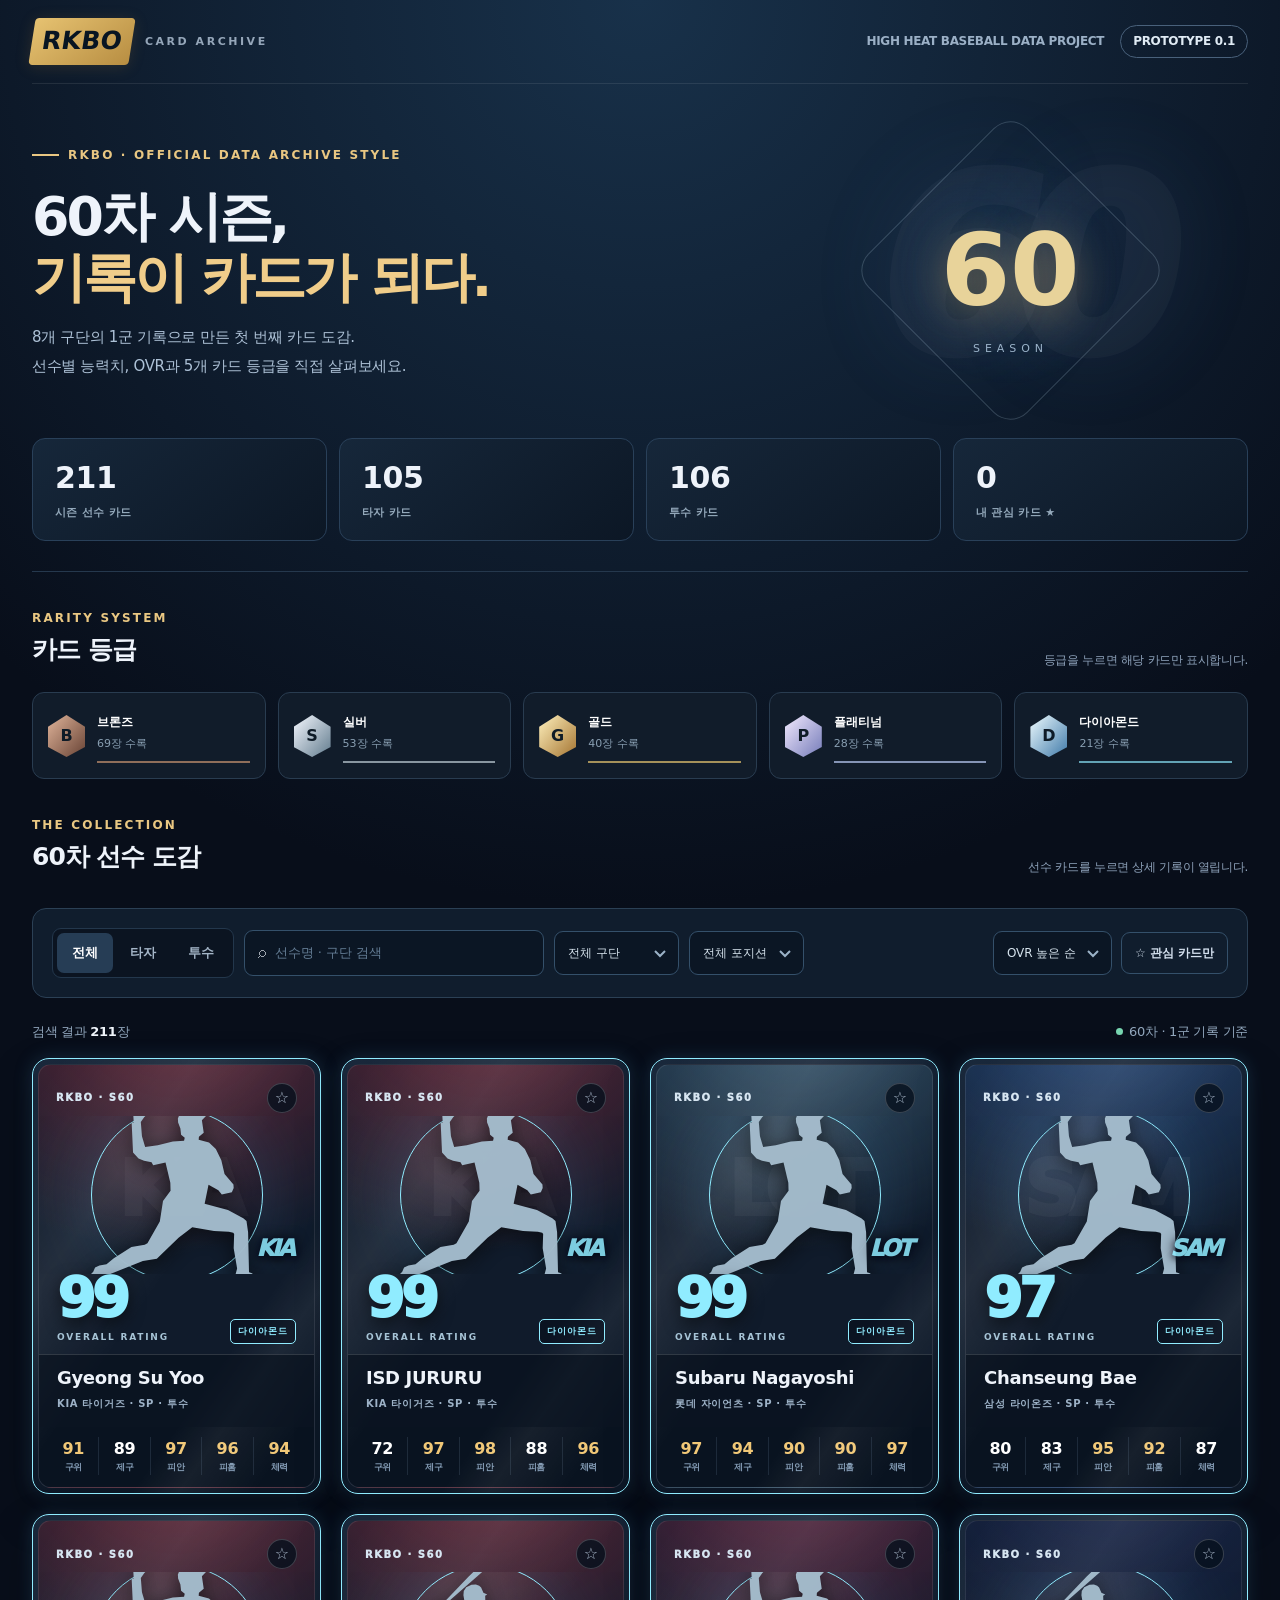
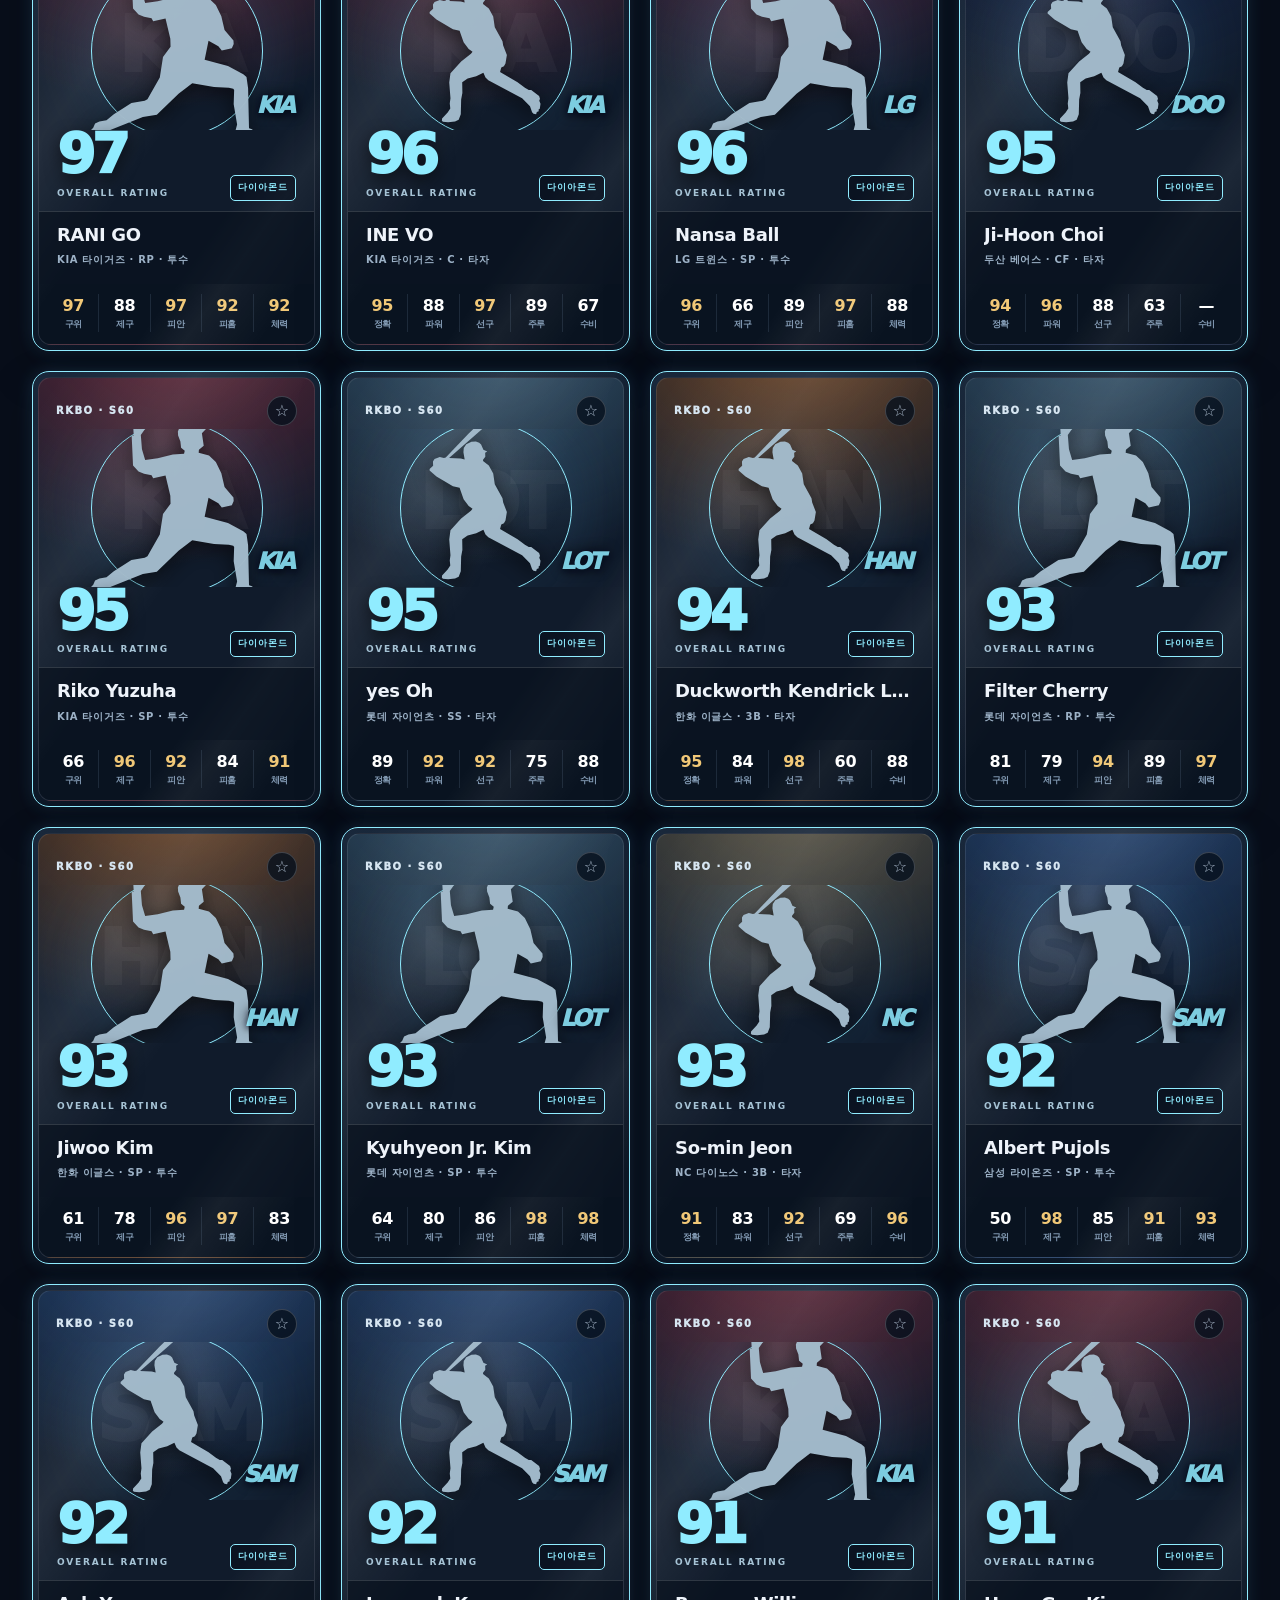
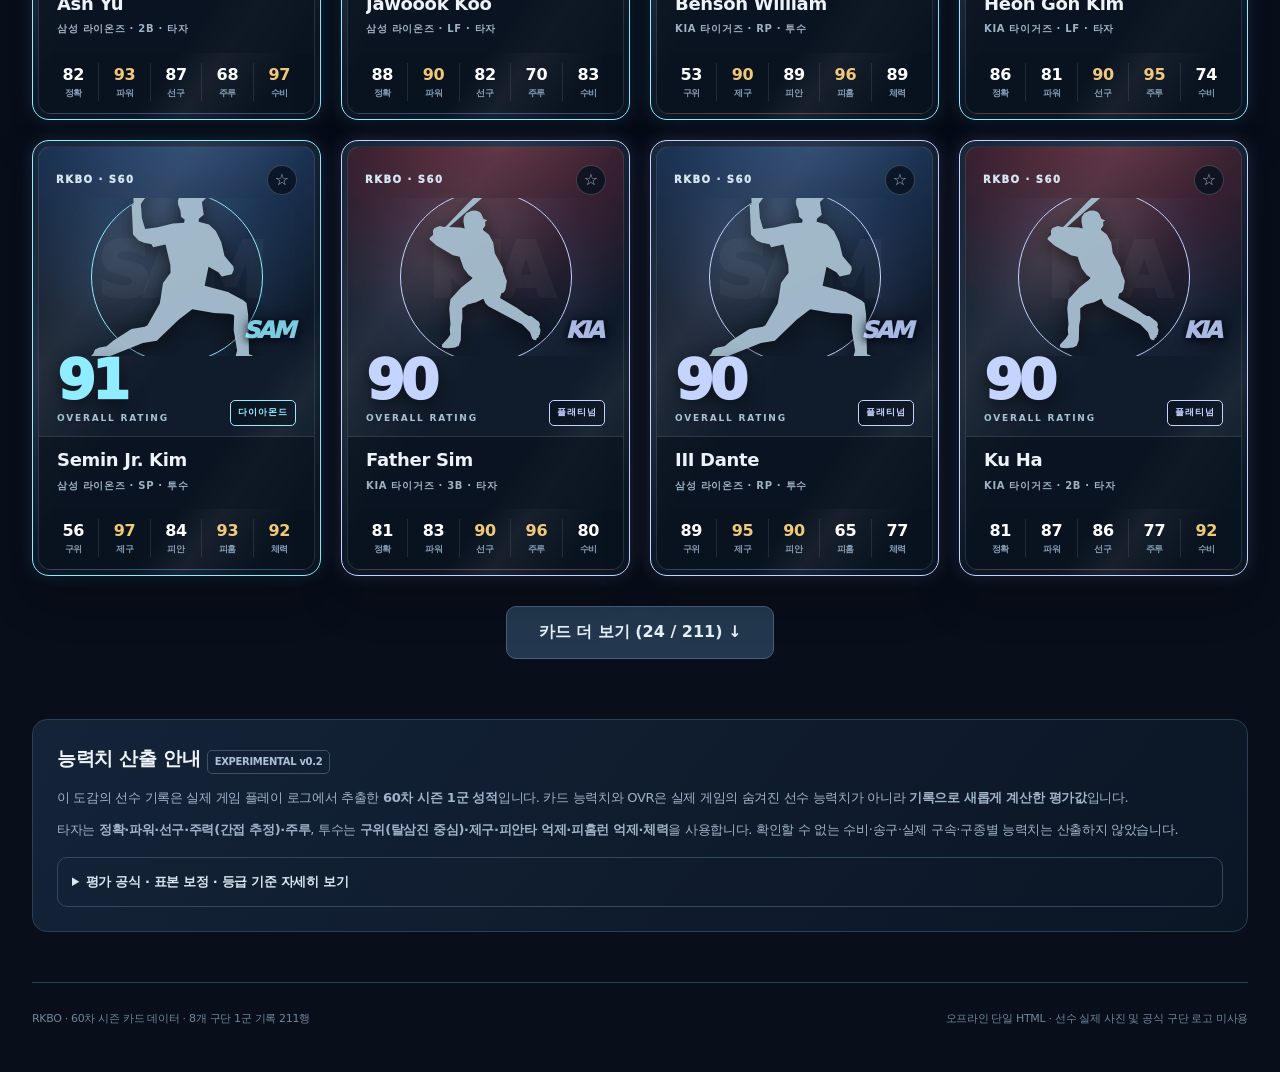
<file: index.html>
<!DOCTYPE html>
<html lang="ko">
<head>
<meta charset="utf-8" />
<meta name="viewport" content="width=device-width, initial-scale=1" />
<meta name="color-scheme" content="dark" />
<title>RKBO 60차 시즌 | 선수 카드 도감</title>
<style>
:root{--bg:#080e1a;--panel:#111c2b;--panel2:#142237;--border:#26384b;--text:#eef3fa;--muted:#8ea2ba;--gold:#f7cd72;--blue:#80bff3}
*{box-sizing:border-box}html{scroll-behavior:smooth}body{margin:0;background:radial-gradient(ellipse 85% 25% at 50% 0%,#18314a 0%,transparent 85%),var(--bg);color:var(--text);font-family:system-ui,-apple-system,"Pretendard","Malgun Gothic",sans-serif;letter-spacing:-.02em;line-height:1.55}button,input,select{font:inherit}button{cursor:pointer}a{color:inherit;text-decoration:none}button:focus-visible,input:focus-visible,select:focus-visible{outline:2px solid #91d2ff;outline-offset:2px}.site{max-width:1480px;margin:auto;padding:0 32px}.nav{display:flex;justify-content:space-between;align-items:center;height:84px;border-bottom:1px solid #ffffff16}.brand{display:flex;align-items:center;gap:13px;font-weight:900;font-size:25px;letter-spacing:.01em}.logo{background:linear-gradient(140deg,#e6c271,#b88e42);color:#081522;padding:4px 10px;transform:skew(-9deg);border-radius:4px;box-shadow:0 2px 15px #a77c342f}.brand-sub{font-size:11px;color:#95a6b9;font-weight:800;letter-spacing:.23em}.nav-right{display:flex;align-items:center;gap:16px;color:#9bb0c6;font-size:12px;font-weight:700}.vtag{border:1px solid #49617b;border-radius:22px;padding:6px 12px;color:#e0ebf4}
.hero{display:grid;grid-template-columns:1.2fr .8fr;gap:30px;align-items:center;padding:62px 0 43px;position:relative;min-height:350px}.eyebrow{display:flex;align-items:center;gap:9px;font-size:12px;letter-spacing:.18em;font-weight:800;color:#e9c782}.line{width:27px;height:2px;background:#e9c782}.hero h1{font-size:clamp(38px,4.2vw,68px);line-height:1.14;letter-spacing:-.055em;margin:21px 0 12px;font-weight:900}.hero h1 em{font-style:normal;color:#f0cd8a}.desc{font-size:15px;color:#adc1d6;line-height:1.9;max-width:600px}.hero-right{position:relative;display:flex;align-items:center;justify-content:center;min-height:230px}.giant60{font-size:clamp(140px,19vw,290px);line-height:1;font-weight:1000;color:#ffffff08;letter-spacing:-.14em;transform:skew(-8deg);user-select:none;text-shadow:0 0 80px #4b7ab821}.hero-emblem{position:absolute;width:225px;height:225px;border:1px solid #b7cfe438;transform:rotate(45deg);border-radius:24px;display:flex;align-items:center;justify-content:center;background:radial-gradient(circle,#244d7444,transparent 72%)}.hero-emblem::before{content:'60';font-size:100px;line-height:1;transform:rotate(-45deg);font-weight:900;color:#e8d39a;text-shadow:0 10px 40px #f0b55a65}.hero-emblem::after{content:'SEASON';position:absolute;transform:rotate(-45deg) translateY(78px);font-size:11px;letter-spacing:.45em;color:#9bb3c9}.stats-head{display:grid;grid-template-columns:repeat(4,minmax(0,1fr));gap:12px;margin:0 0 30px}.kpi{padding:19px 22px;border:1px solid #294059;background:linear-gradient(145deg,#16273a,#0c1725);border-radius:13px}.kpi .number{font-size:30px;font-weight:850;line-height:1.3;font-variant-numeric:tabular-nums}.kpi .label{font-size:11px;color:#94a9bb;font-weight:700;letter-spacing:.03em;margin-top:7px}.divider{border:0;border-top:1px solid #25384d;margin:0}.section-h{display:flex;align-items:end;justify-content:space-between;margin:37px 0 22px;gap:15px}.section-h h2{font-size:25px;letter-spacing:-.04em;margin:3px 0 0}.section-h p{color:var(--muted);font-size:12px;margin:0}.tiers{display:grid;grid-template-columns:repeat(5,minmax(0,1fr));gap:12px}.tier{background:#111c2a;border:1px solid #293c50;border-radius:12px;padding:16px 15px 15px;display:flex;align-items:center;gap:12px;text-align:left;min-width:0;transition:transform .2s,border .2s}.tier:hover{transform:translateY(-3px);border-color:#8299ae}.tier.active{border-color:var(--accent);box-shadow:0 0 0 1px var(--accent) inset}.tier-symbol{display:flex;align-items:center;justify-content:center;width:37px;height:42px;clip-path:polygon(50% 0,100% 28%,100% 76%,50% 100%,0 76%,0 28%);font-weight:900;background:linear-gradient(130deg,var(--t1),var(--t2));color:#0e1b27;flex-shrink:0}.tier-name{font-weight:850;font-size:12px;white-space:nowrap}.tier-count{font-size:11px;color:#899fb2;margin-top:2px}.tier-plug{height:2px;width:100%;background:var(--accent);margin-top:9px;opacity:.65}
.toolbar{margin-top:31px;padding:19px;background:#101d2d;border:1px solid #2b4055;border-radius:14px;display:flex;flex-wrap:wrap;gap:10px;align-items:center}.tabset{display:flex;align-items:center;gap:2px;background:#0b1421;border:1px solid #23374c;border-radius:9px;padding:4px}.tab{border:0;color:#a4b5c7;background:transparent;padding:10px 15px;border-radius:7px;font-size:13px;font-weight:800}.tab.active{background:#263d55;color:#fff}.textsearch{display:flex;align-items:center;gap:9px;flex:1;min-width:200px;max-width:300px;border:1px solid #34506a;background:#0b1624;border-radius:9px;padding:0 13px}.textsearch span{opacity:.65}.textsearch input{border:0;outline:none!important;background:transparent;color:#fff;padding:12px 0;width:100%;font-size:13px}.textsearch input::placeholder{color:#647d95}select{appearance:none;color:#d6e3ed;border:1px solid #34506a;background:#0b1624;border-radius:9px;padding:12px 34px 12px 13px;font-size:12px;min-width:115px;background-image:url("data:image/svg+xml,%3Csvg xmlns='http://www.w3.org/2000/svg' width='16' height='16' fill='none' stroke='%239bb2c7' stroke-width='2'%3E%3Cpath d='m3 6 5 5 5-5'/%3E%3C/svg%3E");background-repeat:no-repeat;background-position:right 10px center}.toolbar-end{display:flex;align-items:center;gap:9px;margin-left:auto}.fav-only{background:transparent;color:#d6e2f0;border:1px solid #34506a;border-radius:9px;padding:11px 13px;white-space:nowrap;font-weight:750;font-size:12px}.fav-only.active{border-color:#d8b771;color:#f2cc77}.cards-info{display:flex;align-items:center;justify-content:space-between;gap:10px;padding:24px 0 16px;color:#92a7bd;font-size:13px}.cards-info strong{color:#f0f5fb;font-weight:850}.legend{display:flex;align-items:center;gap:6px}.dot{width:7px;height:7px;background:#78d6b1;border-radius:50%;display:inline-block}.cards{display:grid;grid-template-columns:repeat(4,minmax(0,1fr));gap:20px}.player-card{position:relative;min-width:0;min-height:398px;background:linear-gradient(155deg,#19283b,#0c1726 80%);border:1px solid var(--rim);border-radius:17px;padding:5px;box-shadow:0 20px 45px #00000042,0 0 18px var(--glow);transition:transform .2s ease,box-shadow .2s ease;cursor:pointer;overflow:hidden}.player-card:hover{transform:translateY(-6px);box-shadow:0 25px 65px #000000a0,0 0 25px var(--glow)}.player-card::before{content:'';position:absolute;inset:0;background:linear-gradient(125deg,transparent 5%,#ffffff15 28%,transparent 48%,transparent 68%,#ffffff0e 76%,transparent 89%);pointer-events:none;mix-blend-mode:screen}.card-inner{height:100%;border:1px solid #ffffff18;border-radius:13px;overflow:hidden;display:flex;flex-direction:column;background:radial-gradient(ellipse 150% 75% at 50% -10%,var(--team-dim),transparent 72%),#101b2b}.card-top{display:flex;align-items:center;justify-content:space-between;padding:18px 17px 0;z-index:1}.card-edition{font-size:10px;font-weight:950;letter-spacing:.15em;color:#d6e5f1}.fav{height:30px;width:30px;border-radius:50%;background:#07111dcc;border:1px solid #ffffff32;color:#a6b5c7;font-size:16px;line-height:1;display:flex;align-items:center;justify-content:center}.fav.on{color:#ffcf77;border-color:#e1b56c}.headshot{min-height:158px;display:flex;align-items:center;justify-content:center;position:relative;overflow:hidden;margin:3px 0 0}.headshot::before{content:'';width:170px;height:170px;position:absolute;border-radius:50%;border:1px solid var(--rim);box-shadow:0 0 70px var(--glow);background:radial-gradient(circle at 40% 25%,#ffffff18,transparent 65%)}.abstract-player{position:absolute;bottom:-28px;width:140px;height:140px;background:linear-gradient(135deg,var(--jersey),#13213a);border-radius:45% 45% 0 0;clip-path:polygon(16% 24%,38% 16%,42% 4%,58% 4%,62% 16%,84% 24%,100% 90%,0 90%);opacity:.89;filter:drop-shadow(0 0 18px var(--glow))}.abstract-player::before{content:'';position:absolute;top:8px;left:56px;width:27px;height:35px;border-radius:50%;background:#9eb3c1;box-shadow:0 2px 10px #081526}.team-ghost{position:absolute;inset:auto 0 25px;text-align:center;font-size:clamp(57px,6vw,100px);letter-spacing:-.13em;font-weight:1000;color:#ffffff0a;user-select:none}.emblem{position:relative;z-index:1;font-weight:1000;font-size:43px;font-style:italic;letter-spacing:-.11em;color:var(--metal);text-shadow:0 4px 20px #000b,-1px -1px #ffffff4d;transform:translateY(-12px)}.card-mid{padding:0 18px 10px;display:flex;justify-content:space-between;align-items:end;gap:8px;z-index:1}.ovrnum{font-size:55px;line-height:.9;font-weight:1000;font-variant-numeric:tabular-nums;letter-spacing:-.07em;color:var(--metal);text-shadow:0 6px 16px #0008}.ovrlabel{font-size:9px;font-weight:850;color:#a6c3d5;letter-spacing:.2em;margin:7px 0 0}.metal-label{font-size:9px;letter-spacing:.12em;font-weight:950;color:var(--metal);padding:5px 7px;border:1px solid var(--rim);border-radius:5px;background:#03091466}.card-name{padding:12px 18px 9px;border-top:1px solid #ffffff25;z-index:1;min-height:73px;background:#08101b99}.card-name h3{font-size:18px;font-weight:850;margin:0;line-height:1.25;white-space:nowrap;text-overflow:ellipsis;overflow:hidden}.card-name p{font-size:10px;letter-spacing:.07em;margin:6px 0 0;color:#9db2c7;font-weight:750}.metric-grid{display:grid;grid-template-columns:repeat(5,minmax(0,1fr));gap:0;margin-top:auto;padding:10px 9px 12px;background:#091320}.m{text-align:center;border-right:1px solid #33435480;min-width:0}.m:last-child{border:0}.m b{font-size:16px;font-variant-numeric:tabular-nums;display:block;line-height:1.5;color:#fff}.m span{display:block;font-size:9px;font-weight:800;color:#829ab3;white-space:nowrap;letter-spacing:-.04em}.m b.elite{color:#f1c877}.empty{border:1px dashed #48617a;border-radius:14px;padding:65px;text-align:center;color:#adc0d4}.more-row{display:flex;justify-content:center;margin:30px auto 60px}.more{background:#23384e;color:#e7f1f9;border:1px solid #476079;padding:13px 32px;border-radius:10px;font-weight:850}.explain{margin:38px 0 50px;border:1px solid #2b4056;border-radius:15px;padding:24px;background:linear-gradient(130deg,#142338,#0b1625)}.explain h2{font-size:19px;margin:0 0 12px}.explain p{color:#9fb4c9;font-size:13px;line-height:1.9;margin:8px 0}.explain details{margin-top:14px;padding:14px;border:1px solid #31495f;border-radius:10px;color:#dbe7f1}.explain summary{cursor:pointer;font-weight:850;font-size:13px}.foot{border-top:1px solid #2c4052;color:#70879b;padding:27px 0 45px;font-size:11px;display:flex;justify-content:space-between;gap:20px}
/* modal */
.dialog-bg{position:fixed;inset:0;background:#03070cbd;backdrop-filter:blur(7px);display:flex;align-items:center;justify-content:center;padding:18px;z-index:999;overflow-y:auto}.dialog-bg[hidden]{display:none}.dialog{width:min(850px,100%);max-height:min(860px,95vh);overflow-y:auto;background:#111e2e;border:1px solid #536c83;border-radius:18px;box-shadow:0 25px 110px #000b}.dialog-hero{background:radial-gradient(ellipse at top left,var(--team-dim),transparent 65%),#142237;padding:28px 32px 24px;position:relative;border-bottom:1px solid #3e5269}.dialog-close{position:absolute;right:18px;top:16px;width:32px;height:32px;background:#0a1423;border:1px solid #40566b;border-radius:8px;color:#eee;font-size:20px}.dialog-topline{font-size:11px;letter-spacing:.12em;color:#d6ba78;font-weight:850}.dialog-title{font-size:clamp(24px,4vw,36px);line-height:1.2;font-weight:900;letter-spacing:-.04em;margin:8px 0 4px}.dialog-sub{color:#a1b6c9;font-size:13px}.dialog-ovr{position:absolute;right:32px;bottom:26px;font-size:48px;line-height:1;font-weight:1000;color:var(--metal);text-align:right}.dialog-ovr span{font-size:10px;display:block;letter-spacing:.2em;color:#a5b9cf}.dialog-content{padding:28px 32px 35px}.modal-cols{display:grid;grid-template-columns:1fr 1fr;gap:30px}.mini-title{font-size:12px;font-weight:850;letter-spacing:.06em;margin:0 0 16px;color:#d6e7f6}.metric-line{display:grid;grid-template-columns:80px 1fr 30px;align-items:center;gap:12px;font-size:12px;margin:12px 0;color:#bccedf}.bar-track{background:#26394c;height:7px;border-radius:8px;overflow:hidden}.bar-fill{height:100%;background:linear-gradient(90deg,var(--metal),#e8f3ff);border-radius:8px}.numeric-metric{color:#fff;text-align:right;font-weight:850;font-variant-numeric:tabular-nums}.stat-table{display:grid;grid-template-columns:repeat(3,minmax(0,1fr));gap:9px}.stat-cell{padding:10px;border:1px solid #31475d;background:#0b1726;border-radius:8px}.stat-cell span{font-size:10px;color:#8ea4bd;display:block}.stat-cell b{font-size:16px;font-variant-numeric:tabular-nums}.note{font-size:12px;line-height:1.85;color:#a8bdcf;margin-top:22px;background:#0b1928;padding:14px;border-left:3px solid #b6a06a;border-radius:6px}.section-row{margin-top:24px;padding-top:17px;border-top:1px solid #2b4257}.tiny{font-size:11px;color:#8fa5ba}.pill{display:inline-flex;border:1px solid #3c5267;border-radius:5px;padding:3px 7px;font-size:10px;color:#acc1d6;font-weight:800;margin-right:5px}
@media(max-width:1150px){.cards{grid-template-columns:repeat(3,minmax(0,1fr))}.tiers{gap:8px}.tier{padding:12px 10px;gap:8px}}
@media(max-width:800px){.site{padding:0 17px}.nav{height:65px}.hero{grid-template-columns:1fr;padding:39px 0 21px;min-height:unset}.hero-right{display:none}.stats-head{grid-template-columns:repeat(2,1fr);gap:9px}.kpi{padding:14px}.tiers{grid-template-columns:repeat(3,minmax(0,1fr))}.cards{grid-template-columns:repeat(2,minmax(0,1fr));gap:12px}.section-h{align-items:start}.toolbar{padding:12px}.toolbar-end{margin-left:0}.dialog-ovr{font-size:34px;right:20px}.dialog-hero{padding:22px 20px}.dialog-content{padding:20px}.modal-cols{grid-template-columns:1fr}.nav-right{gap:8px}.desc{font-size:13px}}
@media(max-width:500px){.hero h1{font-size:36px}.cards{grid-template-columns:1fr;max-width:340px;margin:auto}.player-card{min-height:405px}.tiers{grid-template-columns:repeat(2,minmax(0,1fr))}.tier-name{font-size:11px}.nav-right .right-hide{display:none}.textsearch{max-width:none;min-width:100%}.toolbar-end{width:100%;display:grid;grid-template-columns:1fr 1fr}.toolbar-end select{min-width:0}.foot{flex-direction:column}.dialog-ovr{position:static;text-align:left;margin-top:15px}.stat-table{grid-template-columns:repeat(2,1fr)}.section-h h2{font-size:21px}}
</style>
<link rel="stylesheet" href="./enhancements.css" />
</head>
<body>
<div class="site">
<header class="nav"><a href="#" class="brand"><span class="logo">RKBO</span><span class="brand-sub">CARD ARCHIVE</span></a><div class="nav-right"><span class="right-hide">HIGH HEAT BASEBALL DATA PROJECT</span><span class="vtag">PROTOTYPE 0.1</span></div></header>
<section class="hero"><div><div class="eyebrow"><span class="line"></span> RKBO · OFFICIAL DATA ARCHIVE STYLE</div><h1>60차 시즌,<br><em>기록이 카드가 되다.</em></h1><p class="desc">8개 구단의 1군 기록으로 만든 첫 번째 카드 도감.<br>선수별 능력치, OVR과 5개 카드 등급을 직접 살펴보세요.</p></div><div class="hero-right"><div class="giant60">60</div><div class="hero-emblem"></div></div></section>
<section class="stats-head" aria-label="시즌 개요"><div class="kpi"><div class="number" id="all-count">211</div><div class="label">시즌 선수 카드</div></div><div class="kpi"><div class="number" id="bat-count">105</div><div class="label">타자 카드</div></div><div class="kpi"><div class="number" id="pit-count">106</div><div class="label">투수 카드</div></div><div class="kpi"><div class="number" id="fav-count">0</div><div class="label">내 관심 카드 ★</div></div></section>
<hr class="divider">
<section aria-label="카드 등급"><div class="section-h"><div><div class="eyebrow">RARITY SYSTEM</div><h2>카드 등급</h2></div><p>등급을 누르면 해당 카드만 표시합니다.</p></div><div class="tiers" id="tiers"></div></section>
<section aria-label="선수 카드 도감"><div class="section-h"><div><div class="eyebrow">THE COLLECTION</div><h2>60차 선수 도감</h2></div><p>선수 카드를 누르면 상세 기록이 열립니다.</p></div>
<div class="toolbar"><div class="tabset" role="group" aria-label="선수 유형"><button class="tab active" data-tab="전체" type="button">전체</button><button class="tab" data-tab="타자" type="button">타자</button><button class="tab" data-tab="투수" type="button">투수</button></div><label class="textsearch"><span>⌕</span><input type="search" id="search" placeholder="선수명 · 구단 검색" aria-label="선수명 또는 구단 검색" /></label><select id="team" aria-label="구단 선택"><option value="전체">전체 구단</option></select><select id="position" aria-label="포지션 선택"><option value="전체">전체 포지션</option></select><div class="toolbar-end"><select id="sort" aria-label="정렬"><option value="ovr">OVR 높은 순</option><option value="low">OVR 낮은 순</option><option value="name">이름 순</option><option value="grade">등급 순</option></select><button class="fav-only" id="fav-only" type="button">☆ 관심 카드만</button></div></div>
<div class="cards-info"><span>검색 결과 <strong id="result-count">211</strong>장 <span id="filter-label"></span></span><span class="legend"><i class="dot"></i> 60차 · 1군 기록 기준</span></div><div class="cards" id="cards"></div><div class="more-row"><button type="button" class="more" id="show-more" hidden>카드 더 보기 ↓</button></div></section>
<section class="explain"><h2>능력치 산출 안내 <span class="pill">EXPERIMENTAL v0.2</span></h2><p>이 도감의 선수 기록은 실제 게임 플레이 로그에서 추출한 <b>60차 시즌 1군 성적</b>입니다. 카드 능력치와 OVR은 실제 게임의 숨겨진 선수 능력치가 아니라 <b>기록으로 새롭게 계산한 평가값</b>입니다.</p><p>타자는 <b>정확·파워·선구·주력(간접 추정)·주루</b>, 투수는 <b>구위(탈삼진 중심)·제구·피안타 억제·피홈런 억제·체력</b>을 사용합니다. 확인할 수 없는 수비·송구·실제 구속·구종별 능력치는 산출하지 않았습니다.</p><details><summary>평가 공식 · 표본 보정 · 등급 기준 자세히 보기</summary><p><b>기록 기반 지표:</b> 타율, ISO, 홈런/타수, BB/(AB+BB), K/(AB+BB), 도루시도/타수, 3루타/타수, 도루성공률, 투수 K/9·BB/9·H/9·HR/9, 이닝/선발경기 또는 이닝/경기.</p><p><b>평가 비교집단:</b> 타자는 300타수 이상 72명, 투수는 45이닝 이상 88명의 60차 1군 선수. 개별 지표를 비교집단 평균 쪽으로 축소 보정한 후 백분위 기반 50~98점으로 변환합니다. 기준 표본량(타자 180타수, 도루 관련 250타수 또는 8회, 투수 35이닝)을 사전값으로 사용합니다.</p><p><b>능력치 가중지수:</b> 타자는 정확 32%, 파워 32%, 선구 23%, 주력 7%, 주루 6%. 투수는 구위 28%, 제구 25%, 피안타 억제 24%, 피홈런 억제 15%, 체력 8%.</p><p><b>OVR:</b> round(능력치 가중지수 × 0.30 + (54 + 44 × 동일 유형 내 가중지수 백분위) × 0.70). 타자·투수는 서로 별도로 백분위를 계산합니다.</p><p><b>등급:</b> 브론즈 64 이하 / 실버 65~74 / 골드 75~83 / 플레티넘 84~90 / 다이아몬드 91 이상. 플레이 테스트 전의 임시 기준입니다.</p><p><b>한계:</b> 실제 타석 수(PA)와 수비 지표가 없으므로 일부 비율은 타수와 볼넷으로 근사합니다. 적은 출장 기록을 보정해도 완벽한 실력 추정은 아니며, 상대 전력·구장 환경 보정도 아직 적용하지 않았습니다. 구위는 구속이 아닌 탈삼진 성향에 대한 카드용 평가입니다.</p></details></section>
<footer class="foot"><span>RKBO · 60차 시즌 카드 데이터 · 8개 구단 1군 기록 211행</span><span>오프라인 단일 HTML · 선수 실제 사진 및 공식 구단 로고 미사용</span></footer>
</div>
<div class="dialog-bg" id="modal" role="presentation" hidden><div class="dialog" role="dialog" aria-modal="true" aria-label="선수 상세 기록" id="dialog"><div id="modal-body"></div></div></div>
<script src="./enhancements.js"></script>
<script id="data" type="application/json">[{"id":"60-DOO-타-001","season":60,"team":"DOO","teamLabel":"두산 베어스","name":"Ji-Hoon Choi","rawName":"Choi , Ji-Hoon","type":"타자","pos":"CF","stats":{"G":151,"Avg":0.353,"Obp":0.441,"Slg":0.647,"Ab":479,"H":169,"2B":31,"3B":1,"Hr":36,"R":93,"Rbi":119,"BB":71,"K":53,"Sb":1,"Cs":1},"sample":479,"indicators":{"AVG":0.353,"ISO":0.294,"HR_AB":0.07515657620041753,"BB_ABBB":0.1290909090909091,"K_ABBB":0.09636363636363636,"ATT_AB":0.0041753653444676405,"TRI_AB":0.0020876826722338203,"SB_PCT":0.5,"SB_ATT":2},"ratings":{"정확":94,"파워":96,"선구":88,"주루":63,"수비":null},"unavailable":["수비 기록 없음","실제 달리기 속도"],"derived":{"OPS":1.088,"ISO":0.294,"HR/AB":0.0752,"BB/(AB+BB)":0.1291,"K/(AB+BB)":0.0964,"도루성공률":0.5},"skillIndex":89.44,"ovr":95,"grade":"다이아몬드","rank":2,"fieldPositions":[],"fieldSource":"HHRecord: Season Fielding Records","fieldPrimary":null,"fieldScoreSource":"미산정","fieldRating":null,"sampleRatio":1,"potentialOVR":94.6,"ovrNoCap":95,"gradeCap":99,"ovrLogic":{"표본비율":1,"등급상한OVR":99,"상한전OVR":95,"기량지표":94.6}},{"id":"60-DOO-타-002","season":60,"team":"DOO","teamLabel":"두산 베어스","name":"Sik Chun","rawName":"Chun , Sik","type":"타자","pos":"2B","stats":{"G":55,"Avg":0.266,"Obp":0.317,"Slg":0.341,"Ab":214,"H":57,"2B":10,"3B":0,"Hr":2,"R":22,"Rbi":30,"BB":14,"K":36,"Sb":0,"Cs":0},"sample":214,"indicators":{"AVG":0.266,"ISO":0.075,"HR_AB":0.009345794392523364,"BB_ABBB":0.06140350877192982,"K_ABBB":0.15789473684210525,"ATT_AB":0.0,"TRI_AB":0.0,"SB_PCT":0.0,"SB_ATT":0},"ratings":{"정확":69,"파워":70,"선구":58,"주루":69,"수비":80},"unavailable":["수비 정확도·수비 범위 직접 측정 불가","실제 달리기 속도"],"derived":{"OPS":0.658,"ISO":0.075,"HR/AB":0.0093,"BB/(AB+BB)":0.0614,"K/(AB+BB)":0.1579,"도루성공률":null},"skillIndex":67.44,"ovr":60,"grade":"브론즈","rank":76,"fieldPositions":[{"A":99,"PO":60,"E":3,"INN":447.0,"POS":"2B","CHANCES":162}],"fieldSource":"HHRecord: Season Fielding Records","fieldPrimary":{"A":99,"PO":60,"E":3,"INN":447.0,"POS":"2B","CHANCES":162},"fieldScoreSource":"기록 기반 추정","fieldRating":80,"sampleRatio":0.486,"potentialOVR":66.1,"ovrNoCap":60,"gradeCap":83,"ovrLogic":{"표본비율":0.486,"등급상한OVR":83,"상한전OVR":60,"기량지표":66.1}},{"id":"60-DOO-타-003","season":60,"team":"DOO","teamLabel":"두산 베어스","name":"dy Cin","rawName":"Cin , dy","type":"타자","pos":"RF","stats":{"G":130,"Avg":0.283,"Obp":0.355,"Slg":0.34,"Ab":494,"H":140,"2B":13,"3B":3,"Hr":3,"R":71,"Rbi":53,"BB":52,"K":59,"Sb":1,"Cs":3},"sample":494,"indicators":{"AVG":0.283,"ISO":0.057,"HR_AB":0.006072874493927126,"BB_ABBB":0.09523809523809523,"K_ABBB":0.10805860805860806,"ATT_AB":0.008097165991902834,"TRI_AB":0.006072874493927126,"SB_PCT":0.25,"SB_ATT":4},"ratings":{"정확":77,"파워":59,"선구":71,"주루":70,"수비":72},"unavailable":["수비 정확도·수비 범위 직접 측정 불가","실제 달리기 속도"],"derived":{"OPS":0.695,"ISO":0.057,"HR/AB":0.0061,"BB/(AB+BB)":0.0952,"K/(AB+BB)":0.1081,"도루성공률":0.25},"skillIndex":69.18,"ovr":69,"grade":"실버","rank":51,"fieldPositions":[{"A":5,"PO":284,"E":18,"INN":873.33,"POS":"RF","CHANCES":307}],"fieldSource":"HHRecord: Season Fielding Records","fieldPrimary":{"A":5,"PO":284,"E":18,"INN":873.33,"POS":"RF","CHANCES":307},"fieldScoreSource":"기록 기반 추정","fieldRating":72,"sampleRatio":1,"potentialOVR":69.3,"ovrNoCap":69,"gradeCap":99,"ovrLogic":{"표본비율":1,"등급상한OVR":99,"상한전OVR":69,"기량지표":69.3}},{"id":"60-DOO-타-004","season":60,"team":"DOO","teamLabel":"두산 베어스","name":"Catcher I DOOSAN","rawName":"DOOSAN , Catcher I","type":"타자","pos":"C","stats":{"G":26,"Avg":0.213,"Obp":0.25,"Slg":0.246,"Ab":61,"H":13,"2B":2,"3B":0,"Hr":0,"R":9,"Rbi":9,"BB":2,"K":11,"Sb":0,"Cs":0},"sample":61,"indicators":{"AVG":0.213,"ISO":0.033,"HR_AB":0.0,"BB_ABBB":0.031746031746031744,"K_ABBB":0.1746031746031746,"ATT_AB":0.0,"TRI_AB":0.0,"SB_PCT":0.0,"SB_ATT":0},"ratings":{"정확":64,"파워":72,"선구":60,"주루":77,"수비":66},"unavailable":["수비 정확도·수비 범위 직접 측정 불가","실제 달리기 속도"],"derived":{"OPS":0.496,"ISO":0.033,"HR/AB":0.0,"BB/(AB+BB)":0.0317,"K/(AB+BB)":0.1746,"도루성공률":null},"skillIndex":66.72,"ovr":56,"grade":"브론즈","rank":102,"fieldPositions":[{"A":5,"PO":93,"E":2,"PB":76,"SB_ALLOWED":5,"INN":139.0,"POS":"C","CHANCES":100}],"fieldSource":"HHRecord: Season Fielding Records","fieldPrimary":{"A":5,"PO":93,"E":2,"PB":76,"SB_ALLOWED":5,"INN":139.0,"POS":"C","CHANCES":100},"fieldScoreSource":"기록 기반 추정","fieldRating":66,"sampleRatio":0.139,"potentialOVR":65.2,"ovrNoCap":56,"gradeCap":64,"ovrLogic":{"표본비율":0.139,"등급상한OVR":64,"상한전OVR":56,"기량지표":65.2}},{"id":"60-DOO-타-005","season":60,"team":"DOO","teamLabel":"두산 베어스","name":"Park Jihyun DOOSAN","rawName":"DOOSAN , Park Jihyun","type":"타자","pos":"1B","stats":{"G":72,"Avg":0.29,"Obp":0.38,"Slg":0.475,"Ab":276,"H":80,"2B":10,"3B":1,"Hr":13,"R":54,"Rbi":61,"BB":38,"K":45,"Sb":1,"Cs":2},"sample":276,"indicators":{"AVG":0.29,"ISO":0.185,"HR_AB":0.04710144927536232,"BB_ABBB":0.12101910828025478,"K_ABBB":0.14331210191082802,"ATT_AB":0.010869565217391304,"TRI_AB":0.0036231884057971015,"SB_PCT":0.3333333333333333,"SB_ATT":3},"ratings":{"정확":76,"파워":86,"선구":79,"주루":74,"수비":69},"unavailable":["수비 정확도·수비 범위 직접 측정 불가","실제 달리기 속도"],"derived":{"OPS":0.855,"ISO":0.185,"HR/AB":0.0471,"BB/(AB+BB)":0.121,"K/(AB+BB)":0.1433,"도루성공률":0.333},"skillIndex":79.21,"ovr":75,"grade":"골드","rank":37,"fieldPositions":[{"A":2,"PO":398,"E":12,"INN":402.67,"POS":"1B","CHANCES":412}],"fieldSource":"HHRecord: Season Fielding Records","fieldPrimary":{"A":2,"PO":398,"E":12,"INN":402.67,"POS":"1B","CHANCES":412},"fieldScoreSource":"기록 기반 추정","fieldRating":69,"sampleRatio":0.627,"potentialOVR":84.2,"ovrNoCap":75,"gradeCap":83,"ovrLogic":{"표본비율":0.627,"등급상한OVR":83,"상한전OVR":75,"기량지표":84.2}},{"id":"60-DOO-타-006","season":60,"team":"DOO","teamLabel":"두산 베어스","name":"RF DOOSAN","rawName":"DOOSAN , RF","type":"타자","pos":"RF","stats":{"G":27,"Avg":0.238,"Obp":0.304,"Slg":0.274,"Ab":84,"H":20,"2B":1,"3B":1,"Hr":0,"R":12,"Rbi":7,"BB":8,"K":22,"Sb":0,"Cs":0},"sample":84,"indicators":{"AVG":0.238,"ISO":0.036,"HR_AB":0.0,"BB_ABBB":0.08695652173913043,"K_ABBB":0.2391304347826087,"ATT_AB":0.0,"TRI_AB":0.011904761904761904,"SB_PCT":0.0,"SB_ATT":0},"ratings":{"정확":63,"파워":70,"선구":66,"주루":79,"수비":68},"unavailable":["수비 정확도·수비 범위 직접 측정 불가","실제 달리기 속도"],"derived":{"OPS":0.578,"ISO":0.036,"HR/AB":0.0,"BB/(AB+BB)":0.087,"K/(AB+BB)":0.2391,"도루성공률":null},"skillIndex":67.44,"ovr":57,"grade":"브론즈","rank":92,"fieldPositions":[{"A":4,"PO":62,"E":13,"INN":142.0,"POS":"CF","CHANCES":79}],"fieldSource":"HHRecord: Season Fielding Records","fieldPrimary":{"A":4,"PO":62,"E":13,"INN":142.0,"POS":"CF","CHANCES":79},"fieldScoreSource":"기록 기반 추정","fieldRating":68,"sampleRatio":0.191,"potentialOVR":66.1,"ovrNoCap":57,"gradeCap":64,"ovrLogic":{"표본비율":0.191,"등급상한OVR":64,"상한전OVR":57,"기량지표":66.1}},{"id":"60-DOO-타-007","season":60,"team":"DOO","teamLabel":"두산 베어스","name":"Miho Guk","rawName":"Guk , Miho","type":"타자","pos":"LF","stats":{"G":148,"Avg":0.296,"Obp":0.37,"Slg":0.438,"Ab":609,"H":180,"2B":28,"3B":1,"Hr":19,"R":117,"Rbi":99,"BB":68,"K":71,"Sb":0,"Cs":4},"sample":609,"indicators":{"AVG":0.296,"ISO":0.142,"HR_AB":0.031198686371100164,"BB_ABBB":0.10044313146233383,"K_ABBB":0.10487444608567208,"ATT_AB":0.006568144499178982,"TRI_AB":0.0016420361247947454,"SB_PCT":0.0,"SB_ATT":4},"ratings":{"정확":83,"파워":81,"선구":73,"주루":58,"수비":95},"unavailable":["수비 정확도·수비 범위 직접 측정 불가","실제 달리기 속도"],"derived":{"OPS":0.808,"ISO":0.142,"HR/AB":0.0312,"BB/(AB+BB)":0.1004,"K/(AB+BB)":0.1049,"도루성공률":0.0},"skillIndex":78.8,"ovr":83,"grade":"골드","rank":22,"fieldPositions":[{"A":3,"PO":442,"E":7,"INN":1307.0,"POS":"LF","CHANCES":452}],"fieldSource":"HHRecord: Season Fielding Records","fieldPrimary":{"A":3,"PO":442,"E":7,"INN":1307.0,"POS":"LF","CHANCES":452},"fieldScoreSource":"기록 기반 추정","fieldRating":95,"sampleRatio":1,"potentialOVR":83.4,"ovrNoCap":83,"gradeCap":99,"ovrLogic":{"표본비율":1,"등급상한OVR":99,"상한전OVR":83,"기량지표":83.4}},{"id":"60-DOO-타-008","season":60,"team":"DOO","teamLabel":"두산 베어스","name":"CoChi Han","rawName":"Han , CoChi","type":"타자","pos":"SS","stats":{"G":49,"Avg":0.309,"Obp":0.371,"Slg":0.375,"Ab":152,"H":47,"2B":8,"3B":1,"Hr":0,"R":25,"Rbi":23,"BB":14,"K":12,"Sb":1,"Cs":1},"sample":152,"indicators":{"AVG":0.309,"ISO":0.066,"HR_AB":0.0,"BB_ABBB":0.08433734939759036,"K_ABBB":0.07228915662650602,"ATT_AB":0.013157894736842105,"TRI_AB":0.006578947368421052,"SB_PCT":0.5,"SB_ATT":2},"ratings":{"정확":86,"파워":69,"선구":71,"주루":78,"수비":70},"unavailable":["수비 정확도·수비 범위 직접 측정 불가","실제 달리기 속도"],"derived":{"OPS":0.746,"ISO":0.066,"HR/AB":0.0,"BB/(AB+BB)":0.0843,"K/(AB+BB)":0.0723,"도루성공률":0.5},"skillIndex":75.68,"ovr":65,"grade":"실버","rank":60,"fieldPositions":[{"A":13,"PO":10,"E":2,"INN":63.0,"POS":"3B","CHANCES":25}],"fieldSource":"HHRecord: Season Fielding Records","fieldPrimary":{"A":13,"PO":10,"E":2,"INN":63.0,"POS":"3B","CHANCES":25},"fieldScoreSource":"기록 기반 추정","fieldRating":70,"sampleRatio":0.345,"potentialOVR":79.0,"ovrNoCap":65,"gradeCap":74,"ovrLogic":{"표본비율":0.345,"등급상한OVR":74,"상한전OVR":65,"기량지표":79.0}},{"id":"60-DOO-타-009","season":60,"team":"DOO","teamLabel":"두산 베어스","name":"Miku Hatsune","rawName":"Hatsune , Miku","type":"타자","pos":"SS","stats":{"G":144,"Avg":0.292,"Obp":0.359,"Slg":0.339,"Ab":590,"H":172,"2B":14,"3B":4,"Hr":2,"R":97,"Rbi":65,"BB":58,"K":68,"Sb":1,"Cs":4},"sample":590,"indicators":{"AVG":0.292,"ISO":0.047,"HR_AB":0.003389830508474576,"BB_ABBB":0.08950617283950617,"K_ABBB":0.10493827160493827,"ATT_AB":0.00847457627118644,"TRI_AB":0.006779661016949152,"SB_PCT":0.2,"SB_ATT":5},"ratings":{"정확":82,"파워":56,"선구":67,"주루":68,"수비":57},"unavailable":["수비 정확도·수비 범위 직접 측정 불가","실제 달리기 속도"],"derived":{"OPS":0.698,"ISO":0.047,"HR/AB":0.0034,"BB/(AB+BB)":0.0895,"K/(AB+BB)":0.1049,"도루성공률":0.2},"skillIndex":67.87,"ovr":67,"grade":"실버","rank":56,"fieldPositions":[{"A":282,"PO":152,"E":39,"INN":1284.67,"POS":"SS","CHANCES":473}],"fieldSource":"HHRecord: Season Fielding Records","fieldPrimary":{"A":282,"PO":152,"E":39,"INN":1284.67,"POS":"SS","CHANCES":473},"fieldScoreSource":"기록 기반 추정","fieldRating":57,"sampleRatio":1,"potentialOVR":66.9,"ovrNoCap":67,"gradeCap":99,"ovrLogic":{"표본비율":1,"등급상한OVR":99,"상한전OVR":67,"기량지표":66.9}},{"id":"60-DOO-타-010","season":60,"team":"DOO","teamLabel":"두산 베어스","name":"DFM Huz","rawName":"Huz , DFM","type":"타자","pos":"C","stats":{"G":143,"Avg":0.273,"Obp":0.37,"Slg":0.328,"Ab":494,"H":135,"2B":19,"3B":1,"Hr":2,"R":83,"Rbi":70,"BB":68,"K":57,"Sb":2,"Cs":0},"sample":494,"indicators":{"AVG":0.273,"ISO":0.055,"HR_AB":0.004048582995951417,"BB_ABBB":0.12099644128113879,"K_ABBB":0.10142348754448399,"ATT_AB":0.004048582995951417,"TRI_AB":0.0020242914979757085,"SB_PCT":1.0,"SB_ATT":2},"ratings":{"정확":77,"파워":58,"선구":84,"주루":66,"수비":71},"unavailable":["수비 정확도·수비 범위 직접 측정 불가","실제 달리기 속도"],"derived":{"OPS":0.698,"ISO":0.055,"HR/AB":0.004,"BB/(AB+BB)":0.121,"K/(AB+BB)":0.1014,"도루성공률":1.0},"skillIndex":71.48,"ovr":74,"grade":"실버","rank":40,"fieldPositions":[{"A":94,"PO":706,"E":6,"PB":76,"SB_ALLOWED":88,"INN":1240.33,"POS":"C","CHANCES":806}],"fieldSource":"HHRecord: Season Fielding Records","fieldPrimary":{"A":94,"PO":706,"E":6,"PB":76,"SB_ALLOWED":88,"INN":1240.33,"POS":"C","CHANCES":806},"fieldScoreSource":"기록 기반 추정","fieldRating":71,"sampleRatio":1,"potentialOVR":74.3,"ovrNoCap":74,"gradeCap":99,"ovrLogic":{"표본비율":1,"등급상한OVR":99,"상한전OVR":74,"기량지표":74.3}},{"id":"60-DOO-타-011","season":60,"team":"DOO","teamLabel":"두산 베어스","name":"Do-Yeong Kim","rawName":"Kim , Do-Yeong","type":"타자","pos":"2B","stats":{"G":124,"Avg":0.239,"Obp":0.305,"Slg":0.346,"Ab":482,"H":115,"2B":19,"3B":0,"Hr":11,"R":75,"Rbi":54,"BB":44,"K":94,"Sb":2,"Cs":1},"sample":482,"indicators":{"AVG":0.239,"ISO":0.107,"HR_AB":0.022821576763485476,"BB_ABBB":0.08365019011406843,"K_ABBB":0.17870722433460076,"ATT_AB":0.006224066390041493,"TRI_AB":0.0,"SB_PCT":0.6666666666666666,"SB_ATT":3},"ratings":{"정확":58,"파워":75,"선구":58,"주루":65,"수비":73},"unavailable":["수비 정확도·수비 범위 직접 측정 불가","실제 달리기 속도"],"derived":{"OPS":0.651,"ISO":0.107,"HR/AB":0.0228,"BB/(AB+BB)":0.0837,"K/(AB+BB)":0.1787,"도루성공률":0.667},"skillIndex":64.73,"ovr":63,"grade":"브론즈","rank":67,"fieldPositions":[{"A":207,"PO":106,"E":11,"INN":923.33,"POS":"2B","CHANCES":324}],"fieldSource":"HHRecord: Season Fielding Records","fieldPrimary":{"A":207,"PO":106,"E":11,"INN":923.33,"POS":"2B","CHANCES":324},"fieldScoreSource":"기록 기반 추정","fieldRating":73,"sampleRatio":1,"potentialOVR":63.1,"ovrNoCap":63,"gradeCap":99,"ovrLogic":{"표본비율":1,"등급상한OVR":99,"상한전OVR":63,"기량지표":63.1}},{"id":"60-DOO-타-012","season":60,"team":"DOO","teamLabel":"두산 베어스","name":"Ju-eun Lee","rawName":"Lee , Ju-eun","type":"타자","pos":"RF","stats":{"G":110,"Avg":0.254,"Obp":0.319,"Slg":0.331,"Ab":417,"H":106,"2B":8,"3B":0,"Hr":8,"R":61,"Rbi":62,"BB":40,"K":73,"Sb":1,"Cs":3},"sample":417,"indicators":{"AVG":0.254,"ISO":0.077,"HR_AB":0.019184652278177457,"BB_ABBB":0.087527352297593,"K_ABBB":0.15973741794310722,"ATT_AB":0.009592326139088728,"TRI_AB":0.0,"SB_PCT":0.25,"SB_ATT":4},"ratings":{"정확":64,"파워":71,"선구":62,"주루":67,"수비":68},"unavailable":["수비 정확도·수비 범위 직접 측정 불가","실제 달리기 속도"],"derived":{"OPS":0.65,"ISO":0.077,"HR/AB":0.0192,"BB/(AB+BB)":0.0875,"K/(AB+BB)":0.1597,"도루성공률":0.25},"skillIndex":66.19,"ovr":64,"grade":"브론즈","rank":64,"fieldPositions":[{"A":1,"PO":155,"E":11,"INN":476.0,"POS":"RF","CHANCES":167}],"fieldSource":"HHRecord: Season Fielding Records","fieldPrimary":{"A":1,"PO":155,"E":11,"INN":476.0,"POS":"RF","CHANCES":167},"fieldScoreSource":"기록 기반 추정","fieldRating":68,"sampleRatio":0.948,"potentialOVR":64.8,"ovrNoCap":64,"gradeCap":99,"ovrLogic":{"표본비율":0.948,"등급상한OVR":99,"상한전OVR":64,"기량지표":64.8}},{"id":"60-DOO-타-013","season":60,"team":"DOO","teamLabel":"두산 베어스","name":"Sang Hyun Park","rawName":"Park , Sang Hyun","type":"타자","pos":"1B","stats":{"G":147,"Avg":0.273,"Obp":0.31,"Slg":0.318,"Ab":582,"H":159,"2B":18,"3B":4,"Hr":0,"R":71,"Rbi":64,"BB":30,"K":56,"Sb":2,"Cs":2},"sample":582,"indicators":{"AVG":0.273,"ISO":0.045,"HR_AB":0.0,"BB_ABBB":0.049019607843137254,"K_ABBB":0.0915032679738562,"ATT_AB":0.006872852233676976,"TRI_AB":0.006872852233676976,"SB_PCT":0.5,"SB_ATT":4},"ratings":{"정확":79,"파워":52,"선구":60,"주루":69,"수비":62},"unavailable":["수비 정확도·수비 범위 직접 측정 불가","실제 달리기 속도"],"derived":{"OPS":0.628,"ISO":0.045,"HR/AB":0.0,"BB/(AB+BB)":0.049,"K/(AB+BB)":0.0915,"도루성공률":0.5},"skillIndex":64.44,"ovr":62,"grade":"브론즈","rank":69,"fieldPositions":[{"A":4,"PO":864,"E":27,"INN":879.33,"POS":"1B","CHANCES":895}],"fieldSource":"HHRecord: Season Fielding Records","fieldPrimary":{"A":4,"PO":864,"E":27,"INN":879.33,"POS":"1B","CHANCES":895},"fieldScoreSource":"기록 기반 추정","fieldRating":62,"sampleRatio":1,"potentialOVR":61.8,"ovrNoCap":62,"gradeCap":99,"ovrLogic":{"표본비율":1,"등급상한OVR":99,"상한전OVR":62,"기량지표":61.8}},{"id":"60-DOO-타-014","season":60,"team":"DOO","teamLabel":"두산 베어스","name":"ChaeYeon Queen","rawName":"Queen , ChaeYeon","type":"타자","pos":"3B","stats":{"G":148,"Avg":0.31,"Obp":0.372,"Slg":0.371,"Ab":642,"H":199,"2B":29,"3B":2,"Hr":2,"R":106,"Rbi":72,"BB":62,"K":46,"Sb":3,"Cs":3},"sample":642,"indicators":{"AVG":0.31,"ISO":0.061,"HR_AB":0.003115264797507788,"BB_ABBB":0.08806818181818182,"K_ABBB":0.06534090909090909,"ATT_AB":0.009345794392523364,"TRI_AB":0.003115264797507788,"SB_PCT":0.5,"SB_ATT":6},"ratings":{"정확":94,"파워":57,"선구":69,"주루":70,"수비":67},"unavailable":["수비 정확도·수비 범위 직접 측정 불가","실제 달리기 속도"],"derived":{"OPS":0.743,"ISO":0.061,"HR/AB":0.0031,"BB/(AB+BB)":0.0881,"K/(AB+BB)":0.0653,"도루성공률":0.5},"skillIndex":73.24,"ovr":76,"grade":"골드","rank":35,"fieldPositions":[{"A":235,"PO":196,"E":21,"INN":1278.33,"POS":"3B","CHANCES":452}],"fieldSource":"HHRecord: Season Fielding Records","fieldPrimary":{"A":235,"PO":196,"E":21,"INN":1278.33,"POS":"3B","CHANCES":452},"fieldScoreSource":"기록 기반 추정","fieldRating":67,"sampleRatio":1,"potentialOVR":76.4,"ovrNoCap":76,"gradeCap":99,"ovrLogic":{"표본비율":1,"등급상한OVR":99,"상한전OVR":76,"기량지표":76.4}},{"id":"60-DOO-투-001","season":60,"team":"DOO","teamLabel":"두산 베어스","name":"MINAMI DOOSAN","rawName":"DOOSAN , MINAMI","type":"투수","pos":"SP","stats":{"ERA":3.9,"W":9,"L":11,"S":0,"BS":0,"G":33,"GS":33,"CG":2,"SHO":2,"IP":184.7,"K":58,"BB":66,"H":209,"2B":21,"3B":2,"HR":16,"SB":20,"CS":11,"BK":0,"WP":8,"R":111,"ER":80,"Avg":0.274,"Obp":0.332,"Slg":0.37,"IP_outs":554,"IP_real":184.66666666666666},"sample":184.667,"indicators":{"K9":2.8267148014440435,"BB9":3.216606498194946,"H9":10.18592057761733,"HR9":0.7797833935018051,"IP_PER_GS":5.595959595959596,"IP_PER_G":5.595959595959596},"ratings":{"구위":55,"제구":92,"피안타 억제":68,"피홈런 억제":78,"체력":80},"unavailable":["구속","변화구","실제 구위"],"derived":{"K/9":2.83,"BB/9":3.22,"H/9":10.19,"HR/9":0.78,"IP/GS":5.6,"IP/G":5.6},"skillIndex":74.94,"ovr":80,"grade":"골드","rank":38,"eraRating":80,"sampleRatio":1,"potentialOVR":77.7,"ovrNoCap":80,"gradeCap":99,"ovrLogic":{"표본비율":1,"등급상한OVR":99,"상한전OVR":80,"기량지표":77.7}},{"id":"60-DOO-투-002","season":60,"team":"DOO","teamLabel":"두산 베어스","name":"RP DOOSAN","rawName":"DOOSAN , RP","type":"투수","pos":"RP","stats":{"ERA":3.82,"W":3,"L":2,"S":0,"BS":2,"G":26,"GS":0,"CG":0,"SHO":0,"IP":40,"K":9,"BB":18,"H":45,"2B":7,"3B":2,"HR":3,"SB":3,"CS":1,"BK":0,"WP":1,"R":25,"ER":17,"Avg":0.273,"Obp":0.344,"Slg":0.394,"IP_outs":120,"IP_real":40.0},"sample":40.0,"indicators":{"K9":2.025,"BB9":4.05,"H9":10.125,"HR9":0.675,"IP_PER_GS":40.0,"IP_PER_G":1.5384615384615385},"ratings":{"구위":59,"제구":73,"피안타 억제":73,"피홈런 억제":79,"체력":70},"unavailable":["구속","변화구","실제 구위"],"derived":{"K/9":2.02,"BB/9":4.05,"H/9":10.12,"HR/9":0.68,"IP/GS":null,"IP/G":1.54},"skillIndex":73.04,"ovr":73,"grade":"실버","rank":55,"eraRating":81,"sampleRatio":0.889,"potentialOVR":75.3,"ovrNoCap":73,"gradeCap":99,"ovrLogic":{"표본비율":0.889,"등급상한OVR":99,"상한전OVR":73,"기량지표":75.3}},{"id":"60-DOO-투-003","season":60,"team":"DOO","teamLabel":"두산 베어스","name":"Bao Fu","rawName":"Fu , Bao","type":"투수","pos":"RP","stats":{"ERA":9.19,"W":0,"L":3,"S":0,"BS":3,"G":18,"GS":0,"CG":0,"SHO":0,"IP":15.7,"K":11,"BB":10,"H":24,"2B":7,"3B":0,"HR":1,"SB":1,"CS":0,"BK":0,"WP":1,"R":20,"ER":16,"Avg":0.338,"Obp":0.42,"Slg":0.479,"IP_outs":47,"IP_real":15.666666666666666},"sample":15.667,"indicators":{"K9":6.319148936170213,"BB9":5.74468085106383,"H9":13.787234042553193,"HR9":0.574468085106383,"IP_PER_GS":15.666666666666666,"IP_PER_G":0.8703703703703703},"ratings":{"구위":76,"제구":61,"피안타 억제":59,"피홈런 억제":77,"체력":55},"unavailable":["구속","변화구","실제 구위"],"derived":{"K/9":6.32,"BB/9":5.74,"H/9":13.79,"HR/9":0.57,"IP/GS":null,"IP/G":0.87},"skillIndex":63.66,"ovr":57,"grade":"브론즈","rank":98,"eraRating":59,"sampleRatio":0.348,"potentialOVR":62.4,"ovrNoCap":57,"gradeCap":74,"ovrLogic":{"표본비율":0.348,"등급상한OVR":74,"상한전OVR":57,"기량지표":62.4}},{"id":"60-DOO-투-004","season":60,"team":"DOO","teamLabel":"두산 베어스","name":"Sowon Gfriend","rawName":"Gfriend , Sowon","type":"투수","pos":"RP","stats":{"ERA":4.25,"W":2,"L":2,"S":0,"BS":1,"G":41,"GS":5,"CG":0,"SHO":0,"IP":78.3,"K":27,"BB":32,"H":97,"2B":15,"3B":3,"HR":5,"SB":7,"CS":9,"BK":0,"WP":1,"R":46,"ER":37,"Avg":0.292,"Obp":0.354,"Slg":0.401,"IP_outs":235,"IP_real":78.33333333333333},"sample":78.333,"indicators":{"K9":3.1021276595744682,"BB9":3.6765957446808515,"H9":11.14468085106383,"HR9":0.574468085106383,"IP_PER_GS":15.666666666666666,"IP_PER_G":1.9105691056910568},"ratings":{"구위":63,"제구":83,"피안타 억제":62,"피홈런 억제":84,"체력":86},"unavailable":["구속","변화구","실제 구위"],"derived":{"K/9":3.1,"BB/9":3.68,"H/9":11.14,"HR/9":0.57,"IP/GS":15.67,"IP/G":1.91},"skillIndex":75.13,"ovr":78,"grade":"골드","rank":41,"eraRating":79,"sampleRatio":1,"potentialOVR":78.4,"ovrNoCap":78,"gradeCap":99,"ovrLogic":{"표본비율":1,"등급상한OVR":99,"상한전OVR":78,"기량지표":78.4}},{"id":"60-DOO-투-005","season":60,"team":"DOO","teamLabel":"두산 베어스","name":"Rain Heavy","rawName":"Heavy , Rain","type":"투수","pos":"SP","stats":{"ERA":4.81,"W":8,"L":11,"S":0,"BS":0,"G":32,"GS":32,"CG":1,"SHO":0,"IP":161,"K":52,"BB":62,"H":184,"2B":27,"3B":3,"HR":16,"SB":9,"CS":12,"BK":0,"WP":5,"R":110,"ER":86,"Avg":0.276,"Obp":0.337,"Slg":0.397,"IP_outs":483,"IP_real":161.0},"sample":161.0,"indicators":{"K9":2.906832298136646,"BB9":3.4658385093167703,"H9":10.285714285714286,"HR9":0.8944099378881988,"IP_PER_GS":5.03125,"IP_PER_G":5.03125},"ratings":{"구위":57,"제구":89,"피안타 억제":67,"피홈런 억제":74,"체력":59},"unavailable":["구속","변화구","실제 구위"],"derived":{"K/9":2.91,"BB/9":3.47,"H/9":10.29,"HR/9":0.89,"IP/GS":5.03,"IP/G":5.03},"skillIndex":69.47,"ovr":71,"grade":"실버","rank":62,"eraRating":72,"sampleRatio":1,"potentialOVR":69.7,"ovrNoCap":71,"gradeCap":99,"ovrLogic":{"표본비율":1,"등급상한OVR":99,"상한전OVR":71,"기량지표":69.7}},{"id":"60-DOO-투-006","season":60,"team":"DOO","teamLabel":"두산 베어스","name":"Ging Honey","rawName":"Honey , Ging","type":"투수","pos":"RP","stats":{"ERA":4.35,"W":4,"L":4,"S":2,"BS":5,"G":56,"GS":0,"CG":0,"SHO":0,"IP":97.3,"K":34,"BB":44,"H":106,"2B":18,"3B":1,"HR":7,"SB":5,"CS":4,"BK":0,"WP":6,"R":58,"ER":47,"Avg":0.266,"Obp":0.339,"Slg":0.369,"IP_outs":292,"IP_real":97.33333333333333},"sample":97.333,"indicators":{"K9":3.1438356164383565,"BB9":4.068493150684931,"H9":9.801369863013699,"HR9":0.6472602739726028,"IP_PER_GS":97.33333333333333,"IP_PER_G":1.738095238095238},"ratings":{"구위":62,"제구":73,"피안타 억제":74,"피홈런 억제":82,"체력":80},"unavailable":["구속","변화구","실제 구위"],"derived":{"K/9":3.14,"BB/9":4.07,"H/9":9.8,"HR/9":0.65,"IP/GS":null,"IP/G":1.74},"skillIndex":74.09,"ovr":77,"grade":"골드","rank":43,"eraRating":77,"sampleRatio":1,"potentialOVR":77.0,"ovrNoCap":77,"gradeCap":99,"ovrLogic":{"표본비율":1,"등급상한OVR":99,"상한전OVR":77,"기량지표":77.0}},{"id":"60-DOO-투-007","season":60,"team":"DOO","teamLabel":"두산 베어스","name":"Ing Ing","rawName":"Ing , Ing","type":"투수","pos":"SP","stats":{"ERA":6.2,"W":5,"L":11,"S":0,"BS":0,"G":32,"GS":32,"CG":0,"SHO":0,"IP":148,"K":53,"BB":63,"H":195,"2B":44,"3B":4,"HR":19,"SB":6,"CS":8,"BK":0,"WP":4,"R":131,"ER":102,"Avg":0.305,"Obp":0.368,"Slg":0.476,"IP_outs":444,"IP_real":148.0},"sample":148.0,"indicators":{"K9":3.222972972972973,"BB9":3.831081081081081,"H9":11.858108108108109,"HR9":1.1554054054054055,"IP_PER_GS":4.625,"IP_PER_G":4.625},"ratings":{"구위":60,"제구":81,"피안타 억제":55,"피홈런 억제":62,"체력":51},"unavailable":["구속","변화구","실제 구위"],"derived":{"K/9":3.22,"BB/9":3.83,"H/9":11.86,"HR/9":1.16,"IP/GS":4.62,"IP/G":4.62},"skillIndex":60.05,"ovr":59,"grade":"브론즈","rank":93,"eraRating":56,"sampleRatio":0.987,"potentialOVR":58.9,"ovrNoCap":59,"gradeCap":99,"ovrLogic":{"표본비율":0.987,"등급상한OVR":99,"상한전OVR":59,"기량지표":58.9}},{"id":"60-DOO-투-008","season":60,"team":"DOO","teamLabel":"두산 베어스","name":"HaYeon Jeong","rawName":"Jeong , HaYeon","type":"투수","pos":"SP","stats":{"ERA":5.35,"W":8,"L":9,"S":0,"BS":0,"G":29,"GS":29,"CG":0,"SHO":0,"IP":153,"K":97,"BB":86,"H":162,"2B":29,"3B":4,"HR":10,"SB":13,"CS":6,"BK":0,"WP":9,"R":101,"ER":91,"Avg":0.261,"Obp":0.351,"Slg":0.369,"IP_outs":459,"IP_real":153.0},"sample":153.0,"indicators":{"K9":5.705882352941177,"BB9":5.0588235294117645,"H9":9.529411764705882,"HR9":0.5882352941176471,"IP_PER_GS":5.275862068965517,"IP_PER_G":5.275862068965517},"ratings":{"구위":79,"제구":56,"피안타 억제":78,"피홈런 억제":86,"체력":67},"unavailable":["구속","변화구","실제 구위"],"derived":{"K/9":5.71,"BB/9":5.06,"H/9":9.53,"HR/9":0.59,"IP/GS":5.28,"IP/G":5.28},"skillIndex":70.81,"ovr":73,"grade":"실버","rank":55,"eraRating":65,"sampleRatio":1,"potentialOVR":71.5,"ovrNoCap":73,"gradeCap":99,"ovrLogic":{"표본비율":1,"등급상한OVR":99,"상한전OVR":73,"기량지표":71.5}},{"id":"60-DOO-투-009","season":60,"team":"DOO","teamLabel":"두산 베어스","name":"Yeolsim Jung","rawName":"Jung , Yeolsim","type":"투수","pos":"RP","stats":{"ERA":8.15,"W":4,"L":2,"S":0,"BS":2,"G":44,"GS":0,"CG":0,"SHO":0,"IP":56.3,"K":25,"BB":33,"H":78,"2B":18,"3B":3,"HR":16,"SB":5,"CS":3,"BK":1,"WP":1,"R":55,"ER":51,"Avg":0.316,"Obp":0.396,"Slg":0.607,"IP_outs":169,"IP_real":56.333333333333336},"sample":56.333,"indicators":{"K9":3.994082840236686,"BB9":5.272189349112426,"H9":12.461538461538462,"HR9":2.556213017751479,"IP_PER_GS":56.333333333333336,"IP_PER_G":1.2803030303030303},"ratings":{"구위":70,"제구":58,"피안타 억제":56,"피홈런 억제":50,"체력":57},"unavailable":["구속","변화구","실제 구위"],"derived":{"K/9":3.99,"BB/9":5.27,"H/9":12.46,"HR/9":2.56,"IP/GS":null,"IP/G":1.28},"skillIndex":57.74,"ovr":57,"grade":"브론즈","rank":98,"eraRating":54,"sampleRatio":1,"potentialOVR":57.0,"ovrNoCap":57,"gradeCap":99,"ovrLogic":{"표본비율":1,"등급상한OVR":99,"상한전OVR":57,"기량지표":57.0}},{"id":"60-DOO-투-010","season":60,"team":"DOO","teamLabel":"두산 베어스","name":"Won Jung Kim","rawName":"Kim , Won Jung","type":"투수","pos":"RP","stats":{"ERA":4.02,"W":9,"L":6,"S":24,"BS":9,"G":52,"GS":0,"CG":0,"SHO":0,"IP":56,"K":14,"BB":21,"H":52,"2B":6,"3B":0,"HR":6,"SB":5,"CS":5,"BK":0,"WP":0,"R":30,"ER":25,"Avg":0.236,"Obp":0.303,"Slg":0.345,"IP_outs":168,"IP_real":56.0},"sample":56.0,"indicators":{"K9":2.25,"BB9":3.375,"H9":8.357142857142858,"HR9":0.9642857142857143,"IP_PER_GS":56.0,"IP_PER_G":1.0769230769230769},"ratings":{"구위":56,"제구":85,"피안타 억제":83,"피홈런 억제":70,"체력":52},"unavailable":["구속","변화구","실제 구위"],"derived":{"K/9":2.25,"BB/9":3.38,"H/9":8.36,"HR/9":0.96,"IP/GS":null,"IP/G":1.08},"skillIndex":72.53,"ovr":74,"grade":"실버","rank":51,"eraRating":80,"sampleRatio":1,"potentialOVR":74.5,"ovrNoCap":74,"gradeCap":99,"ovrLogic":{"표본비율":1,"등급상한OVR":99,"상한전OVR":74,"기량지표":74.5}},{"id":"60-DOO-투-011","season":60,"team":"DOO","teamLabel":"두산 베어스","name":"Aldo Jr. Lee","rawName":"Lee , Aldo Jr.","type":"투수","pos":"RP","stats":{"ERA":10.54,"W":0,"L":1,"S":0,"BS":1,"G":9,"GS":0,"CG":0,"SHO":0,"IP":13.7,"K":13,"BB":11,"H":25,"2B":4,"3B":0,"HR":3,"SB":0,"CS":0,"BK":0,"WP":0,"R":24,"ER":16,"Avg":0.379,"Obp":0.468,"Slg":0.576,"IP_outs":41,"IP_real":13.666666666666666},"sample":13.667,"indicators":{"K9":8.560975609756097,"BB9":7.2439024390243905,"H9":16.463414634146343,"HR9":1.975609756097561,"IP_PER_GS":13.666666666666666,"IP_PER_G":1.5185185185185184},"ratings":{"구위":85,"제구":55,"피안타 억제":54,"피홈런 억제":58,"체력":71},"unavailable":["구속","변화구","실제 구위"],"derived":{"K/9":8.56,"BB/9":7.24,"H/9":16.46,"HR/9":1.98,"IP/GS":null,"IP/G":1.52},"skillIndex":62.74,"ovr":56,"grade":"브론즈","rank":101,"eraRating":56,"sampleRatio":0.304,"potentialOVR":61.6,"ovrNoCap":56,"gradeCap":74,"ovrLogic":{"표본비율":0.304,"등급상한OVR":74,"상한전OVR":56,"기량지표":61.6}},{"id":"60-DOO-투-012","season":60,"team":"DOO","teamLabel":"두산 베어스","name":"Rei Naoi","rawName":"Naoi , Rei","type":"투수","pos":"SP","stats":{"ERA":4.09,"W":7,"L":4,"S":0,"BS":0,"G":21,"GS":21,"CG":0,"SHO":0,"IP":114.3,"K":62,"BB":45,"H":130,"2B":25,"3B":5,"HR":18,"SB":6,"CS":7,"BK":0,"WP":4,"R":70,"ER":52,"Avg":0.275,"Obp":0.338,"Slg":0.463,"IP_outs":343,"IP_real":114.33333333333333},"sample":114.333,"indicators":{"K9":4.880466472303207,"BB9":3.542274052478134,"H9":10.2332361516035,"HR9":1.4169096209912537,"IP_PER_GS":5.444444444444445,"IP_PER_G":5.444444444444445},"ratings":{"구위":73,"제구":85,"피안타 억제":69,"피홈런 억제":56,"체력":73},"unavailable":["구속","변화구","실제 구위"],"derived":{"K/9":4.88,"BB/9":3.54,"H/9":10.23,"HR/9":1.42,"IP/GS":5.44,"IP/G":5.44},"skillIndex":73.75,"ovr":72,"grade":"실버","rank":58,"eraRating":78,"sampleRatio":0.762,"potentialOVR":76.2,"ovrNoCap":72,"gradeCap":90,"ovrLogic":{"표본비율":0.762,"등급상한OVR":90,"상한전OVR":72,"기량지표":76.2}},{"id":"60-DOO-투-013","season":60,"team":"DOO","teamLabel":"두산 베어스","name":"Sangwoo Sin","rawName":"Sin , Sangwoo","type":"투수","pos":"RP","stats":{"ERA":7.92,"W":6,"L":6,"S":1,"BS":7,"G":60,"GS":0,"CG":0,"SHO":0,"IP":102.3,"K":76,"BB":66,"H":116,"2B":38,"3B":1,"HR":16,"SB":6,"CS":4,"BK":0,"WP":3,"R":98,"ER":90,"Avg":0.274,"Obp":0.372,"Slg":0.482,"IP_outs":307,"IP_real":102.33333333333333},"sample":102.333,"indicators":{"K9":6.684039087947883,"BB9":5.804560260586319,"H9":10.201954397394138,"HR9":1.4071661237785016,"IP_PER_GS":102.33333333333333,"IP_PER_G":1.7055555555555555},"ratings":{"구위":92,"제구":51,"피안타 억제":69,"피홈런 억제":57,"체력":78},"unavailable":["구속","변화구","실제 구위"],"derived":{"K/9":6.68,"BB/9":5.8,"H/9":10.2,"HR/9":1.41,"IP/GS":null,"IP/G":1.71},"skillIndex":65.28,"ovr":65,"grade":"실버","rank":77,"eraRating":51,"sampleRatio":1,"potentialOVR":65.1,"ovrNoCap":65,"gradeCap":99,"ovrLogic":{"표본비율":1,"등급상한OVR":99,"상한전OVR":65,"기량지표":65.1}},{"id":"60-DOO-투-014","season":60,"team":"DOO","teamLabel":"두산 베어스","name":"Bak Soo","rawName":"Soo , Bak","type":"투수","pos":"RP","stats":{"ERA":4.81,"W":4,"L":9,"S":0,"BS":4,"G":53,"GS":0,"CG":0,"SHO":0,"IP":97.3,"K":52,"BB":47,"H":112,"2B":22,"3B":4,"HR":8,"SB":7,"CS":6,"BK":0,"WP":4,"R":71,"ER":52,"Avg":0.277,"Obp":0.353,"Slg":0.411,"IP_outs":292,"IP_real":97.33333333333333},"sample":97.333,"indicators":{"K9":4.808219178082192,"BB9":4.345890410958904,"H9":10.356164383561644,"HR9":0.7397260273972603,"IP_PER_GS":97.33333333333333,"IP_PER_G":1.8364779874213835},"ratings":{"구위":72,"제구":69,"피안타 억제":68,"피홈런 억제":79,"체력":84},"unavailable":["구속","변화구","실제 구위"],"derived":{"K/9":4.81,"BB/9":4.35,"H/9":10.36,"HR/9":0.74,"IP/GS":null,"IP/G":1.84},"skillIndex":73.04,"ovr":75,"grade":"골드","rank":47,"eraRating":72,"sampleRatio":1,"potentialOVR":75.3,"ovrNoCap":75,"gradeCap":99,"ovrLogic":{"표본비율":1,"등급상한OVR":99,"상한전OVR":75,"기량지표":75.3}},{"id":"60-DOO-투-015","season":60,"team":"DOO","teamLabel":"두산 베어스","name":"MYOUNG JIN YU","rawName":"YU , MYOUNG JIN","type":"투수","pos":"RP","stats":{"ERA":5.57,"W":1,"L":3,"S":0,"BS":1,"G":42,"GS":2,"CG":0,"SHO":0,"IP":63,"K":27,"BB":34,"H":87,"2B":18,"3B":2,"HR":5,"SB":0,"CS":0,"BK":0,"WP":2,"R":43,"ER":39,"Avg":0.315,"Obp":0.39,"Slg":0.449,"IP_outs":189,"IP_real":63.0},"sample":63.0,"indicators":{"K9":3.857142857142857,"BB9":4.857142857142857,"H9":12.428571428571429,"HR9":0.7142857142857143,"IP_PER_GS":31.5,"IP_PER_G":1.5},"ratings":{"구위":68,"제구":62,"피안타 억제":54,"피홈런 억제":79,"체력":67},"unavailable":["구속","변화구","실제 구위"],"derived":{"K/9":3.86,"BB/9":4.86,"H/9":12.43,"HR/9":0.71,"IP/GS":31.5,"IP/G":1.5},"skillIndex":64.89,"ovr":64,"grade":"브론즈","rank":80,"eraRating":65,"sampleRatio":1,"potentialOVR":64.0,"ovrNoCap":64,"gradeCap":99,"ovrLogic":{"표본비율":1,"등급상한OVR":99,"상한전OVR":64,"기량지표":64.0}},{"id":"60-HAN-타-001","season":60,"team":"HAN","teamLabel":"한화 이글스","name":"Tabi Arahashi","rawName":"Arahashi , Tabi","type":"타자","pos":"CF","stats":{"G":144,"Avg":0.235,"Obp":0.332,"Slg":0.29,"Ab":520,"H":122,"2B":15,"3B":1,"Hr":4,"R":68,"Rbi":49,"BB":73,"K":82,"Sb":5,"Cs":8},"sample":520,"indicators":{"AVG":0.235,"ISO":0.055,"HR_AB":0.007692307692307693,"BB_ABBB":0.12310286677908938,"K_ABBB":0.13827993254637436,"ATT_AB":0.025,"TRI_AB":0.0019230769230769232,"SB_PCT":0.38461538461538464,"SB_ATT":13},"ratings":{"정확":61,"파워":59,"선구":81,"주루":77,"수비":null},"unavailable":["수비 기록 없음","실제 달리기 속도"],"derived":{"OPS":0.622,"ISO":0.055,"HR/AB":0.0077,"BB/(AB+BB)":0.1231,"K/(AB+BB)":0.1383,"도루성공률":0.385},"skillIndex":66.92,"ovr":65,"grade":"실버","rank":60,"fieldPositions":[],"fieldSource":"HHRecord: Season Fielding Records","fieldPrimary":null,"fieldScoreSource":"미산정","fieldRating":null,"sampleRatio":1,"potentialOVR":65.4,"ovrNoCap":65,"gradeCap":99,"ovrLogic":{"표본비율":1,"등급상한OVR":99,"상한전OVR":65,"기량지표":65.4}},{"id":"60-HAN-타-002","season":60,"team":"HAN","teamLabel":"한화 이글스","name":"Ji Hwan Bae","rawName":"Bae , Ji Hwan","type":"타자","pos":"2B","stats":{"G":53,"Avg":0.287,"Obp":0.317,"Slg":0.339,"Ab":115,"H":33,"2B":1,"3B":1,"Hr":1,"R":13,"Rbi":8,"BB":5,"K":17,"Sb":0,"Cs":0},"sample":115,"indicators":{"AVG":0.287,"ISO":0.052,"HR_AB":0.008695652173913044,"BB_ABBB":0.041666666666666664,"K_ABBB":0.14166666666666666,"ATT_AB":0.0,"TRI_AB":0.008695652173913044,"SB_PCT":0.0,"SB_ATT":0},"ratings":{"정확":75,"파워":71,"선구":59,"주루":77,"수비":70},"unavailable":["수비 정확도·수비 범위 직접 측정 불가","실제 달리기 속도"],"derived":{"OPS":0.656,"ISO":0.052,"HR/AB":0.0087,"BB/(AB+BB)":0.0417,"K/(AB+BB)":0.1417,"도루성공률":null},"skillIndex":69.94,"ovr":60,"grade":"브론즈","rank":76,"fieldPositions":[{"A":28,"PO":16,"E":2,"INN":124.0,"POS":"2B","CHANCES":46}],"fieldSource":"HHRecord: Season Fielding Records","fieldPrimary":{"A":28,"PO":16,"E":2,"INN":124.0,"POS":"2B","CHANCES":46},"fieldScoreSource":"기록 기반 추정","fieldRating":70,"sampleRatio":0.261,"potentialOVR":71.5,"ovrNoCap":60,"gradeCap":74,"ovrLogic":{"표본비율":0.261,"등급상한OVR":74,"상한전OVR":60,"기량지표":71.5}},{"id":"60-HAN-타-003","season":60,"team":"HAN","teamLabel":"한화 이글스","name":"Coke Cpa","rawName":"Cpa , Coke","type":"타자","pos":"C","stats":{"G":146,"Avg":0.239,"Obp":0.343,"Slg":0.501,"Ab":527,"H":126,"2B":21,"3B":0,"Hr":39,"R":93,"Rbi":106,"BB":79,"K":97,"Sb":3,"Cs":2},"sample":527,"indicators":{"AVG":0.239,"ISO":0.262,"HR_AB":0.07400379506641366,"BB_ABBB":0.13036303630363036,"K_ABBB":0.16006600660066006,"ATT_AB":0.009487666034155597,"TRI_AB":0.0,"SB_PCT":0.6,"SB_ATT":5},"ratings":{"정확":59,"파워":95,"선구":84,"주루":69,"수비":85},"unavailable":["수비 정확도·수비 범위 직접 측정 불가","실제 달리기 속도"],"derived":{"OPS":0.844,"ISO":0.262,"HR/AB":0.074,"BB/(AB+BB)":0.1304,"K/(AB+BB)":0.1601,"도루성공률":0.6},"skillIndex":78.27,"ovr":82,"grade":"골드","rank":25,"fieldPositions":[{"A":95,"PO":929,"E":7,"PB":76,"SB_ALLOWED":101,"INN":1232.0,"POS":"C","CHANCES":1031}],"fieldSource":"HHRecord: Season Fielding Records","fieldPrimary":{"A":95,"PO":929,"E":7,"PB":76,"SB_ALLOWED":101,"INN":1232.0,"POS":"C","CHANCES":1031},"fieldScoreSource":"기록 기반 추정","fieldRating":85,"sampleRatio":1,"potentialOVR":81.7,"ovrNoCap":82,"gradeCap":99,"ovrLogic":{"표본비율":1,"등급상한OVR":99,"상한전OVR":82,"기량지표":81.7}},{"id":"60-HAN-타-004","season":60,"team":"HAN","teamLabel":"한화 이글스","name":"Jun bak Eo","rawName":"Eo , Jun bak","type":"타자","pos":"SS","stats":{"G":36,"Avg":0.204,"Obp":0.235,"Slg":0.265,"Ab":49,"H":10,"2B":1,"3B":1,"Hr":0,"R":6,"Rbi":3,"BB":2,"K":6,"Sb":0,"Cs":0},"sample":49,"indicators":{"AVG":0.204,"ISO":0.061,"HR_AB":0.0,"BB_ABBB":0.0392156862745098,"K_ABBB":0.11764705882352941,"ATT_AB":0.0,"TRI_AB":0.02040816326530612,"SB_PCT":0.0,"SB_ATT":0},"ratings":{"정확":65,"파워":74,"선구":62,"주루":83,"수비":null},"unavailable":["수비 기록 없음","실제 달리기 속도"],"derived":{"OPS":0.5,"ISO":0.061,"HR/AB":0.0,"BB/(AB+BB)":0.0392,"K/(AB+BB)":0.1176,"도루성공률":null},"skillIndex":68.96,"ovr":57,"grade":"브론즈","rank":92,"fieldPositions":[{"A":10,"PO":13,"INN":72.0,"POS":"3B","CHANCES":null}],"fieldSource":"HHRecord: Season Fielding Records","fieldPrimary":{"A":10,"PO":13,"INN":72.0,"POS":"3B","CHANCES":null},"fieldScoreSource":"미산정","fieldRating":null,"sampleRatio":0.111,"potentialOVR":69.0,"ovrNoCap":57,"gradeCap":64,"ovrLogic":{"표본비율":0.111,"등급상한OVR":64,"상한전OVR":57,"기량지표":69.0}},{"id":"60-HAN-타-005","season":60,"team":"HAN","teamLabel":"한화 이글스","name":"Catcher HANWHA","rawName":"HANWHA , Catcher","type":"타자","pos":"C","stats":{"G":37,"Avg":0.317,"Obp":0.377,"Slg":0.317,"Ab":63,"H":20,"2B":0,"3B":0,"Hr":0,"R":8,"Rbi":5,"BB":6,"K":9,"Sb":0,"Cs":0},"sample":63,"indicators":{"AVG":0.317,"ISO":0.0,"HR_AB":0.0,"BB_ABBB":0.08695652173913043,"K_ABBB":0.13043478260869565,"ATT_AB":0.0,"TRI_AB":0.0,"SB_PCT":0.0,"SB_ATT":0},"ratings":{"정확":77,"파워":70,"선구":70,"주루":77,"수비":null},"unavailable":["수비 기록 없음","실제 달리기 속도"],"derived":{"OPS":0.694,"ISO":0.0,"HR/AB":0.0,"BB/(AB+BB)":0.087,"K/(AB+BB)":0.1304,"도루성공률":null},"skillIndex":72.92,"ovr":59,"grade":"브론즈","rank":81,"fieldPositions":[{"A":1,"PO":74,"PB":76,"SB_ALLOWED":3,"INN":90.0,"POS":"C","CHANCES":null}],"fieldSource":"HHRecord: Season Fielding Records","fieldPrimary":{"A":1,"PO":74,"PB":76,"SB_ALLOWED":3,"INN":90.0,"POS":"C","CHANCES":null},"fieldScoreSource":"미산정","fieldRating":null,"sampleRatio":0.143,"potentialOVR":75.9,"ovrNoCap":59,"gradeCap":64,"ovrLogic":{"표본비율":0.143,"등급상한OVR":64,"상한전OVR":59,"기량지표":75.9}},{"id":"60-HAN-타-006","season":60,"team":"HAN","teamLabel":"한화 이글스","name":"Kyu Jin Jang","rawName":"Jang , Kyu Jin","type":"타자","pos":"2B","stats":{"G":147,"Avg":0.291,"Obp":0.368,"Slg":0.545,"Ab":573,"H":167,"2B":20,"3B":4,"Hr":39,"R":110,"Rbi":125,"BB":65,"K":94,"Sb":0,"Cs":3},"sample":573,"indicators":{"AVG":0.291,"ISO":0.254,"HR_AB":0.06806282722513089,"BB_ABBB":0.10188087774294671,"K_ABBB":0.14733542319749215,"ATT_AB":0.005235602094240838,"TRI_AB":0.006980802792321117,"SB_PCT":0.0,"SB_ATT":3},"ratings":{"정확":78,"파워":94,"선구":71,"주루":62,"수비":78},"unavailable":["수비 정확도·수비 범위 직접 측정 불가","실제 달리기 속도"],"derived":{"OPS":0.913,"ISO":0.254,"HR/AB":0.0681,"BB/(AB+BB)":0.1019,"K/(AB+BB)":0.1473,"도루성공률":0.0},"skillIndex":80.07,"ovr":85,"grade":"플래티넘","rank":18,"fieldPositions":[{"A":232,"PO":154,"E":9,"INN":1267.67,"POS":"2B","CHANCES":395}],"fieldSource":"HHRecord: Season Fielding Records","fieldPrimary":{"A":232,"PO":154,"E":9,"INN":1267.67,"POS":"2B","CHANCES":395},"fieldScoreSource":"기록 기반 추정","fieldRating":78,"sampleRatio":1,"potentialOVR":85.4,"ovrNoCap":85,"gradeCap":99,"ovrLogic":{"표본비율":1,"등급상한OVR":99,"상한전OVR":85,"기량지표":85.4}},{"id":"60-HAN-타-007","season":60,"team":"HAN","teamLabel":"한화 이글스","name":"Wonyoung Jang","rawName":"Jang , Wonyoung","type":"타자","pos":"RF","stats":{"G":148,"Avg":0.263,"Obp":0.35,"Slg":0.485,"Ab":608,"H":160,"2B":34,"3B":1,"Hr":33,"R":111,"Rbi":129,"BB":73,"K":118,"Sb":0,"Cs":3},"sample":608,"indicators":{"AVG":0.263,"ISO":0.222,"HR_AB":0.054276315789473686,"BB_ABBB":0.10719530102790015,"K_ABBB":0.17327459618208516,"ATT_AB":0.004934210526315789,"TRI_AB":0.001644736842105263,"SB_PCT":0.0,"SB_ATT":3},"ratings":{"정확":66,"파워":91,"선구":73,"주루":57,"수비":null},"unavailable":["수비 기록 없음","실제 달리기 속도"],"derived":{"OPS":0.835,"ISO":0.222,"HR/AB":0.0543,"BB/(AB+BB)":0.1072,"K/(AB+BB)":0.1733,"도루성공률":0.0},"skillIndex":75.0,"ovr":78,"grade":"골드","rank":32,"fieldPositions":[],"fieldSource":"HHRecord: Season Fielding Records","fieldPrimary":null,"fieldScoreSource":"미산정","fieldRating":null,"sampleRatio":1,"potentialOVR":78.2,"ovrNoCap":78,"gradeCap":99,"ovrLogic":{"표본비율":1,"등급상한OVR":99,"상한전OVR":78,"기량지표":78.2}},{"id":"60-HAN-타-008","season":60,"team":"HAN","teamLabel":"한화 이글스","name":"Duckworth Kendrick Lamar","rawName":"Kendrick Lamar , Duckworth","type":"타자","pos":"3B","stats":{"G":148,"Avg":0.323,"Obp":0.438,"Slg":0.494,"Ab":561,"H":181,"2B":31,"3B":1,"Hr":21,"R":122,"Rbi":86,"BB":108,"K":49,"Sb":1,"Cs":0},"sample":561,"indicators":{"AVG":0.323,"ISO":0.171,"HR_AB":0.0374331550802139,"BB_ABBB":0.16143497757847533,"K_ABBB":0.07324364723467862,"ATT_AB":0.0017825311942959,"TRI_AB":0.0017825311942959,"SB_PCT":1.0,"SB_ATT":1},"ratings":{"정확":95,"파워":84,"선구":98,"주루":60,"수비":88},"unavailable":["수비 정확도·수비 범위 직접 측정 불가","실제 달리기 속도"],"derived":{"OPS":0.932,"ISO":0.171,"HR/AB":0.0374,"BB/(AB+BB)":0.1614,"K/(AB+BB)":0.0732,"도루성공률":1.0},"skillIndex":89.06,"ovr":94,"grade":"다이아몬드","rank":4,"fieldPositions":[{"A":199,"PO":185,"E":9,"INN":1214.67,"POS":"3B","CHANCES":393}],"fieldSource":"HHRecord: Season Fielding Records","fieldPrimary":{"A":199,"PO":185,"E":9,"INN":1214.67,"POS":"3B","CHANCES":393},"fieldScoreSource":"기록 기반 추정","fieldRating":88,"sampleRatio":1,"potentialOVR":94.1,"ovrNoCap":94,"gradeCap":99,"ovrLogic":{"표본비율":1,"등급상한OVR":99,"상한전OVR":94,"기량지표":94.1}},{"id":"60-HAN-타-009","season":60,"team":"HAN","teamLabel":"한화 이글스","name":"Kyung-Ah Min","rawName":"Min , Kyung-Ah","type":"타자","pos":"RF","stats":{"G":55,"Avg":0.277,"Obp":0.366,"Slg":0.356,"Ab":177,"H":49,"2B":11,"3B":0,"Hr":1,"R":23,"Rbi":17,"BB":25,"K":29,"Sb":1,"Cs":1},"sample":177,"indicators":{"AVG":0.277,"ISO":0.079,"HR_AB":0.005649717514124294,"BB_ABBB":0.12376237623762376,"K_ABBB":0.14356435643564355,"ATT_AB":0.011299435028248588,"TRI_AB":0.0,"SB_PCT":0.5,"SB_ATT":2},"ratings":{"정확":73,"파워":71,"선구":80,"주루":74,"수비":69},"unavailable":["수비 정확도·수비 범위 직접 측정 불가","실제 달리기 속도"],"derived":{"OPS":0.722,"ISO":0.079,"HR/AB":0.0056,"BB/(AB+BB)":0.1238,"K/(AB+BB)":0.1436,"도루성공률":0.5},"skillIndex":73.83,"ovr":65,"grade":"실버","rank":60,"fieldPositions":[{"PO":38,"E":2,"INN":59.0,"A":0,"POS":"1B","CHANCES":40}],"fieldSource":"HHRecord: Season Fielding Records","fieldPrimary":{"PO":38,"E":2,"INN":59.0,"A":0,"POS":"1B","CHANCES":40},"fieldScoreSource":"기록 기반 추정","fieldRating":69,"sampleRatio":0.402,"potentialOVR":77.2,"ovrNoCap":65,"gradeCap":74,"ovrLogic":{"표본비율":0.402,"등급상한OVR":74,"상한전OVR":65,"기량지표":77.2}},{"id":"60-HAN-타-010","season":60,"team":"HAN","teamLabel":"한화 이글스","name":"Jeong-Eui Roh","rawName":"Roh , Jeong-Eui","type":"타자","pos":"LF","stats":{"G":149,"Avg":0.251,"Obp":0.338,"Slg":0.526,"Ab":593,"H":149,"2B":25,"3B":0,"Hr":46,"R":104,"Rbi":134,"BB":75,"K":97,"Sb":0,"Cs":2},"sample":593,"indicators":{"AVG":0.251,"ISO":0.275,"HR_AB":0.0775716694772344,"BB_ABBB":0.1122754491017964,"K_ABBB":0.14520958083832336,"ATT_AB":0.003372681281618887,"TRI_AB":0.0,"SB_PCT":0.0,"SB_ATT":2},"ratings":{"정확":63,"파워":97,"선구":76,"주루":53,"수비":85},"unavailable":["수비 정확도·수비 범위 직접 측정 불가","실제 달리기 속도"],"derived":{"OPS":0.864,"ISO":0.275,"HR/AB":0.0776,"BB/(AB+BB)":0.1123,"K/(AB+BB)":0.1452,"도루성공률":0.0},"skillIndex":77.05,"ovr":81,"grade":"골드","rank":27,"fieldPositions":[{"A":4,"PO":439,"E":20,"INN":1300.33,"POS":"LF","CHANCES":463}],"fieldSource":"HHRecord: Season Fielding Records","fieldPrimary":{"A":4,"PO":439,"E":20,"INN":1300.33,"POS":"LF","CHANCES":463},"fieldScoreSource":"기록 기반 추정","fieldRating":85,"sampleRatio":1,"potentialOVR":80.9,"ovrNoCap":81,"gradeCap":99,"ovrLogic":{"표본비율":1,"등급상한OVR":99,"상한전OVR":81,"기량지표":80.9}},{"id":"60-HAN-타-011","season":60,"team":"HAN","teamLabel":"한화 이글스","name":"Gullit Jr. Ruud","rawName":"Ruud , Gullit Jr.","type":"타자","pos":"SS","stats":{"G":148,"Avg":0.306,"Obp":0.34,"Slg":0.384,"Ab":571,"H":175,"2B":28,"3B":2,"Hr":4,"R":75,"Rbi":80,"BB":27,"K":62,"Sb":1,"Cs":3},"sample":571,"indicators":{"AVG":0.306,"ISO":0.078,"HR_AB":0.0070052539404553416,"BB_ABBB":0.0451505016722408,"K_ABBB":0.10367892976588629,"ATT_AB":0.0070052539404553416,"TRI_AB":0.0035026269702276708,"SB_PCT":0.25,"SB_ATT":4},"ratings":{"정확":87,"파워":65,"선구":58,"주루":63,"수비":71},"unavailable":["수비 정확도·수비 범위 직접 측정 불가","실제 달리기 속도"],"derived":{"OPS":0.724,"ISO":0.078,"HR/AB":0.007,"BB/(AB+BB)":0.0452,"K/(AB+BB)":0.1037,"도루성공률":0.25},"skillIndex":70.63,"ovr":72,"grade":"실버","rank":43,"fieldPositions":[{"A":239,"PO":143,"E":13,"INN":1339.67,"POS":"SS","CHANCES":395}],"fieldSource":"HHRecord: Season Fielding Records","fieldPrimary":{"A":239,"PO":143,"E":13,"INN":1339.67,"POS":"SS","CHANCES":395},"fieldScoreSource":"기록 기반 추정","fieldRating":71,"sampleRatio":1,"potentialOVR":72.4,"ovrNoCap":72,"gradeCap":99,"ovrLogic":{"표본비율":1,"등급상한OVR":99,"상한전OVR":72,"기량지표":72.4}},{"id":"60-HAN-타-012","season":60,"team":"HAN","teamLabel":"한화 이글스","name":"Hina Shirayuki","rawName":"Shirayuki , Hina","type":"타자","pos":"CF","stats":{"G":149,"Avg":0.331,"Obp":0.422,"Slg":0.411,"Ab":616,"H":204,"2B":25,"3B":3,"Hr":6,"R":123,"Rbi":74,"BB":96,"K":61,"Sb":0,"Cs":1},"sample":616,"indicators":{"AVG":0.331,"ISO":0.08,"HR_AB":0.00974025974025974,"BB_ABBB":0.1348314606741573,"K_ABBB":0.08567415730337079,"ATT_AB":0.0016233766233766235,"TRI_AB":0.00487012987012987,"SB_PCT":0.0,"SB_ATT":1},"ratings":{"정확":95,"파워":67,"선구":94,"주루":60,"수비":null},"unavailable":["수비 기록 없음","실제 달리기 속도"],"derived":{"OPS":0.833,"ISO":0.08,"HR/AB":0.0097,"BB/(AB+BB)":0.1348,"K/(AB+BB)":0.0857,"도루성공률":0.0},"skillIndex":81.91,"ovr":88,"grade":"플래티넘","rank":13,"fieldPositions":[],"fieldSource":"HHRecord: Season Fielding Records","fieldPrimary":null,"fieldScoreSource":"미산정","fieldRating":null,"sampleRatio":1,"potentialOVR":87.6,"ovrNoCap":88,"gradeCap":99,"ovrLogic":{"표본비율":1,"등급상한OVR":99,"상한전OVR":88,"기량지표":87.6}},{"id":"60-HAN-타-013","season":60,"team":"HAN","teamLabel":"한화 이글스","name":"Alin Yang","rawName":"Yang , Alin","type":"타자","pos":"1B","stats":{"G":148,"Avg":0.243,"Obp":0.313,"Slg":0.309,"Ab":547,"H":133,"2B":10,"3B":1,"Hr":8,"R":70,"Rbi":58,"BB":54,"K":94,"Sb":0,"Cs":4},"sample":547,"indicators":{"AVG":0.243,"ISO":0.066,"HR_AB":0.014625228519195612,"BB_ABBB":0.08985024958402663,"K_ABBB":0.15640599001663893,"ATT_AB":0.007312614259597806,"TRI_AB":0.0018281535648994515,"SB_PCT":0.0,"SB_ATT":4},"ratings":{"정확":60,"파워":65,"선구":64,"주루":61,"수비":68},"unavailable":["수비 정확도·수비 범위 직접 측정 불가","실제 달리기 속도"],"derived":{"OPS":0.622,"ISO":0.066,"HR/AB":0.0146,"BB/(AB+BB)":0.0899,"K/(AB+BB)":0.1564,"도루성공률":0.0},"skillIndex":63.03,"ovr":60,"grade":"브론즈","rank":76,"fieldPositions":[{"A":3,"PO":1019,"E":21,"INN":1264.67,"POS":"1B","CHANCES":1043}],"fieldSource":"HHRecord: Season Fielding Records","fieldPrimary":{"A":3,"PO":1019,"E":21,"INN":1264.67,"POS":"1B","CHANCES":1043},"fieldScoreSource":"기록 기반 추정","fieldRating":68,"sampleRatio":1,"potentialOVR":60.2,"ovrNoCap":60,"gradeCap":99,"ovrLogic":{"표본비율":1,"등급상한OVR":99,"상한전OVR":60,"기량지표":60.2}},{"id":"60-HAN-투-001","season":60,"team":"HAN","teamLabel":"한화 이글스","name":"BBANO AR","rawName":"AR , BBANO","type":"투수","pos":"RP","stats":{"ERA":2.29,"W":1,"L":0,"S":1,"BS":0,"G":29,"GS":0,"CG":0,"SHO":0,"IP":35.3,"K":35,"BB":16,"H":29,"2B":11,"3B":1,"HR":0,"SB":3,"CS":3,"BK":0,"WP":2,"R":11,"ER":9,"Avg":0.215,"Obp":0.298,"Slg":0.311,"IP_outs":106,"IP_real":35.333333333333336},"sample":35.333,"indicators":{"K9":8.915094339622641,"BB9":4.0754716981132075,"H9":7.386792452830188,"HR9":0.0,"IP_PER_GS":35.333333333333336,"IP_PER_G":1.2183908045977012},"ratings":{"구위":96,"제구":72,"피안타 억제":87,"피홈런 억제":95,"체력":60},"unavailable":["구속","변화구","실제 구위"],"derived":{"K/9":8.92,"BB/9":4.08,"H/9":7.39,"HR/9":0.0,"IP/GS":null,"IP/G":1.22},"skillIndex":85.24,"ovr":84,"grade":"플래티넘","rank":27,"eraRating":91,"sampleRatio":0.785,"potentialOVR":90.5,"ovrNoCap":84,"gradeCap":90,"ovrLogic":{"표본비율":0.785,"등급상한OVR":90,"상한전OVR":84,"기량지표":90.5}},{"id":"60-HAN-투-002","season":60,"team":"HAN","teamLabel":"한화 이글스","name":"SA BOL","rawName":"BOL , SA","type":"투수","pos":"RP","stats":{"ERA":4.6,"W":7,"L":4,"S":8,"BS":7,"G":48,"GS":0,"CG":0,"SHO":0,"IP":62.7,"K":44,"BB":34,"H":63,"2B":13,"3B":3,"HR":8,"SB":2,"CS":3,"BK":2,"WP":2,"R":44,"ER":32,"Avg":0.251,"Obp":0.34,"Slg":0.422,"IP_outs":188,"IP_real":62.666666666666664},"sample":62.667,"indicators":{"K9":6.319148936170213,"BB9":4.882978723404255,"H9":9.047872340425533,"HR9":1.148936170212766,"IP_PER_GS":62.666666666666664,"IP_PER_G":1.3055555555555556},"ratings":{"구위":84,"제구":62,"피안타 억제":80,"피홈런 억제":65,"체력":58},"unavailable":["구속","변화구","실제 구위"],"derived":{"K/9":6.32,"BB/9":4.88,"H/9":9.05,"HR/9":1.15,"IP/GS":null,"IP/G":1.31},"skillIndex":72.9,"ovr":75,"grade":"골드","rank":47,"eraRating":76,"sampleRatio":1,"potentialOVR":74.9,"ovrNoCap":75,"gradeCap":99,"ovrLogic":{"표본비율":1,"등급상한OVR":99,"상한전OVR":75,"기량지표":74.9}},{"id":"60-HAN-투-003","season":60,"team":"HAN","teamLabel":"한화 이글스","name":"Professor Feel","rawName":"Feel , Professor","type":"투수","pos":"SP","stats":{"ERA":4.84,"W":8,"L":9,"S":0,"BS":0,"G":31,"GS":31,"CG":1,"SHO":0,"IP":180.3,"K":149,"BB":83,"H":196,"2B":32,"3B":1,"HR":19,"SB":20,"CS":18,"BK":1,"WP":5,"R":111,"ER":97,"Avg":0.266,"Obp":0.34,"Slg":0.389,"IP_outs":541,"IP_real":180.33333333333334},"sample":180.333,"indicators":{"K9":7.4362292051756,"BB9":4.142329020332717,"H9":9.7818853974122,"HR9":0.9482439926062846,"IP_PER_GS":5.817204301075269,"IP_PER_G":5.817204301075269},"ratings":{"구위":96,"제구":72,"피안타 억제":74,"피홈런 억제":70,"체력":81},"unavailable":["구속","변화구","실제 구위"],"derived":{"K/9":7.44,"BB/9":4.14,"H/9":9.78,"HR/9":0.95,"IP/GS":5.82,"IP/G":5.82},"skillIndex":77.25,"ovr":83,"grade":"골드","rank":29,"eraRating":71,"sampleRatio":1,"potentialOVR":81.2,"ovrNoCap":83,"gradeCap":99,"ovrLogic":{"표본비율":1,"등급상한OVR":99,"상한전OVR":83,"기량지표":81.2}},{"id":"60-HAN-투-004","season":60,"team":"HAN","teamLabel":"한화 이글스","name":"Minki HONG","rawName":"HONG , Minki","type":"투수","pos":"RP","stats":{"ERA":4.86,"W":4,"L":6,"S":13,"BS":4,"G":40,"GS":0,"CG":0,"SHO":0,"IP":53.7,"K":30,"BB":23,"H":55,"2B":8,"3B":1,"HR":3,"SB":7,"CS":3,"BK":0,"WP":2,"R":31,"ER":29,"Avg":0.255,"Obp":0.326,"Slg":0.343,"IP_outs":161,"IP_real":53.666666666666664},"sample":53.667,"indicators":{"K9":5.031055900621118,"BB9":3.857142857142857,"H9":9.22360248447205,"HR9":0.5031055900621119,"IP_PER_GS":53.666666666666664,"IP_PER_G":1.3416666666666666},"ratings":{"구위":73,"제구":78,"피안타 억제":79,"피홈런 억제":85,"체력":62},"unavailable":["구속","변화구","실제 구위"],"derived":{"K/9":5.03,"BB/9":3.86,"H/9":9.22,"HR/9":0.5,"IP/GS":null,"IP/G":1.34},"skillIndex":74.02,"ovr":77,"grade":"골드","rank":43,"eraRating":71,"sampleRatio":1,"potentialOVR":76.7,"ovrNoCap":77,"gradeCap":99,"ovrLogic":{"표본비율":1,"등급상한OVR":99,"상한전OVR":77,"기량지표":76.7}},{"id":"60-HAN-투-005","season":60,"team":"HAN","teamLabel":"한화 이글스","name":"Nayoung Jang","rawName":"Jang , Nayoung","type":"투수","pos":"RP","stats":{"ERA":4.1,"W":4,"L":2,"S":1,"BS":1,"G":42,"GS":4,"CG":0,"SHO":0,"IP":85.7,"K":57,"BB":29,"H":92,"2B":15,"3B":0,"HR":10,"SB":9,"CS":6,"BK":1,"WP":1,"R":50,"ER":39,"Avg":0.264,"Obp":0.32,"Slg":0.393,"IP_outs":257,"IP_real":85.66666666666667},"sample":85.667,"indicators":{"K9":5.988326848249027,"BB9":3.046692607003891,"H9":9.665369649805447,"HR9":1.0505836575875487,"IP_PER_GS":21.416666666666668,"IP_PER_G":2.03968253968254},"ratings":{"구위":83,"제구":93,"피안타 억제":75,"피홈런 억제":68,"체력":91},"unavailable":["구속","변화구","실제 구위"],"derived":{"K/9":5.99,"BB/9":3.05,"H/9":9.67,"HR/9":1.05,"IP/GS":21.42,"IP/G":2.04},"skillIndex":82.21,"ovr":86,"grade":"플래티넘","rank":22,"eraRating":82,"sampleRatio":1,"potentialOVR":86.4,"ovrNoCap":86,"gradeCap":99,"ovrLogic":{"표본비율":1,"등급상한OVR":99,"상한전OVR":86,"기량지표":86.4}},{"id":"60-HAN-투-006","season":60,"team":"HAN","teamLabel":"한화 이글스","name":"Burger Jing","rawName":"Jing , Burger","type":"투수","pos":"RP","stats":{"ERA":2.94,"W":4,"L":3,"S":4,"BS":1,"G":44,"GS":0,"CG":0,"SHO":0,"IP":85.7,"K":31,"BB":25,"H":91,"2B":13,"3B":0,"HR":9,"SB":7,"CS":6,"BK":0,"WP":1,"R":37,"ER":28,"Avg":0.261,"Obp":0.311,"Slg":0.376,"IP_outs":257,"IP_real":85.66666666666667},"sample":85.667,"indicators":{"K9":3.2568093385214008,"BB9":2.6264591439688716,"H9":9.560311284046692,"HR9":0.9455252918287937,"IP_PER_GS":85.66666666666667,"IP_PER_G":1.946969696969697},"ratings":{"구위":64,"제구":96,"피안타 억제":77,"피홈런 억제":71,"체력":87},"unavailable":["구속","변화구","실제 구위"],"derived":{"K/9":3.26,"BB/9":2.63,"H/9":9.56,"HR/9":0.95,"IP/GS":null,"IP/G":1.95},"skillIndex":82.27,"ovr":87,"grade":"플래티넘","rank":18,"eraRating":92,"sampleRatio":1,"potentialOVR":86.7,"ovrNoCap":87,"gradeCap":99,"ovrLogic":{"표본비율":1,"등급상한OVR":99,"상한전OVR":87,"기량지표":86.7}},{"id":"60-HAN-투-007","season":60,"team":"HAN","teamLabel":"한화 이글스","name":"Jiwoo Kim","rawName":"Kim , Jiwoo","type":"투수","pos":"SP","stats":{"ERA":2.29,"W":15,"L":5,"S":0,"BS":0,"G":30,"GS":30,"CG":2,"SHO":2,"IP":184.7,"K":68,"BB":81,"H":141,"2B":11,"3B":1,"HR":5,"SB":8,"CS":8,"BK":0,"WP":2,"R":66,"ER":47,"Avg":0.203,"Obp":0.286,"Slg":0.243,"IP_outs":554,"IP_real":184.66666666666666},"sample":184.667,"indicators":{"K9":3.3140794223826715,"BB9":3.9476534296028882,"H9":6.871841155234657,"HR9":0.2436823104693141,"IP_PER_GS":6.155555555555555,"IP_PER_G":6.155555555555555},"ratings":{"구위":61,"제구":78,"피안타 억제":96,"피홈런 억제":97,"체력":83},"unavailable":["구속","변화구","실제 구위"],"derived":{"K/9":3.31,"BB/9":3.95,"H/9":6.87,"HR/9":0.24,"IP/GS":6.16,"IP/G":6.16},"skillIndex":85.72,"ovr":93,"grade":"다이아몬드","rank":8,"eraRating":96,"sampleRatio":1,"potentialOVR":91.0,"ovrNoCap":93,"gradeCap":99,"ovrLogic":{"표본비율":1,"등급상한OVR":99,"상한전OVR":93,"기량지표":91.0}},{"id":"60-HAN-투-008","season":60,"team":"HAN","teamLabel":"한화 이글스","name":"Univ Korea","rawName":"Korea , Univ","type":"투수","pos":"RP","stats":{"ERA":3.86,"W":6,"L":11,"S":4,"BS":2,"G":60,"GS":0,"CG":0,"SHO":0,"IP":93.3,"K":60,"BB":42,"H":83,"2B":11,"3B":0,"HR":7,"SB":8,"CS":7,"BK":0,"WP":6,"R":44,"ER":40,"Avg":0.229,"Obp":0.309,"Slg":0.317,"IP_outs":280,"IP_real":93.33333333333333},"sample":93.333,"indicators":{"K9":5.785714285714286,"BB9":4.05,"H9":8.003571428571428,"HR9":0.675,"IP_PER_GS":93.33333333333333,"IP_PER_G":1.5555555555555556},"ratings":{"구위":78,"제구":74,"피안타 억제":88,"피홈런 억제":80,"체력":68},"unavailable":["구속","변화구","실제 구위"],"derived":{"K/9":5.79,"BB/9":4.05,"H/9":8.0,"HR/9":0.68,"IP/GS":null,"IP/G":1.56},"skillIndex":79.88,"ovr":84,"grade":"플래티넘","rank":27,"eraRating":84,"sampleRatio":1,"potentialOVR":83.8,"ovrNoCap":84,"gradeCap":99,"ovrLogic":{"표본비율":1,"등급상한OVR":99,"상한전OVR":84,"기량지표":83.8}},{"id":"60-HAN-투-009","season":60,"team":"HAN","teamLabel":"한화 이글스","name":"Stone One","rawName":"One , Stone","type":"투수","pos":"SP","stats":{"ERA":3.46,"W":16,"L":8,"S":0,"BS":0,"G":31,"GS":31,"CG":2,"SHO":0,"IP":197.7,"K":74,"BB":84,"H":187,"2B":31,"3B":3,"HR":13,"SB":7,"CS":8,"BK":2,"WP":4,"R":105,"ER":76,"Avg":0.24,"Obp":0.314,"Slg":0.337,"IP_outs":593,"IP_real":197.66666666666666},"sample":197.667,"indicators":{"K9":3.369308600337268,"BB9":3.824620573355818,"H9":8.51433389544688,"HR9":0.5919055649241147,"IP_PER_GS":6.376344086021505,"IP_PER_G":6.376344086021505},"ratings":{"구위":62,"제구":82,"피안타 억제":85,"피홈런 억제":87,"체력":86},"unavailable":["구속","변화구","실제 구위"],"derived":{"K/9":3.37,"BB/9":3.82,"H/9":8.51,"HR/9":0.59,"IP/GS":6.38,"IP/G":6.38},"skillIndex":81.34,"ovr":88,"grade":"플래티넘","rank":16,"eraRating":87,"sampleRatio":1,"potentialOVR":85.4,"ovrNoCap":88,"gradeCap":99,"ovrLogic":{"표본비율":1,"등급상한OVR":99,"상한전OVR":88,"기량지표":85.4}},{"id":"60-HAN-투-010","season":60,"team":"HAN","teamLabel":"한화 이글스","name":"Yoona Seol","rawName":"Seol , Yoona","type":"투수","pos":"RP","stats":{"ERA":7.01,"W":5,"L":2,"S":1,"BS":2,"G":41,"GS":0,"CG":0,"SHO":0,"IP":52.7,"K":36,"BB":35,"H":56,"2B":11,"3B":2,"HR":7,"SB":3,"CS":1,"BK":0,"WP":1,"R":43,"ER":41,"Avg":0.262,"Obp":0.365,"Slg":0.43,"IP_outs":158,"IP_real":52.666666666666664},"sample":52.667,"indicators":{"K9":6.151898734177215,"BB9":5.981012658227848,"H9":9.569620253164558,"HR9":1.1962025316455698,"IP_PER_GS":52.666666666666664,"IP_PER_G":1.2845528455284552},"ratings":{"구위":82,"제구":52,"피안타 억제":76,"피홈런 억제":63,"체력":60},"unavailable":["구속","변화구","실제 구위"],"derived":{"K/9":6.15,"BB/9":5.98,"H/9":9.57,"HR/9":1.2,"IP/GS":null,"IP/G":1.28},"skillIndex":64.99,"ovr":64,"grade":"브론즈","rank":80,"eraRating":57,"sampleRatio":1,"potentialOVR":64.4,"ovrNoCap":64,"gradeCap":99,"ovrLogic":{"표본비율":1,"등급상한OVR":99,"상한전OVR":64,"기량지표":64.4}},{"id":"60-HAN-투-011","season":60,"team":"HAN","teamLabel":"한화 이글스","name":"Ye eun Shin","rawName":"Shin , Ye eun","type":"투수","pos":"SP","stats":{"ERA":4.65,"W":8,"L":6,"S":0,"BS":0,"G":31,"GS":31,"CG":0,"SHO":0,"IP":170.3,"K":113,"BB":83,"H":178,"2B":16,"3B":0,"HR":13,"SB":12,"CS":12,"BK":1,"WP":5,"R":107,"ER":88,"Avg":0.258,"Obp":0.338,"Slg":0.338,"IP_outs":511,"IP_real":170.33333333333334},"sample":170.333,"indicators":{"K9":5.970645792563601,"BB9":4.385518590998043,"H9":9.405088062622308,"HR9":0.6868884540117416,"IP_PER_GS":5.494623655913979,"IP_PER_G":5.494623655913979},"ratings":{"구위":84,"제구":68,"피안타 억제":79,"피홈런 억제":81,"체력":75},"unavailable":["구속","변화구","실제 구위"],"derived":{"K/9":5.97,"BB/9":4.39,"H/9":9.41,"HR/9":0.69,"IP/GS":5.49,"IP/G":5.49},"skillIndex":76.34,"ovr":83,"grade":"골드","rank":29,"eraRating":73,"sampleRatio":1,"potentialOVR":80.5,"ovrNoCap":83,"gradeCap":99,"ovrLogic":{"표본비율":1,"등급상한OVR":99,"상한전OVR":83,"기량지표":80.5}},{"id":"60-HAN-투-012","season":60,"team":"HAN","teamLabel":"한화 이글스","name":"Goin Zun","rawName":"Zun , Goin","type":"투수","pos":"RP","stats":{"ERA":13.81,"W":0,"L":1,"S":1,"BS":1,"G":16,"GS":0,"CG":0,"SHO":0,"IP":14.3,"K":4,"BB":7,"H":32,"2B":7,"3B":0,"HR":7,"SB":1,"CS":0,"BK":0,"WP":1,"R":24,"ER":22,"Avg":0.427,"Obp":0.476,"Slg":0.8,"IP_outs":43,"IP_real":14.333333333333334},"sample":14.333,"indicators":{"K9":2.511627906976744,"BB9":4.395348837209302,"H9":20.093023255813954,"HR9":4.395348837209302,"IP_PER_GS":14.333333333333334,"IP_PER_G":0.8958333333333334},"ratings":{"구위":67,"제구":70,"피안타 억제":51,"피홈런 억제":50,"체력":60},"unavailable":["구속","변화구","실제 구위"],"derived":{"K/9":2.51,"BB/9":4.4,"H/9":20.09,"HR/9":4.4,"IP/GS":null,"IP/G":0.9},"skillIndex":57.81,"ovr":54,"grade":"브론즈","rank":106,"eraRating":52,"sampleRatio":0.319,"potentialOVR":57.1,"ovrNoCap":54,"gradeCap":74,"ovrLogic":{"표본비율":0.319,"등급상한OVR":74,"상한전OVR":54,"기량지표":57.1}},{"id":"60-KIA-타-001","season":60,"team":"KIA","teamLabel":"KIA 타이거즈","name":"Jinsol Bae","rawName":"Bae , Jinsol","type":"타자","pos":"SS","stats":{"G":147,"Avg":0.341,"Obp":0.399,"Slg":0.429,"Ab":574,"H":196,"2B":26,"3B":3,"Hr":6,"R":85,"Rbi":88,"BB":53,"K":51,"Sb":26,"Cs":26},"sample":574,"indicators":{"AVG":0.341,"ISO":0.088,"HR_AB":0.010452961672473868,"BB_ABBB":0.08452950558213716,"K_ABBB":0.08133971291866028,"ATT_AB":0.09059233449477352,"TRI_AB":0.005226480836236934,"SB_PCT":0.5,"SB_ATT":52},"ratings":{"정확":96,"파워":69,"선구":67,"주루":88,"수비":64},"unavailable":["수비 정확도·수비 범위 직접 측정 불가","실제 달리기 속도"],"derived":{"OPS":0.828,"ISO":0.088,"HR/AB":0.0105,"BB/(AB+BB)":0.0845,"K/(AB+BB)":0.0813,"도루성공률":0.5},"skillIndex":78.4,"ovr":82,"grade":"골드","rank":25,"fieldPositions":[{"A":272,"PO":123,"E":18,"INN":1334.33,"POS":"SS","CHANCES":413}],"fieldSource":"HHRecord: Season Fielding Records","fieldPrimary":{"A":272,"PO":123,"E":18,"INN":1334.33,"POS":"SS","CHANCES":413},"fieldScoreSource":"기록 기반 추정","fieldRating":64,"sampleRatio":1,"potentialOVR":82.2,"ovrNoCap":82,"gradeCap":99,"ovrLogic":{"표본비율":1,"등급상한OVR":99,"상한전OVR":82,"기량지표":82.2}},{"id":"60-KIA-타-002","season":60,"team":"KIA","teamLabel":"KIA 타이거즈","name":"Taunt FiveFive","rawName":"FiveFive , Taunt","type":"타자","pos":"C","stats":{"G":43,"Avg":0.169,"Obp":0.242,"Slg":0.253,"Ab":83,"H":14,"2B":3,"3B":2,"Hr":0,"R":12,"Rbi":9,"BB":8,"K":12,"Sb":1,"Cs":1},"sample":83,"indicators":{"AVG":0.169,"ISO":0.084,"HR_AB":0.0,"BB_ABBB":0.08791208791208792,"K_ABBB":0.13186813186813187,"ATT_AB":0.024096385542168676,"TRI_AB":0.024096385542168676,"SB_PCT":0.5,"SB_ATT":2},"ratings":{"정확":60,"파워":74,"선구":69,"주루":85,"수비":69},"unavailable":["수비 정확도·수비 범위 직접 측정 불가","실제 달리기 속도"],"derived":{"OPS":0.495,"ISO":0.084,"HR/AB":0.0,"BB/(AB+BB)":0.0879,"K/(AB+BB)":0.1319,"도루성공률":0.5},"skillIndex":68.95,"ovr":58,"grade":"브론즈","rank":88,"fieldPositions":[{"A":8,"PO":103,"E":1,"PB":76,"SB_ALLOWED":7,"INN":161.0,"POS":"C","CHANCES":112}],"fieldSource":"HHRecord: Season Fielding Records","fieldPrimary":{"A":8,"PO":103,"E":1,"PB":76,"SB_ALLOWED":7,"INN":161.0,"POS":"C","CHANCES":112},"fieldScoreSource":"기록 기반 추정","fieldRating":69,"sampleRatio":0.189,"potentialOVR":69.0,"ovrNoCap":58,"gradeCap":64,"ovrLogic":{"표본비율":0.189,"등급상한OVR":64,"상한전OVR":58,"기량지표":69.0}},{"id":"60-KIA-타-003","season":60,"team":"KIA","teamLabel":"KIA 타이거즈","name":"Ku Ha","rawName":"Ha , Ku","type":"타자","pos":"2B","stats":{"G":149,"Avg":0.298,"Obp":0.394,"Slg":0.478,"Ab":577,"H":172,"2B":26,"3B":0,"Hr":26,"R":113,"Rbi":116,"BB":86,"K":87,"Sb":9,"Cs":14},"sample":577,"indicators":{"AVG":0.298,"ISO":0.18,"HR_AB":0.045060658578856154,"BB_ABBB":0.1297134238310709,"K_ABBB":0.13122171945701358,"ATT_AB":0.03986135181975736,"TRI_AB":0.0,"SB_PCT":0.391304347826087,"SB_ATT":23},"ratings":{"정확":81,"파워":87,"선구":86,"주루":77,"수비":92},"unavailable":["수비 정확도·수비 범위 직접 측정 불가","실제 달리기 속도"],"derived":{"OPS":0.872,"ISO":0.18,"HR/AB":0.0451,"BB/(AB+BB)":0.1297,"K/(AB+BB)":0.1312,"도루성공률":0.391},"skillIndex":84.35,"ovr":90,"grade":"플래티넘","rank":9,"fieldPositions":[{"A":273,"PO":176,"E":6,"INN":1352.33,"POS":"2B","CHANCES":455}],"fieldSource":"HHRecord: Season Fielding Records","fieldPrimary":{"A":273,"PO":176,"E":6,"INN":1352.33,"POS":"2B","CHANCES":455},"fieldScoreSource":"기록 기반 추정","fieldRating":92,"sampleRatio":1,"potentialOVR":89.7,"ovrNoCap":90,"gradeCap":99,"ovrLogic":{"표본비율":1,"등급상한OVR":99,"상한전OVR":90,"기량지표":89.7}},{"id":"60-KIA-타-004","season":60,"team":"KIA","teamLabel":"KIA 타이거즈","name":"Yun Seok Jr. Jeong","rawName":"Jeong , Yun Seok Jr.","type":"타자","pos":"1B","stats":{"G":146,"Avg":0.192,"Obp":0.293,"Slg":0.259,"Ab":510,"H":98,"2B":4,"3B":0,"Hr":10,"R":67,"Rbi":61,"BB":71,"K":90,"Sb":8,"Cs":5},"sample":510,"indicators":{"AVG":0.192,"ISO":0.067,"HR_AB":0.0196078431372549,"BB_ABBB":0.12220309810671257,"K_ABBB":0.1549053356282272,"ATT_AB":0.025490196078431372,"TRI_AB":0.0,"SB_PCT":0.6153846153846154,"SB_ATT":13},"ratings":{"정확":54,"파워":67,"선구":79,"주루":80,"수비":79},"unavailable":["수비 정확도·수비 범위 직접 측정 불가","실제 달리기 속도"],"derived":{"OPS":0.552,"ISO":0.067,"HR/AB":0.0196,"BB/(AB+BB)":0.1222,"K/(AB+BB)":0.1549,"도루성공률":0.615},"skillIndex":67.36,"ovr":66,"grade":"실버","rank":58,"fieldPositions":[{"A":2,"PO":1159,"E":18,"INN":1323.33,"POS":"1B","CHANCES":1179}],"fieldSource":"HHRecord: Season Fielding Records","fieldPrimary":{"A":2,"PO":1159,"E":18,"INN":1323.33,"POS":"1B","CHANCES":1179},"fieldScoreSource":"기록 기반 추정","fieldRating":79,"sampleRatio":1,"potentialOVR":65.9,"ovrNoCap":66,"gradeCap":99,"ovrLogic":{"표본비율":1,"등급상한OVR":99,"상한전OVR":66,"기량지표":65.9}},{"id":"60-KIA-타-005","season":60,"team":"KIA","teamLabel":"KIA 타이거즈","name":"CF KIA","rawName":"KIA , CF","type":"타자","pos":"CF","stats":{"G":63,"Avg":0.277,"Obp":0.323,"Slg":0.309,"Ab":188,"H":52,"2B":3,"3B":0,"Hr":1,"R":20,"Rbi":19,"BB":13,"K":46,"Sb":0,"Cs":5},"sample":188,"indicators":{"AVG":0.277,"ISO":0.032,"HR_AB":0.005319148936170213,"BB_ABBB":0.06467661691542288,"K_ABBB":0.22885572139303484,"ATT_AB":0.026595744680851064,"TRI_AB":0.0,"SB_PCT":0.0,"SB_ATT":5},"ratings":{"정확":69,"파워":63,"선구":55,"주루":73,"수비":68},"unavailable":["수비 정확도·수비 범위 직접 측정 불가","실제 달리기 속도"],"derived":{"OPS":0.632,"ISO":0.032,"HR/AB":0.0053,"BB/(AB+BB)":0.0647,"K/(AB+BB)":0.2289,"도루성공률":0.0},"skillIndex":64.18,"ovr":57,"grade":"브론즈","rank":92,"fieldPositions":[{"PO":36,"E":4,"INN":124.0,"A":0,"POS":"LF","CHANCES":40}],"fieldSource":"HHRecord: Season Fielding Records","fieldPrimary":{"PO":36,"E":4,"INN":124.0,"A":0,"POS":"LF","CHANCES":40},"fieldScoreSource":"기록 기반 추정","fieldRating":68,"sampleRatio":0.427,"potentialOVR":61.2,"ovrNoCap":57,"gradeCap":74,"ovrLogic":{"표본비율":0.427,"등급상한OVR":74,"상한전OVR":57,"기량지표":61.2}},{"id":"60-KIA-타-006","season":60,"team":"KIA","teamLabel":"KIA 타이거즈","name":"Heon Gon Kim","rawName":"Kim , Heon Gon","type":"타자","pos":"LF","stats":{"G":148,"Avg":0.292,"Obp":0.386,"Slg":0.447,"Ab":595,"H":174,"2B":38,"3B":3,"Hr":16,"R":128,"Rbi":84,"BB":88,"K":58,"Sb":72,"Cs":40},"sample":595,"indicators":{"AVG":0.292,"ISO":0.155,"HR_AB":0.02689075630252101,"BB_ABBB":0.12884333821376281,"K_ABBB":0.0849194729136164,"ATT_AB":0.18823529411764706,"TRI_AB":0.005042016806722689,"SB_PCT":0.6428571428571429,"SB_ATT":112},"ratings":{"정확":86,"파워":81,"선구":90,"주루":95,"수비":74},"unavailable":["수비 정확도·수비 범위 직접 측정 불가","실제 달리기 속도"],"derived":{"OPS":0.833,"ISO":0.155,"HR/AB":0.0269,"BB/(AB+BB)":0.1288,"K/(AB+BB)":0.0849,"도루성공률":0.643},"skillIndex":85.37,"ovr":91,"grade":"다이아몬드","rank":8,"fieldPositions":[{"A":6,"PO":407,"E":22,"INN":1263.33,"POS":"LF","CHANCES":435}],"fieldSource":"HHRecord: Season Fielding Records","fieldPrimary":{"A":6,"PO":407,"E":22,"INN":1263.33,"POS":"LF","CHANCES":435},"fieldScoreSource":"기록 기반 추정","fieldRating":74,"sampleRatio":1,"potentialOVR":91.2,"ovrNoCap":91,"gradeCap":99,"ovrLogic":{"표본비율":1,"등급상한OVR":99,"상한전OVR":91,"기량지표":91.2}},{"id":"60-KIA-타-007","season":60,"team":"KIA","teamLabel":"KIA 타이거즈","name":"Siyeon Lee","rawName":"Lee , Siyeon","type":"타자","pos":"2B","stats":{"G":147,"Avg":0.3,"Obp":0.407,"Slg":0.404,"Ab":490,"H":147,"2B":29,"3B":5,"Hr":4,"R":95,"Rbi":62,"BB":86,"K":47,"Sb":39,"Cs":28},"sample":490,"indicators":{"AVG":0.3,"ISO":0.104,"HR_AB":0.00816326530612245,"BB_ABBB":0.14930555555555555,"K_ABBB":0.08159722222222222,"ATT_AB":0.13673469387755102,"TRI_AB":0.01020408163265306,"SB_PCT":0.582089552238806,"SB_ATT":67},"ratings":{"정확":88,"파워":70,"선구":96,"주루":95,"수비":null},"unavailable":["수비 기록 없음","실제 달리기 속도"],"derived":{"OPS":0.811,"ISO":0.104,"HR/AB":0.0082,"BB/(AB+BB)":0.1493,"K/(AB+BB)":0.0816,"도루성공률":0.582},"skillIndex":83.86,"ovr":89,"grade":"플래티넘","rank":12,"fieldPositions":[],"fieldSource":"HHRecord: Season Fielding Records","fieldPrimary":null,"fieldScoreSource":"미산정","fieldRating":null,"sampleRatio":1,"potentialOVR":89.1,"ovrNoCap":89,"gradeCap":99,"ovrLogic":{"표본비율":1,"등급상한OVR":99,"상한전OVR":89,"기량지표":89.1}},{"id":"60-KIA-타-008","season":60,"team":"KIA","teamLabel":"KIA 타이거즈","name":"Sung-Ju Moon","rawName":"Moon , Sung-Ju","type":"타자","pos":"RF","stats":{"G":151,"Avg":0.291,"Obp":0.375,"Slg":0.482,"Ab":523,"H":152,"2B":20,"3B":1,"Hr":26,"R":94,"Rbi":99,"BB":69,"K":56,"Sb":23,"Cs":17},"sample":523,"indicators":{"AVG":0.291,"ISO":0.191,"HR_AB":0.0497131931166348,"BB_ABBB":0.11655405405405406,"K_ABBB":0.0945945945945946,"ATT_AB":0.07648183556405354,"TRI_AB":0.0019120458891013384,"SB_PCT":0.575,"SB_ATT":40},"ratings":{"정확":83,"파워":89,"선구":84,"주루":88,"수비":null},"unavailable":["수비 기록 없음","실제 달리기 속도"],"derived":{"OPS":0.857,"ISO":0.191,"HR/AB":0.0497,"BB/(AB+BB)":0.1166,"K/(AB+BB)":0.0946,"도루성공률":0.575},"skillIndex":84.83,"ovr":90,"grade":"플래티넘","rank":9,"fieldPositions":[],"fieldSource":"HHRecord: Season Fielding Records","fieldPrimary":null,"fieldScoreSource":"미산정","fieldRating":null,"sampleRatio":1,"potentialOVR":90.2,"ovrNoCap":90,"gradeCap":99,"ovrLogic":{"표본비율":1,"등급상한OVR":99,"상한전OVR":90,"기량지표":90.2}},{"id":"60-KIA-타-009","season":60,"team":"KIA","teamLabel":"KIA 타이거즈","name":"Liv RESCENE","rawName":"RESCENE , Liv","type":"타자","pos":"CF","stats":{"G":151,"Avg":0.259,"Obp":0.329,"Slg":0.32,"Ab":568,"H":147,"2B":19,"3B":2,"Hr":4,"R":67,"Rbi":69,"BB":57,"K":114,"Sb":17,"Cs":14},"sample":568,"indicators":{"AVG":0.259,"ISO":0.061,"HR_AB":0.007042253521126761,"BB_ABBB":0.0912,"K_ABBB":0.1824,"ATT_AB":0.05457746478873239,"TRI_AB":0.0035211267605633804,"SB_PCT":0.5483870967741935,"SB_ATT":31},"ratings":{"정확":64,"파워":61,"선구":63,"주루":87,"수비":null},"unavailable":["수비 기록 없음","실제 달리기 속도"],"derived":{"OPS":0.649,"ISO":0.061,"HR/AB":0.007,"BB/(AB+BB)":0.0912,"K/(AB+BB)":0.1824,"도루성공률":0.548},"skillIndex":65.16,"ovr":64,"grade":"브론즈","rank":64,"fieldPositions":[],"fieldSource":"HHRecord: Season Fielding Records","fieldPrimary":null,"fieldScoreSource":"미산정","fieldRating":null,"sampleRatio":1,"potentialOVR":63.6,"ovrNoCap":64,"gradeCap":99,"ovrLogic":{"표본비율":1,"등급상한OVR":99,"상한전OVR":64,"기량지표":63.6}},{"id":"60-KIA-타-010","season":60,"team":"KIA","teamLabel":"KIA 타이거즈","name":"Father Sim","rawName":"Sim , Father","type":"타자","pos":"3B","stats":{"G":148,"Avg":0.289,"Obp":0.385,"Slg":0.461,"Ab":560,"H":162,"2B":43,"3B":4,"Hr":15,"R":95,"Rbi":88,"BB":85,"K":67,"Sb":59,"Cs":40},"sample":560,"indicators":{"AVG":0.289,"ISO":0.172,"HR_AB":0.026785714285714284,"BB_ABBB":0.13178294573643412,"K_ABBB":0.10387596899224806,"ATT_AB":0.1767857142857143,"TRI_AB":0.007142857142857143,"SB_PCT":0.5959595959595959,"SB_ATT":99},"ratings":{"정확":81,"파워":83,"선구":90,"주루":96,"수비":80},"unavailable":["수비 정확도·수비 범위 직접 측정 불가","실제 달리기 속도"],"derived":{"OPS":0.846,"ISO":0.172,"HR/AB":0.0268,"BB/(AB+BB)":0.1318,"K/(AB+BB)":0.1039,"도루성공률":0.596},"skillIndex":84.83,"ovr":90,"grade":"플래티넘","rank":9,"fieldPositions":[{"A":211,"PO":196,"E":13,"INN":1235.33,"POS":"3B","CHANCES":420}],"fieldSource":"HHRecord: Season Fielding Records","fieldPrimary":{"A":211,"PO":196,"E":13,"INN":1235.33,"POS":"3B","CHANCES":420},"fieldScoreSource":"기록 기반 추정","fieldRating":80,"sampleRatio":1,"potentialOVR":90.2,"ovrNoCap":90,"gradeCap":99,"ovrLogic":{"표본비율":1,"등급상한OVR":99,"상한전OVR":90,"기량지표":90.2}},{"id":"60-KIA-타-011","season":60,"team":"KIA","teamLabel":"KIA 타이거즈","name":"INE VO","rawName":"VO , INE","type":"타자","pos":"C","stats":{"G":146,"Avg":0.318,"Obp":0.424,"Slg":0.524,"Ab":534,"H":170,"2B":44,"3B":0,"Hr":22,"R":102,"Rbi":113,"BB":93,"K":32,"Sb":65,"Cs":28},"sample":534,"indicators":{"AVG":0.318,"ISO":0.206,"HR_AB":0.04119850187265917,"BB_ABBB":0.14832535885167464,"K_ABBB":0.051036682615629984,"ATT_AB":0.17415730337078653,"TRI_AB":0.0,"SB_PCT":0.6989247311827957,"SB_ATT":93},"ratings":{"정확":95,"파워":88,"선구":97,"주루":89,"수비":67},"unavailable":["수비 정확도·수비 범위 직접 측정 불가","실제 달리기 속도"],"derived":{"OPS":0.948,"ISO":0.206,"HR/AB":0.0412,"BB/(AB+BB)":0.1483,"K/(AB+BB)":0.051,"도루성공률":0.699},"skillIndex":91.13,"ovr":96,"grade":"다이아몬드","rank":1,"fieldPositions":[{"A":62,"PO":851,"E":7,"PB":76,"SB_ALLOWED":38,"INN":1235.33,"POS":"C","CHANCES":920}],"fieldSource":"HHRecord: Season Fielding Records","fieldPrimary":{"A":62,"PO":851,"E":7,"PB":76,"SB_ALLOWED":38,"INN":1235.33,"POS":"C","CHANCES":920},"fieldScoreSource":"기록 기반 추정","fieldRating":67,"sampleRatio":1,"potentialOVR":96.0,"ovrNoCap":96,"gradeCap":99,"ovrLogic":{"표본비율":1,"등급상한OVR":99,"상한전OVR":96,"기량지표":96.0}},{"id":"60-KIA-타-012","season":60,"team":"KIA","teamLabel":"KIA 타이거즈","name":"Wakgood Woo","rawName":"Woo , Wakgood","type":"타자","pos":"1B","stats":{"G":47,"Avg":0.223,"Obp":0.287,"Slg":0.268,"Ab":112,"H":25,"2B":5,"3B":0,"Hr":0,"R":16,"Rbi":10,"BB":10,"K":25,"Sb":1,"Cs":4},"sample":112,"indicators":{"AVG":0.223,"ISO":0.045,"HR_AB":0.0,"BB_ABBB":0.08196721311475409,"K_ABBB":0.20491803278688525,"ATT_AB":0.044642857142857144,"TRI_AB":0.0,"SB_PCT":0.2,"SB_ATT":5},"ratings":{"정확":60,"파워":69,"선구":66,"주루":76,"수비":69},"unavailable":["수비 정확도·수비 범위 직접 측정 불가","실제 달리기 속도"],"derived":{"OPS":0.555,"ISO":0.045,"HR/AB":0.0,"BB/(AB+BB)":0.082,"K/(AB+BB)":0.2049,"도루성공률":0.2},"skillIndex":65.99,"ovr":57,"grade":"브론즈","rank":92,"fieldPositions":[{"A":23,"PO":20,"E":4,"INN":100.0,"POS":"3B","CHANCES":47}],"fieldSource":"HHRecord: Season Fielding Records","fieldPrimary":{"A":23,"PO":20,"E":4,"INN":100.0,"POS":"3B","CHANCES":47},"fieldScoreSource":"기록 기반 추정","fieldRating":69,"sampleRatio":0.255,"potentialOVR":64.5,"ovrNoCap":57,"gradeCap":74,"ovrLogic":{"표본비율":0.255,"등급상한OVR":74,"상한전OVR":57,"기량지표":64.5}},{"id":"60-KIA-투-001","season":60,"team":"KIA","teamLabel":"KIA 타이거즈","name":"Rin Aokomo","rawName":"Aokomo , Rin","type":"투수","pos":"RP","stats":{"ERA":6.36,"W":5,"L":2,"S":2,"BS":4,"G":32,"GS":0,"CG":0,"SHO":0,"IP":46.7,"K":16,"BB":18,"H":62,"2B":4,"3B":0,"HR":4,"SB":4,"CS":1,"BK":1,"WP":0,"R":44,"ER":33,"Avg":0.307,"Obp":0.364,"Slg":0.386,"IP_outs":140,"IP_real":46.666666666666664},"sample":46.667,"indicators":{"K9":3.085714285714286,"BB9":3.4714285714285715,"H9":11.957142857142857,"HR9":0.7714285714285715,"IP_PER_GS":46.666666666666664,"IP_PER_G":1.4583333333333333},"ratings":{"구위":65,"제구":84,"피안타 억제":58,"피홈런 억제":76,"체력":66},"unavailable":["구속","변화구","실제 구위"],"derived":{"K/9":3.09,"BB/9":3.47,"H/9":11.96,"HR/9":0.77,"IP/GS":null,"IP/G":1.46},"skillIndex":66.53,"ovr":67,"grade":"실버","rank":69,"eraRating":61,"sampleRatio":1,"potentialOVR":67.0,"ovrNoCap":67,"gradeCap":99,"ovrLogic":{"표본비율":1,"등급상한OVR":99,"상한전OVR":67,"기량지표":67.0}},{"id":"60-KIA-투-002","season":60,"team":"KIA","teamLabel":"KIA 타이거즈","name":"CLEAR EL","rawName":"EL , CLEAR","type":"투수","pos":"SP","stats":{"ERA":4.32,"W":7,"L":8,"S":0,"BS":0,"G":30,"GS":30,"CG":1,"SHO":1,"IP":156.3,"K":69,"BB":58,"H":175,"2B":14,"3B":1,"HR":7,"SB":9,"CS":7,"BK":1,"WP":6,"R":101,"ER":75,"Avg":0.272,"Obp":0.332,"Slg":0.329,"IP_outs":469,"IP_real":156.33333333333334},"sample":156.333,"indicators":{"K9":3.97228144989339,"BB9":3.3390191897654584,"H9":10.074626865671641,"HR9":0.40298507462686567,"IP_PER_GS":5.211111111111111,"IP_PER_G":5.211111111111111},"ratings":{"구위":67,"제구":90,"피안타 억제":72,"피홈런 억제":94,"체력":65},"unavailable":["구속","변화구","실제 구위"],"derived":{"K/9":3.97,"BB/9":3.34,"H/9":10.07,"HR/9":0.4,"IP/GS":5.21,"IP/G":5.21},"skillIndex":76.14,"ovr":81,"grade":"골드","rank":35,"eraRating":76,"sampleRatio":1,"potentialOVR":80.1,"ovrNoCap":81,"gradeCap":99,"ovrLogic":{"표본비율":1,"등급상한OVR":99,"상한전OVR":81,"기량지표":80.1}},{"id":"60-KIA-투-003","season":60,"team":"KIA","teamLabel":"KIA 타이거즈","name":"RANI GO","rawName":"GO , RANI","type":"투수","pos":"RP","stats":{"ERA":2.35,"W":5,"L":5,"S":5,"BS":2,"G":61,"GS":0,"CG":0,"SHO":0,"IP":122.7,"K":111,"BB":47,"H":84,"2B":10,"3B":2,"HR":6,"SB":4,"CS":6,"BK":0,"WP":2,"R":40,"ER":32,"Avg":0.186,"Obp":0.263,"Slg":0.257,"IP_outs":368,"IP_real":122.66666666666667},"sample":122.667,"indicators":{"K9":8.144021739130434,"BB9":3.448369565217391,"H9":6.163043478260869,"HR9":0.4402173913043478,"IP_PER_GS":122.66666666666667,"IP_PER_G":2.010928961748634},"ratings":{"구위":97,"제구":88,"피안타 억제":97,"피홈런 억제":92,"체력":92},"unavailable":["구속","변화구","실제 구위"],"derived":{"K/9":8.14,"BB/9":3.45,"H/9":6.16,"HR/9":0.44,"IP/GS":null,"IP/G":2.01},"skillIndex":94.64,"ovr":97,"grade":"다이아몬드","rank":4,"eraRating":97,"sampleRatio":1,"potentialOVR":97.3,"ovrNoCap":97,"gradeCap":99,"ovrLogic":{"표본비율":1,"등급상한OVR":99,"상한전OVR":97,"기량지표":97.3}},{"id":"60-KIA-투-004","season":60,"team":"KIA","teamLabel":"KIA 타이거즈","name":"SEGU GO","rawName":"GO , SEGU","type":"투수","pos":"RP","stats":{"ERA":2.16,"W":4,"L":1,"S":1,"BS":0,"G":23,"GS":0,"CG":0,"SHO":0,"IP":25,"K":13,"BB":9,"H":19,"2B":3,"3B":0,"HR":1,"SB":0,"CS":2,"BK":0,"WP":1,"R":10,"ER":6,"Avg":0.202,"Obp":0.272,"Slg":0.266,"IP_outs":75,"IP_real":25.0},"sample":25.0,"indicators":{"K9":4.68,"BB9":3.24,"H9":6.84,"HR9":0.36,"IP_PER_GS":25.0,"IP_PER_G":1.0869565217391304},"ratings":{"구위":72,"제구":84,"피안타 억제":87,"피홈런 억제":84,"체력":56},"unavailable":["구속","변화구","실제 구위"],"derived":{"K/9":4.68,"BB/9":3.24,"H/9":6.84,"HR/9":0.36,"IP/GS":null,"IP/G":1.09},"skillIndex":80.44,"ovr":73,"grade":"실버","rank":55,"eraRating":89,"sampleRatio":0.556,"potentialOVR":84.8,"ovrNoCap":73,"gradeCap":83,"ovrLogic":{"표본비율":0.556,"등급상한OVR":83,"상한전OVR":73,"기량지표":84.8}},{"id":"60-KIA-투-005","season":60,"team":"KIA","teamLabel":"KIA 타이거즈","name":"ChangSeop GOD","rawName":"GOD , ChangSeop","type":"투수","pos":"RP","stats":{"ERA":4.03,"W":2,"L":1,"S":2,"BS":1,"G":15,"GS":0,"CG":0,"SHO":0,"IP":22.3,"K":17,"BB":9,"H":25,"2B":5,"3B":0,"HR":4,"SB":0,"CS":1,"BK":0,"WP":1,"R":10,"ER":10,"Avg":0.272,"Obp":0.337,"Slg":0.457,"IP_outs":67,"IP_real":22.333333333333332},"sample":22.333,"indicators":{"K9":6.850746268656716,"BB9":3.626865671641791,"H9":10.074626865671643,"HR9":1.6119402985074627,"IP_PER_GS":22.333333333333332,"IP_PER_G":1.4888888888888887},"ratings":{"구위":82,"제구":79,"피안타 억제":73,"피홈런 억제":58,"체력":70},"unavailable":["구속","변화구","실제 구위"],"derived":{"K/9":6.85,"BB/9":3.63,"H/9":10.07,"HR/9":1.61,"IP/GS":null,"IP/G":1.49},"skillIndex":74.76,"ovr":67,"grade":"실버","rank":69,"eraRating":77,"sampleRatio":0.496,"potentialOVR":77.5,"ovrNoCap":67,"gradeCap":83,"ovrLogic":{"표본비율":0.496,"등급상한OVR":83,"상한전OVR":67,"기량지표":77.5}},{"id":"60-KIA-투-006","season":60,"team":"KIA","teamLabel":"KIA 타이거즈","name":"ISD JURURU","rawName":"JURURU , ISD","type":"투수","pos":"SP","stats":{"ERA":2.11,"W":19,"L":5,"S":0,"BS":0,"G":32,"GS":32,"CG":4,"SHO":2,"IP":226,"K":115,"BB":68,"H":144,"2B":19,"3B":0,"HR":15,"SB":3,"CS":6,"BK":2,"WP":3,"R":60,"ER":53,"Avg":0.175,"Obp":0.238,"Slg":0.253,"IP_outs":678,"IP_real":226.0},"sample":226.0,"indicators":{"K9":4.579646017699115,"BB9":2.7079646017699117,"H9":5.734513274336283,"HR9":0.5973451327433629,"IP_PER_GS":7.0625,"IP_PER_G":7.0625},"ratings":{"구위":72,"제구":97,"피안타 억제":98,"피홈런 억제":88,"체력":96},"unavailable":["구속","변화구","실제 구위"],"derived":{"K/9":4.58,"BB/9":2.71,"H/9":5.73,"HR/9":0.6,"IP/GS":7.06,"IP/G":7.06},"skillIndex":91.65,"ovr":99,"grade":"다이아몬드","rank":1,"eraRating":97,"sampleRatio":1,"potentialOVR":95.5,"ovrNoCap":100,"gradeCap":99,"ovrLogic":{"표본비율":1,"등급상한OVR":99,"상한전OVR":100,"기량지표":95.5}},{"id":"60-KIA-투-007","season":60,"team":"KIA","teamLabel":"KIA 타이거즈","name":"M.Z Lim","rawName":"Lim , M.Z","type":"투수","pos":"RP","stats":{"ERA":2.34,"W":11,"L":3,"S":3,"BS":3,"G":44,"GS":0,"CG":0,"SHO":0,"IP":73,"K":45,"BB":33,"H":49,"2B":6,"3B":1,"HR":5,"SB":1,"CS":2,"BK":0,"WP":1,"R":26,"ER":19,"Avg":0.183,"Obp":0.272,"Slg":0.269,"IP_outs":219,"IP_real":73.0},"sample":73.0,"indicators":{"K9":5.5479452054794525,"BB9":4.068493150684931,"H9":6.041095890410959,"HR9":0.6164383561643836,"IP_PER_GS":73.0,"IP_PER_G":1.6590909090909092},"ratings":{"구위":76,"제구":73,"피안타 억제":96,"피홈런 억제":83,"체력":73},"unavailable":["구속","변화구","실제 구위"],"derived":{"K/9":5.55,"BB/9":4.07,"H/9":6.04,"HR/9":0.62,"IP/GS":null,"IP/G":1.66},"skillIndex":85.12,"ovr":90,"grade":"플래티넘","rank":14,"eraRating":96,"sampleRatio":1,"potentialOVR":90.4,"ovrNoCap":90,"gradeCap":99,"ovrLogic":{"표본비율":1,"등급상한OVR":99,"상한전OVR":90,"기량지표":90.4}},{"id":"60-KIA-투-008","season":60,"team":"KIA","teamLabel":"KIA 타이거즈","name":"Lily Nmixx","rawName":"Nmixx , Lily","type":"투수","pos":"RP","stats":{"ERA":6.23,"W":0,"L":1,"S":0,"BS":0,"G":16,"GS":0,"CG":0,"SHO":0,"IP":17.3,"K":4,"BB":5,"H":22,"2B":6,"3B":1,"HR":4,"SB":0,"CS":0,"BK":0,"WP":0,"R":12,"ER":12,"Avg":0.297,"Obp":0.342,"Slg":0.568,"IP_outs":52,"IP_real":17.333333333333332},"sample":17.333,"indicators":{"K9":2.076923076923077,"BB9":2.5961538461538463,"H9":11.423076923076923,"HR9":2.076923076923077,"IP_PER_GS":17.333333333333332,"IP_PER_G":1.0833333333333333},"ratings":{"구위":66,"제구":86,"피안타 억제":67,"피홈런 억제":55,"체력":62},"unavailable":["구속","변화구","실제 구위"],"derived":{"K/9":2.08,"BB/9":2.6,"H/9":11.42,"HR/9":2.08,"IP/GS":null,"IP/G":1.08},"skillIndex":67.39,"ovr":60,"grade":"브론즈","rank":89,"eraRating":66,"sampleRatio":0.385,"potentialOVR":68.0,"ovrNoCap":60,"gradeCap":74,"ovrLogic":{"표본비율":0.385,"등급상한OVR":74,"상한전OVR":60,"기량지표":68.0}},{"id":"60-KIA-투-009","season":60,"team":"KIA","teamLabel":"KIA 타이거즈","name":"Gaddo Porter","rawName":"Porter , Gaddo","type":"투수","pos":"RP","stats":{"ERA":3.38,"W":3,"L":4,"S":28,"BS":11,"G":49,"GS":0,"CG":0,"SHO":0,"IP":48,"K":30,"BB":24,"H":40,"2B":3,"3B":0,"HR":4,"SB":3,"CS":2,"BK":0,"WP":0,"R":21,"ER":18,"Avg":0.217,"Obp":0.308,"Slg":0.299,"IP_outs":144,"IP_real":48.0},"sample":48.0,"indicators":{"K9":5.625,"BB9":4.5,"H9":7.5,"HR9":0.75,"IP_PER_GS":48.0,"IP_PER_G":0.9795918367346939},"ratings":{"구위":76,"제구":68,"피안타 억제":88,"피홈런 억제":76,"체력":50},"unavailable":["구속","변화구","실제 구위"],"derived":{"K/9":5.62,"BB/9":4.5,"H/9":7.5,"HR/9":0.75,"IP/GS":null,"IP/G":0.98},"skillIndex":76.41,"ovr":81,"grade":"골드","rank":35,"eraRating":85,"sampleRatio":1,"potentialOVR":80.6,"ovrNoCap":81,"gradeCap":99,"ovrLogic":{"표본비율":1,"등급상한OVR":99,"상한전OVR":81,"기량지표":80.6}},{"id":"60-KIA-투-010","season":60,"team":"KIA","teamLabel":"KIA 타이거즈","name":"Benson William","rawName":"William , Benson","type":"투수","pos":"RP","stats":{"ERA":2.17,"W":9,"L":4,"S":3,"BS":1,"G":51,"GS":0,"CG":0,"SHO":0,"IP":99.7,"K":26,"BB":35,"H":86,"2B":6,"3B":0,"HR":2,"SB":7,"CS":5,"BK":0,"WP":3,"R":39,"ER":24,"Avg":0.223,"Obp":0.288,"Slg":0.255,"IP_outs":299,"IP_real":99.66666666666667},"sample":99.667,"indicators":{"K9":2.3478260869565215,"BB9":3.160535117056856,"H9":7.765886287625418,"HR9":0.1806020066889632,"IP_PER_GS":99.66666666666667,"IP_PER_G":1.954248366013072},"ratings":{"구위":53,"제구":90,"피안타 억제":89,"피홈런 억제":96,"체력":89},"unavailable":["구속","변화구","실제 구위"],"derived":{"K/9":2.35,"BB/9":3.16,"H/9":7.77,"HR/9":0.18,"IP/GS":null,"IP/G":1.95},"skillIndex":85.97,"ovr":91,"grade":"다이아몬드","rank":12,"eraRating":98,"sampleRatio":1,"potentialOVR":91.4,"ovrNoCap":91,"gradeCap":99,"ovrLogic":{"표본비율":1,"등급상한OVR":99,"상한전OVR":91,"기량지표":91.4}},{"id":"60-KIA-투-011","season":60,"team":"KIA","teamLabel":"KIA 타이거즈","name":"Gyeong Su Yoo","rawName":"Yoo , Gyeong Su","type":"투수","pos":"SP","stats":{"ERA":1.74,"W":14,"L":2,"S":0,"BS":0,"G":28,"GS":28,"CG":4,"SHO":2,"IP":196,"K":140,"BB":74,"H":138,"2B":6,"3B":0,"HR":7,"SB":3,"CS":11,"BK":1,"WP":5,"R":58,"ER":38,"Avg":0.19,"Obp":0.265,"Slg":0.227,"IP_outs":588,"IP_real":196.0},"sample":196.0,"indicators":{"K9":6.428571428571429,"BB9":3.3979591836734695,"H9":6.336734693877551,"HR9":0.32142857142857145,"IP_PER_GS":7.0,"IP_PER_G":7.0},"ratings":{"구위":91,"제구":89,"피안타 억제":97,"피홈런 억제":96,"체력":94},"unavailable":["구속","변화구","실제 구위"],"derived":{"K/9":6.43,"BB/9":3.4,"H/9":6.34,"HR/9":0.32,"IP/GS":7.0,"IP/G":7.0},"skillIndex":94.63,"ovr":99,"grade":"다이아몬드","rank":1,"eraRating":98,"sampleRatio":1,"potentialOVR":97.0,"ovrNoCap":100,"gradeCap":99,"ovrLogic":{"표본비율":1,"등급상한OVR":99,"상한전OVR":100,"기량지표":97.0}},{"id":"60-KIA-투-012","season":60,"team":"KIA","teamLabel":"KIA 타이거즈","name":"Riko Yuzuha","rawName":"Yuzuha , Riko","type":"투수","pos":"SP","stats":{"ERA":2.44,"W":17,"L":6,"S":0,"BS":0,"G":32,"GS":32,"CG":4,"SHO":1,"IP":206.3,"K":89,"BB":65,"H":174,"2B":15,"3B":1,"HR":15,"SB":7,"CS":6,"BK":1,"WP":3,"R":66,"ER":56,"Avg":0.219,"Obp":0.279,"Slg":0.298,"IP_outs":619,"IP_real":206.33333333333334},"sample":206.333,"indicators":{"K9":3.8820678513731823,"BB9":2.835218093699515,"H9":7.589660743134087,"HR9":0.654281098546042,"IP_PER_GS":6.447916666666667,"IP_PER_G":6.447916666666667},"ratings":{"구위":66,"제구":96,"피안타 억제":92,"피홈런 억제":84,"체력":91},"unavailable":["구속","변화구","실제 구위"],"derived":{"K/9":3.88,"BB/9":2.84,"H/9":7.59,"HR/9":0.65,"IP/GS":6.45,"IP/G":6.45},"skillIndex":87.54,"ovr":95,"grade":"다이아몬드","rank":7,"eraRating":94,"sampleRatio":1,"potentialOVR":92.3,"ovrNoCap":95,"gradeCap":99,"ovrLogic":{"표본비율":1,"등급상한OVR":99,"상한전OVR":95,"기량지표":92.3}},{"id":"60-KIA-투-013","season":60,"team":"KIA","teamLabel":"KIA 타이거즈","name":"chong dal","rawName":"dal , chong","type":"투수","pos":"SP","stats":{"ERA":5.0,"W":7,"L":9,"S":0,"BS":0,"G":32,"GS":32,"CG":0,"SHO":0,"IP":158.3,"K":115,"BB":80,"H":176,"2B":32,"3B":2,"HR":18,"SB":4,"CS":6,"BK":0,"WP":4,"R":104,"ER":88,"Avg":0.27,"Obp":0.35,"Slg":0.409,"IP_outs":475,"IP_real":158.33333333333334},"sample":158.333,"indicators":{"K9":6.536842105263157,"BB9":4.5473684210526315,"H9":10.00421052631579,"HR9":1.023157894736842,"IP_PER_GS":4.947916666666667,"IP_PER_G":4.947916666666667},"ratings":{"구위":93,"제구":65,"피안타 억제":73,"피홈런 억제":69,"체력":55},"unavailable":["구속","변화구","실제 구위"],"derived":{"K/9":6.54,"BB/9":4.55,"H/9":10.0,"HR/9":1.02,"IP/GS":4.95,"IP/G":4.95},"skillIndex":71.47,"ovr":74,"grade":"실버","rank":51,"eraRating":68,"sampleRatio":1,"potentialOVR":73.1,"ovrNoCap":74,"gradeCap":99,"ovrLogic":{"표본비율":1,"등급상한OVR":99,"상한전OVR":74,"기량지표":73.1}},{"id":"60-LG-타-001","season":60,"team":"LG","teamLabel":"LG 트윈스","name":"Do JJr. Cho","rawName":"Cho , Do JJr.","type":"타자","pos":"SS","stats":{"G":148,"Avg":0.217,"Obp":0.309,"Slg":0.264,"Ab":488,"H":106,"2B":21,"3B":1,"Hr":0,"R":70,"Rbi":30,"BB":63,"K":66,"Sb":17,"Cs":16},"sample":488,"indicators":{"AVG":0.217,"ISO":0.047,"HR_AB":0.0,"BB_ABBB":0.11433756805807622,"K_ABBB":0.11978221415607986,"ATT_AB":0.06762295081967214,"TRI_AB":0.0020491803278688526,"SB_PCT":0.5151515151515151,"SB_ATT":33},"ratings":{"정확":58,"파워":55,"선구":79,"주루":86,"수비":54},"unavailable":["수비 정확도·수비 범위 직접 측정 불가","실제 달리기 속도"],"derived":{"OPS":0.573,"ISO":0.047,"HR/AB":0.0,"BB/(AB+BB)":0.1143,"K/(AB+BB)":0.1198,"도루성공률":0.515},"skillIndex":63.9,"ovr":61,"grade":"브론즈","rank":72,"fieldPositions":[{"A":185,"PO":137,"E":27,"INN":1230.0,"POS":"2B","CHANCES":349}],"fieldSource":"HHRecord: Season Fielding Records","fieldPrimary":{"A":185,"PO":137,"E":27,"INN":1230.0,"POS":"2B","CHANCES":349},"fieldScoreSource":"기록 기반 추정","fieldRating":54,"sampleRatio":1,"potentialOVR":60.9,"ovrNoCap":61,"gradeCap":99,"ovrLogic":{"표본비율":1,"등급상한OVR":99,"상한전OVR":61,"기량지표":60.9}},{"id":"60-LG-타-002","season":60,"team":"LG","teamLabel":"LG 트윈스","name":"SeongHo JJr. Choi","rawName":"Choi , SeongHo JJr.","type":"타자","pos":"2B","stats":{"G":85,"Avg":0.282,"Obp":0.308,"Slg":0.34,"Ab":103,"H":29,"2B":6,"3B":0,"Hr":0,"R":8,"Rbi":10,"BB":4,"K":10,"Sb":0,"Cs":1},"sample":103,"indicators":{"AVG":0.282,"ISO":0.058,"HR_AB":0.0,"BB_ABBB":0.037383177570093455,"K_ABBB":0.09345794392523364,"ATT_AB":0.009708737864077669,"TRI_AB":0.0,"SB_PCT":0.0,"SB_ATT":1},"ratings":{"정확":76,"파워":70,"선구":60,"주루":75,"수비":null},"unavailable":["수비 기록 없음","실제 달리기 속도"],"derived":{"OPS":0.648,"ISO":0.058,"HR/AB":0.0,"BB/(AB+BB)":0.0374,"K/(AB+BB)":0.0935,"도루성공률":0.0},"skillIndex":70.14,"ovr":59,"grade":"브론즈","rank":81,"fieldPositions":[{"A":35,"PO":13,"INN":124.0,"POS":"2B","CHANCES":null}],"fieldSource":"HHRecord: Season Fielding Records","fieldPrimary":{"A":35,"PO":13,"INN":124.0,"POS":"2B","CHANCES":null},"fieldScoreSource":"미산정","fieldRating":null,"sampleRatio":0.234,"potentialOVR":71.8,"ovrNoCap":59,"gradeCap":74,"ovrLogic":{"표본비율":0.234,"등급상한OVR":74,"상한전OVR":59,"기량지표":71.8}},{"id":"60-LG-타-003","season":60,"team":"LG","teamLabel":"LG 트윈스","name":"Luka Doncic","rawName":"Doncic , Luka","type":"타자","pos":"CF","stats":{"G":107,"Avg":0.227,"Obp":0.264,"Slg":0.298,"Ab":198,"H":45,"2B":10,"3B":2,"Hr":0,"R":19,"Rbi":18,"BB":10,"K":29,"Sb":1,"Cs":0},"sample":198,"indicators":{"AVG":0.227,"ISO":0.071,"HR_AB":0.0,"BB_ABBB":0.04807692307692308,"K_ABBB":0.13942307692307693,"ATT_AB":0.005050505050505051,"TRI_AB":0.010101010101010102,"SB_PCT":1.0,"SB_ATT":1},"ratings":{"정확":62,"파워":68,"선구":56,"주루":78,"수비":72},"unavailable":["수비 정확도·수비 범위 직접 측정 불가","실제 달리기 속도"],"derived":{"OPS":0.562,"ISO":0.071,"HR/AB":0.0,"BB/(AB+BB)":0.0481,"K/(AB+BB)":0.1394,"도루성공률":1.0},"skillIndex":64.36,"ovr":57,"grade":"브론즈","rank":92,"fieldPositions":[{"PO":48,"E":2,"INN":141.0,"A":0,"POS":"LF","CHANCES":50}],"fieldSource":"HHRecord: Season Fielding Records","fieldPrimary":{"PO":48,"E":2,"INN":141.0,"A":0,"POS":"LF","CHANCES":50},"fieldScoreSource":"기록 기반 추정","fieldRating":72,"sampleRatio":0.45,"potentialOVR":61.4,"ovrNoCap":57,"gradeCap":74,"ovrLogic":{"표본비율":0.45,"등급상한OVR":74,"상한전OVR":57,"기량지표":61.4}},{"id":"60-LG-타-004","season":60,"team":"LG","teamLabel":"LG 트윈스","name":"Youn Ha Go","rawName":"Go , Youn Ha","type":"타자","pos":"CF","stats":{"G":149,"Avg":0.258,"Obp":0.339,"Slg":0.451,"Ab":546,"H":141,"2B":24,"3B":3,"Hr":25,"R":77,"Rbi":83,"BB":62,"K":85,"Sb":3,"Cs":1},"sample":546,"indicators":{"AVG":0.258,"ISO":0.193,"HR_AB":0.045787545787545784,"BB_ABBB":0.10197368421052631,"K_ABBB":0.13980263157894737,"ATT_AB":0.007326007326007326,"TRI_AB":0.005494505494505495,"SB_PCT":0.75,"SB_ATT":4},"ratings":{"정확":66,"파워":89,"선구":72,"주루":73,"수비":null},"unavailable":["수비 기록 없음","실제 달리기 속도"],"derived":{"OPS":0.79,"ISO":0.193,"HR/AB":0.0458,"BB/(AB+BB)":0.102,"K/(AB+BB)":0.1398,"도루성공률":0.75},"skillIndex":75.43,"ovr":79,"grade":"골드","rank":30,"fieldPositions":[],"fieldSource":"HHRecord: Season Fielding Records","fieldPrimary":null,"fieldScoreSource":"미산정","fieldRating":null,"sampleRatio":1,"potentialOVR":78.8,"ovrNoCap":79,"gradeCap":99,"ovrLogic":{"표본비율":1,"등급상한OVR":99,"상한전OVR":79,"기량지표":78.8}},{"id":"60-LG-타-005","season":60,"team":"LG","teamLabel":"LG 트윈스","name":"Jack Jack","rawName":"Jack , Jack","type":"타자","pos":"CF","stats":{"G":14,"Avg":0.17,"Obp":0.235,"Slg":0.213,"Ab":47,"H":8,"2B":2,"3B":0,"Hr":0,"R":7,"Rbi":3,"BB":3,"K":7,"Sb":1,"Cs":0},"sample":47,"indicators":{"AVG":0.17,"ISO":0.043,"HR_AB":0.0,"BB_ABBB":0.06,"K_ABBB":0.14,"ATT_AB":0.02127659574468085,"TRI_AB":0.0,"SB_PCT":1.0,"SB_ATT":1},"ratings":{"정확":63,"파워":73,"선구":66,"주루":82,"수비":null},"unavailable":["수비 기록 없음","실제 달리기 속도"],"derived":{"OPS":0.448,"ISO":0.043,"HR/AB":0.0,"BB/(AB+BB)":0.06,"K/(AB+BB)":0.14,"도루성공률":1.0},"skillIndex":68.85,"ovr":56,"grade":"브론즈","rank":102,"fieldPositions":[],"fieldSource":"HHRecord: Season Fielding Records","fieldPrimary":null,"fieldScoreSource":"미산정","fieldRating":null,"sampleRatio":0.107,"potentialOVR":68.9,"ovrNoCap":56,"gradeCap":64,"ovrLogic":{"표본비율":0.107,"등급상한OVR":64,"상한전OVR":56,"기량지표":68.9}},{"id":"60-LG-타-006","season":60,"team":"LG","teamLabel":"LG 트윈스","name":"On Kim","rawName":"Kim , On","type":"타자","pos":"RF","stats":{"G":146,"Avg":0.272,"Obp":0.358,"Slg":0.316,"Ab":604,"H":164,"2B":19,"3B":1,"Hr":2,"R":90,"Rbi":69,"BB":77,"K":78,"Sb":10,"Cs":14},"sample":604,"indicators":{"AVG":0.272,"ISO":0.044,"HR_AB":0.0033112582781456954,"BB_ABBB":0.1130690161527166,"K_ABBB":0.1145374449339207,"ATT_AB":0.039735099337748346,"TRI_AB":0.0016556291390728477,"SB_PCT":0.4166666666666667,"SB_ATT":24},"ratings":{"정확":74,"파워":54,"선구":79,"주루":79,"수비":null},"unavailable":["수비 기록 없음","실제 달리기 속도"],"derived":{"OPS":0.674,"ISO":0.044,"HR/AB":0.0033,"BB/(AB+BB)":0.1131,"K/(AB+BB)":0.1145,"도루성공률":0.417},"skillIndex":69.23,"ovr":70,"grade":"실버","rank":47,"fieldPositions":[],"fieldSource":"HHRecord: Season Fielding Records","fieldPrimary":null,"fieldScoreSource":"미산정","fieldRating":null,"sampleRatio":1,"potentialOVR":69.7,"ovrNoCap":70,"gradeCap":99,"ovrLogic":{"표본비율":1,"등급상한OVR":99,"상한전OVR":70,"기량지표":69.7}},{"id":"60-LG-타-007","season":60,"team":"LG","teamLabel":"LG 트윈스","name":"Jae Jr. LEE","rawName":"LEE , Jae Jr.","type":"타자","pos":"3B","stats":{"G":152,"Avg":0.276,"Obp":0.326,"Slg":0.35,"Ab":514,"H":142,"2B":32,"3B":3,"Hr":0,"R":77,"Rbi":65,"BB":36,"K":57,"Sb":18,"Cs":8},"sample":514,"indicators":{"AVG":0.276,"ISO":0.074,"HR_AB":0.0,"BB_ABBB":0.06545454545454546,"K_ABBB":0.10363636363636364,"ATT_AB":0.05058365758754864,"TRI_AB":0.005836575875486381,"SB_PCT":0.6923076923076923,"SB_ATT":26},"ratings":{"정확":77,"파워":61,"선구":60,"주루":91,"수비":54},"unavailable":["수비 정확도·수비 범위 직접 측정 불가","실제 달리기 속도"],"derived":{"OPS":0.676,"ISO":0.074,"HR/AB":0.0,"BB/(AB+BB)":0.0655,"K/(AB+BB)":0.1036,"도루성공률":0.692},"skillIndex":67.87,"ovr":67,"grade":"실버","rank":56,"fieldPositions":[{"A":184,"PO":194,"E":29,"INN":1225.67,"POS":"3B","CHANCES":407}],"fieldSource":"HHRecord: Season Fielding Records","fieldPrimary":{"A":184,"PO":194,"E":29,"INN":1225.67,"POS":"3B","CHANCES":407},"fieldScoreSource":"기록 기반 추정","fieldRating":54,"sampleRatio":1,"potentialOVR":66.9,"ovrNoCap":67,"gradeCap":99,"ovrLogic":{"표본비율":1,"등급상한OVR":99,"상한전OVR":67,"기량지표":66.9}},{"id":"60-LG-타-008","season":60,"team":"LG","teamLabel":"LG 트윈스","name":"Catcher LG","rawName":"LG , Catcher","type":"타자","pos":"C","stats":{"G":26,"Avg":0.2,"Obp":0.217,"Slg":0.222,"Ab":45,"H":9,"2B":1,"3B":0,"Hr":0,"R":5,"Rbi":4,"BB":1,"K":17,"Sb":0,"Cs":0},"sample":45,"indicators":{"AVG":0.2,"ISO":0.022,"HR_AB":0.0,"BB_ABBB":0.021739130434782608,"K_ABBB":0.3695652173913043,"ATT_AB":0.0,"TRI_AB":0.0,"SB_PCT":0.0,"SB_ATT":0},"ratings":{"정확":60,"파워":73,"선구":57,"주루":79,"수비":null},"unavailable":["수비 기록 없음","실제 달리기 속도"],"derived":{"OPS":0.439,"ISO":0.022,"HR/AB":0.0,"BB/(AB+BB)":0.0217,"K/(AB+BB)":0.3696,"도루성공률":null},"skillIndex":65.58,"ovr":55,"grade":"브론즈","rank":105,"fieldPositions":[{"A":1,"PO":19,"PB":76,"SB_ALLOWED":1,"INN":25.0,"POS":"C","CHANCES":null}],"fieldSource":"HHRecord: Season Fielding Records","fieldPrimary":{"A":1,"PO":19,"PB":76,"SB_ALLOWED":1,"INN":25.0,"POS":"C","CHANCES":null},"fieldScoreSource":"미산정","fieldRating":null,"sampleRatio":0.102,"potentialOVR":64.1,"ovrNoCap":55,"gradeCap":64,"ovrLogic":{"표본비율":0.102,"등급상한OVR":64,"상한전OVR":55,"기량지표":64.1}},{"id":"60-LG-타-009","season":60,"team":"LG","teamLabel":"LG 트윈스","name":"Jeong-sik Lee","rawName":"Lee , Jeong-sik","type":"타자","pos":"LF","stats":{"G":147,"Avg":0.194,"Obp":0.222,"Slg":0.23,"Ab":525,"H":102,"2B":16,"3B":0,"Hr":1,"R":47,"Rbi":42,"BB":18,"K":44,"Sb":1,"Cs":3},"sample":525,"indicators":{"AVG":0.194,"ISO":0.036,"HR_AB":0.0019047619047619048,"BB_ABBB":0.03314917127071823,"K_ABBB":0.08103130755064457,"ATT_AB":0.007619047619047619,"TRI_AB":0.0,"SB_PCT":0.25,"SB_ATT":4},"ratings":{"정확":63,"파워":52,"선구":59,"주루":63,"수비":61},"unavailable":["수비 정확도·수비 범위 직접 측정 불가","실제 달리기 속도"],"derived":{"OPS":0.452,"ISO":0.036,"HR/AB":0.0019,"BB/(AB+BB)":0.0331,"K/(AB+BB)":0.081,"도루성공률":0.25},"skillIndex":58.55,"ovr":57,"grade":"브론즈","rank":92,"fieldPositions":[{"A":10,"PO":383,"E":30,"INN":1223.33,"POS":"LF","CHANCES":423}],"fieldSource":"HHRecord: Season Fielding Records","fieldPrimary":{"A":10,"PO":383,"E":30,"INN":1223.33,"POS":"LF","CHANCES":423},"fieldScoreSource":"기록 기반 추정","fieldRating":61,"sampleRatio":1,"potentialOVR":57.0,"ovrNoCap":57,"gradeCap":99,"ovrLogic":{"표본비율":1,"등급상한OVR":99,"상한전OVR":57,"기량지표":57.0}},{"id":"60-LG-타-010","season":60,"team":"LG","teamLabel":"LG 트윈스","name":"Haewon Oh","rawName":"Oh , Haewon","type":"타자","pos":"SS","stats":{"G":149,"Avg":0.225,"Obp":0.307,"Slg":0.393,"Ab":623,"H":140,"2B":25,"3B":1,"Hr":26,"R":81,"Rbi":90,"BB":71,"K":104,"Sb":0,"Cs":4},"sample":623,"indicators":{"AVG":0.225,"ISO":0.168,"HR_AB":0.04173354735152488,"BB_ABBB":0.10230547550432277,"K_ABBB":0.14985590778097982,"ATT_AB":0.006420545746388443,"TRI_AB":0.0016051364365971107,"SB_PCT":0.0,"SB_ATT":4},"ratings":{"정확":57,"파워":85,"선구":72,"주루":57,"수비":60},"unavailable":["수비 정확도·수비 범위 직접 측정 불가","실제 달리기 속도"],"derived":{"OPS":0.7,"ISO":0.168,"HR/AB":0.0417,"BB/(AB+BB)":0.1023,"K/(AB+BB)":0.1499,"도루성공률":0.0},"skillIndex":69.31,"ovr":70,"grade":"실버","rank":47,"fieldPositions":[{"A":270,"PO":140,"E":29,"INN":1309.0,"POS":"SS","CHANCES":439}],"fieldSource":"HHRecord: Season Fielding Records","fieldPrimary":{"A":270,"PO":140,"E":29,"INN":1309.0,"POS":"SS","CHANCES":439},"fieldScoreSource":"기록 기반 추정","fieldRating":60,"sampleRatio":1,"potentialOVR":70.1,"ovrNoCap":70,"gradeCap":99,"ovrLogic":{"표본비율":1,"등급상한OVR":99,"상한전OVR":70,"기량지표":70.1}},{"id":"60-LG-타-011","season":60,"team":"LG","teamLabel":"LG 트윈스","name":"Seong Han Park","rawName":"Park , Seong Han","type":"타자","pos":"SS","stats":{"G":108,"Avg":0.28,"Obp":0.344,"Slg":0.33,"Ab":336,"H":94,"2B":17,"3B":0,"Hr":0,"R":39,"Rbi":27,"BB":33,"K":25,"Sb":1,"Cs":3},"sample":336,"indicators":{"AVG":0.28,"ISO":0.05,"HR_AB":0.0,"BB_ABBB":0.08943089430894309,"K_ABBB":0.06775067750677506,"ATT_AB":0.011904761904761904,"TRI_AB":0.0,"SB_PCT":0.25,"SB_ATT":4},"ratings":{"정확":82,"파워":60,"선구":72,"주루":70,"수비":null},"unavailable":["수비 기록 없음","실제 달리기 속도"],"derived":{"OPS":0.674,"ISO":0.05,"HR/AB":0.0,"BB/(AB+BB)":0.0894,"K/(AB+BB)":0.0678,"도루성공률":0.25},"skillIndex":71.32,"ovr":70,"grade":"실버","rank":47,"fieldPositions":[{"A":7,"PO":5,"INN":48.0,"POS":"SS","CHANCES":null}],"fieldSource":"HHRecord: Season Fielding Records","fieldPrimary":{"A":7,"PO":5,"INN":48.0,"POS":"SS","CHANCES":null},"fieldScoreSource":"미산정","fieldRating":null,"sampleRatio":0.764,"potentialOVR":73.8,"ovrNoCap":70,"gradeCap":90,"ovrLogic":{"표본비율":0.764,"등급상한OVR":90,"상한전OVR":70,"기량지표":73.8}},{"id":"60-LG-타-012","season":60,"team":"LG","teamLabel":"LG 트윈스","name":"Yeon Tae","rawName":"Tae , Yeon","type":"타자","pos":"1B","stats":{"G":149,"Avg":0.237,"Obp":0.322,"Slg":0.389,"Ab":570,"H":135,"2B":16,"3B":1,"Hr":23,"R":75,"Rbi":86,"BB":68,"K":75,"Sb":4,"Cs":4},"sample":570,"indicators":{"AVG":0.237,"ISO":0.152,"HR_AB":0.04035087719298246,"BB_ABBB":0.10658307210031348,"K_ABBB":0.11755485893416928,"ATT_AB":0.014035087719298246,"TRI_AB":0.0017543859649122807,"SB_PCT":0.5,"SB_ATT":8},"ratings":{"정확":63,"파워":82,"선구":77,"주루":74,"수비":74},"unavailable":["수비 정확도·수비 범위 직접 측정 불가","실제 달리기 속도"],"derived":{"OPS":0.711,"ISO":0.152,"HR/AB":0.0404,"BB/(AB+BB)":0.1066,"K/(AB+BB)":0.1176,"도루성공률":0.5},"skillIndex":73.65,"ovr":77,"grade":"골드","rank":33,"fieldPositions":[{"A":2,"PO":1021,"E":18,"INN":1260.0,"POS":"1B","CHANCES":1041}],"fieldSource":"HHRecord: Season Fielding Records","fieldPrimary":{"A":2,"PO":1021,"E":18,"INN":1260.0,"POS":"1B","CHANCES":1041},"fieldScoreSource":"기록 기반 추정","fieldRating":74,"sampleRatio":1,"potentialOVR":77.0,"ovrNoCap":77,"gradeCap":99,"ovrLogic":{"표본비율":1,"등급상한OVR":99,"상한전OVR":77,"기량지표":77.0}},{"id":"60-LG-타-013","season":60,"team":"LG","teamLabel":"LG 트윈스","name":"Noja Why","rawName":"Why , Noja","type":"타자","pos":"C","stats":{"G":110,"Avg":0.255,"Obp":0.382,"Slg":0.289,"Ab":298,"H":76,"2B":10,"3B":0,"Hr":0,"R":42,"Rbi":16,"BB":59,"K":31,"Sb":4,"Cs":3},"sample":298,"indicators":{"AVG":0.255,"ISO":0.034,"HR_AB":0.0,"BB_ABBB":0.16526610644257703,"K_ABBB":0.08683473389355742,"ATT_AB":0.02348993288590604,"TRI_AB":0.0,"SB_PCT":0.5714285714285714,"SB_ATT":7},"ratings":{"정확":72,"파워":57,"선구":96,"주루":79,"수비":null},"unavailable":["수비 기록 없음","실제 달리기 속도"],"derived":{"OPS":0.671,"ISO":0.034,"HR/AB":0.0,"BB/(AB+BB)":0.1653,"K/(AB+BB)":0.0868,"도루성공률":0.571},"skillIndex":73.43,"ovr":70,"grade":"실버","rank":47,"fieldPositions":[{"A":2,"PO":76,"PB":76,"SB_ALLOWED":4,"INN":93.0,"POS":"C","CHANCES":null}],"fieldSource":"HHRecord: Season Fielding Records","fieldPrimary":{"A":2,"PO":76,"PB":76,"SB_ALLOWED":4,"INN":93.0,"POS":"C","CHANCES":null},"fieldScoreSource":"미산정","fieldRating":null,"sampleRatio":0.677,"potentialOVR":76.7,"ovrNoCap":70,"gradeCap":83,"ovrLogic":{"표본비율":0.677,"등급상한OVR":83,"상한전OVR":70,"기량지표":76.7}},{"id":"60-LG-타-014","season":60,"team":"LG","teamLabel":"LG 트윈스","name":"Seo-Yeon Yoon","rawName":"Yoon , Seo-Yeon","type":"타자","pos":"C","stats":{"G":145,"Avg":0.251,"Obp":0.317,"Slg":0.438,"Ab":582,"H":146,"2B":16,"3B":0,"Hr":31,"R":86,"Rbi":101,"BB":51,"K":116,"Sb":0,"Cs":2},"sample":582,"indicators":{"AVG":0.251,"ISO":0.187,"HR_AB":0.05326460481099656,"BB_ABBB":0.08056872037914692,"K_ABBB":0.18325434439178515,"ATT_AB":0.003436426116838488,"TRI_AB":0.0,"SB_PCT":0.0,"SB_ATT":2},"ratings":{"정확":60,"파워":89,"선구":56,"주루":54,"수비":63},"unavailable":["수비 정확도·수비 범위 직접 측정 불가","실제 달리기 속도"],"derived":{"OPS":0.755,"ISO":0.187,"HR/AB":0.0533,"BB/(AB+BB)":0.0806,"K/(AB+BB)":0.1833,"도루성공률":0.0},"skillIndex":67.77,"ovr":66,"grade":"실버","rank":58,"fieldPositions":[{"A":78,"PO":923,"E":13,"PB":76,"SB_ALLOWED":119,"INN":1246.0,"POS":"C","CHANCES":1014}],"fieldSource":"HHRecord: Season Fielding Records","fieldPrimary":{"A":78,"PO":923,"E":13,"PB":76,"SB_ALLOWED":119,"INN":1246.0,"POS":"C","CHANCES":1014},"fieldScoreSource":"기록 기반 추정","fieldRating":63,"sampleRatio":1,"potentialOVR":66.5,"ovrNoCap":66,"gradeCap":99,"ovrLogic":{"표본비율":1,"등급상한OVR":99,"상한전OVR":66,"기량지표":66.5}},{"id":"60-LG-투-001","season":60,"team":"LG","teamLabel":"LG 트윈스","name":"Full AL","rawName":"AL , Full","type":"투수","pos":"RP","stats":{"ERA":7.91,"W":1,"L":1,"S":1,"BS":4,"G":51,"GS":0,"CG":0,"SHO":0,"IP":93.3,"K":45,"BB":49,"H":125,"2B":22,"3B":3,"HR":16,"SB":6,"CS":4,"BK":0,"WP":3,"R":91,"ER":82,"Avg":0.309,"Obp":0.383,"Slg":0.496,"IP_outs":280,"IP_real":93.33333333333333},"sample":93.333,"indicators":{"K9":4.339285714285714,"BB9":4.7250000000000005,"H9":12.053571428571429,"HR9":1.542857142857143,"IP_PER_GS":93.33333333333333,"IP_PER_G":1.8300653594771241},"ratings":{"구위":70,"제구":63,"피안타 억제":56,"피홈런 억제":54,"체력":83},"unavailable":["구속","변화구","실제 구위"],"derived":{"K/9":4.34,"BB/9":4.73,"H/9":12.05,"HR/9":1.54,"IP/GS":null,"IP/G":1.83},"skillIndex":61.38,"ovr":60,"grade":"브론즈","rank":89,"eraRating":52,"sampleRatio":1,"potentialOVR":60.3,"ovrNoCap":60,"gradeCap":99,"ovrLogic":{"표본비율":1,"등급상한OVR":99,"상한전OVR":60,"기량지표":60.3}},{"id":"60-LG-투-002","season":60,"team":"LG","teamLabel":"LG 트윈스","name":"injik AV actor","rawName":"AV actor , injik","type":"투수","pos":"RP","stats":{"ERA":8.54,"W":4,"L":6,"S":1,"BS":4,"G":52,"GS":4,"CG":0,"SHO":0,"IP":84.3,"K":63,"BB":53,"H":135,"2B":35,"3B":2,"HR":17,"SB":13,"CS":4,"BK":0,"WP":4,"R":108,"ER":80,"Avg":0.348,"Obp":0.426,"Slg":0.58,"IP_outs":253,"IP_real":84.33333333333333},"sample":84.333,"indicators":{"K9":6.7233201581027675,"BB9":5.656126482213439,"H9":14.40711462450593,"HR9":1.814229249011858,"IP_PER_GS":21.083333333333332,"IP_PER_G":1.6217948717948718},"ratings":{"구위":90,"제구":53,"피안타 억제":51,"피홈런 억제":52,"체력":71},"unavailable":["구속","변화구","실제 구위"],"derived":{"K/9":6.72,"BB/9":5.66,"H/9":14.41,"HR/9":1.81,"IP/GS":21.08,"IP/G":1.62},"skillIndex":60.51,"ovr":59,"grade":"브론즈","rank":93,"eraRating":50,"sampleRatio":1,"potentialOVR":59.4,"ovrNoCap":59,"gradeCap":99,"ovrLogic":{"표본비율":1,"등급상한OVR":99,"상한전OVR":59,"기량지표":59.4}},{"id":"60-LG-투-003","season":60,"team":"LG","teamLabel":"LG 트윈스","name":"Nansa Ball","rawName":"Ball , Nansa","type":"투수","pos":"SP","stats":{"ERA":3.17,"W":10,"L":11,"S":0,"BS":0,"G":31,"GS":31,"CG":3,"SHO":2,"IP":199,"K":160,"BB":100,"H":177,"2B":21,"3B":1,"HR":6,"SB":22,"CS":16,"BK":1,"WP":6,"R":80,"ER":70,"Avg":0.229,"Obp":0.317,"Slg":0.282,"IP_outs":597,"IP_real":199.0},"sample":199.0,"indicators":{"K9":7.236180904522613,"BB9":4.522613065326633,"H9":8.00502512562814,"HR9":0.271356783919598,"IP_PER_GS":6.419354838709677,"IP_PER_G":6.419354838709677},"ratings":{"구위":96,"제구":66,"피안타 억제":89,"피홈런 억제":97,"체력":88},"unavailable":["구속","변화구","실제 구위"],"derived":{"K/9":7.24,"BB/9":4.52,"H/9":8.01,"HR/9":0.27,"IP/GS":6.42,"IP/G":6.42},"skillIndex":88.59,"ovr":96,"grade":"다이아몬드","rank":6,"eraRating":92,"sampleRatio":1,"potentialOVR":93.4,"ovrNoCap":96,"gradeCap":99,"ovrLogic":{"표본비율":1,"등급상한OVR":99,"상한전OVR":96,"기량지표":93.4}},{"id":"60-LG-투-004","season":60,"team":"LG","teamLabel":"LG 트윈스","name":"Howol Jr. Ik","rawName":"Ik , Howol Jr.","type":"투수","pos":"SP","stats":{"ERA":5.82,"W":5,"L":14,"S":0,"BS":0,"G":35,"GS":27,"CG":0,"SHO":0,"IP":142.3,"K":92,"BB":91,"H":153,"2B":27,"3B":5,"HR":17,"SB":14,"CS":5,"BK":0,"WP":4,"R":112,"ER":92,"Avg":0.264,"Obp":0.364,"Slg":0.416,"IP_outs":427,"IP_real":142.33333333333334},"sample":142.333,"indicators":{"K9":5.817330210772833,"BB9":5.754098360655737,"H9":9.67447306791569,"HR9":1.0749414519906322,"IP_PER_GS":5.271604938271605,"IP_PER_G":4.066666666666667},"ratings":{"구위":81,"제구":50,"피안타 억제":75,"피홈런 억제":66,"체력":68},"unavailable":["구속","변화구","실제 구위"],"derived":{"K/9":5.82,"BB/9":5.75,"H/9":9.67,"HR/9":1.07,"IP/GS":5.27,"IP/G":4.07},"skillIndex":66.78,"ovr":67,"grade":"실버","rank":69,"eraRating":61,"sampleRatio":0.949,"potentialOVR":67.3,"ovrNoCap":67,"gradeCap":99,"ovrLogic":{"표본비율":0.949,"등급상한OVR":99,"상한전OVR":67,"기량지표":67.3}},{"id":"60-LG-투-005","season":60,"team":"LG","teamLabel":"LG 트윈스","name":"Mari Iochi","rawName":"Iochi , Mari","type":"투수","pos":"RP","stats":{"ERA":6.35,"W":4,"L":5,"S":2,"BS":1,"G":54,"GS":0,"CG":0,"SHO":0,"IP":107.7,"K":34,"BB":42,"H":151,"2B":32,"3B":0,"HR":17,"SB":4,"CS":6,"BK":1,"WP":2,"R":98,"ER":76,"Avg":0.319,"Obp":0.374,"Slg":0.494,"IP_outs":323,"IP_real":107.66666666666667},"sample":107.667,"indicators":{"K9":2.8421052631578947,"BB9":3.510835913312693,"H9":12.622291021671826,"HR9":1.4210526315789473,"IP_PER_GS":107.66666666666667,"IP_PER_G":1.9938271604938274},"ratings":{"구위":59,"제구":86,"피안타 억제":52,"피홈런 억제":56,"체력":90},"unavailable":["구속","변화구","실제 구위"],"derived":{"K/9":2.84,"BB/9":3.51,"H/9":12.62,"HR/9":1.42,"IP/GS":null,"IP/G":1.99},"skillIndex":65.01,"ovr":65,"grade":"실버","rank":77,"eraRating":59,"sampleRatio":1,"potentialOVR":64.7,"ovrNoCap":65,"gradeCap":99,"ovrLogic":{"표본비율":1,"등급상한OVR":99,"상한전OVR":65,"기량지표":64.7}},{"id":"60-LG-투-006","season":60,"team":"LG","teamLabel":"LG 트윈스","name":"Woo Young Jung","rawName":"Jung , Woo Young","type":"투수","pos":"RP","stats":{"ERA":5.09,"W":2,"L":1,"S":0,"BS":1,"G":53,"GS":0,"CG":0,"SHO":0,"IP":69,"K":53,"BB":40,"H":95,"2B":21,"3B":0,"HR":15,"SB":5,"CS":0,"BK":0,"WP":4,"R":64,"ER":39,"Avg":0.315,"Obp":0.395,"Slg":0.533,"IP_outs":207,"IP_real":69.0},"sample":69.0,"indicators":{"K9":6.913043478260869,"BB9":5.217391304347826,"H9":12.391304347826088,"HR9":1.9565217391304348,"IP_PER_GS":69.0,"IP_PER_G":1.3018867924528301},"ratings":{"구위":92,"제구":58,"피안타 억제":54,"피홈런 억제":52,"체력":56},"unavailable":["구속","변화구","실제 구위"],"derived":{"K/9":6.91,"BB/9":5.22,"H/9":12.39,"HR/9":1.96,"IP/GS":null,"IP/G":1.3},"skillIndex":65.79,"ovr":66,"grade":"실버","rank":74,"eraRating":69,"sampleRatio":1,"potentialOVR":66.0,"ovrNoCap":66,"gradeCap":99,"ovrLogic":{"표본비율":1,"등급상한OVR":99,"상한전OVR":66,"기량지표":66.0}},{"id":"60-LG-투-007","season":60,"team":"LG","teamLabel":"LG 트윈스","name":"Jeong-Rock Jr. Kim","rawName":"Kim , Jeong-Rock Jr.","type":"투수","pos":"SP","stats":{"ERA":6.09,"W":5,"L":16,"S":0,"BS":0,"G":31,"GS":31,"CG":2,"SHO":0,"IP":159.7,"K":115,"BB":84,"H":200,"2B":39,"3B":3,"HR":21,"SB":19,"CS":5,"BK":0,"WP":4,"R":130,"ER":108,"Avg":0.295,"Obp":0.372,"Slg":0.454,"IP_outs":479,"IP_real":159.66666666666666},"sample":159.667,"indicators":{"K9":6.482254697286013,"BB9":4.734864300626305,"H9":11.273486430062631,"HR9":1.1837160751565763,"IP_PER_GS":5.150537634408602,"IP_PER_G":5.150537634408602},"ratings":{"구위":91,"제구":61,"피안타 억제":58,"피홈런 억제":60,"체력":60},"unavailable":["구속","변화구","실제 구위"],"derived":{"K/9":6.48,"BB/9":4.73,"H/9":11.27,"HR/9":1.18,"IP/GS":5.15,"IP/G":5.15},"skillIndex":64.51,"ovr":65,"grade":"실버","rank":77,"eraRating":57,"sampleRatio":1,"potentialOVR":63.5,"ovrNoCap":65,"gradeCap":99,"ovrLogic":{"표본비율":1,"등급상한OVR":99,"상한전OVR":65,"기량지표":63.5}},{"id":"60-LG-투-008","season":60,"team":"LG","teamLabel":"LG 트윈스","name":"Mingyu Kim","rawName":"Kim , Mingyu","type":"투수","pos":"RP","stats":{"ERA":4.38,"W":2,"L":11,"S":18,"BS":9,"G":40,"GS":0,"CG":0,"SHO":0,"IP":49.3,"K":38,"BB":22,"H":51,"2B":7,"3B":1,"HR":1,"SB":1,"CS":0,"BK":0,"WP":1,"R":36,"ER":24,"Avg":0.256,"Obp":0.33,"Slg":0.317,"IP_outs":148,"IP_real":49.333333333333336},"sample":49.333,"indicators":{"K9":6.9324324324324325,"BB9":4.013513513513513,"H9":9.304054054054054,"HR9":0.18243243243243243,"IP_PER_GS":49.333333333333336,"IP_PER_G":1.2333333333333334},"ratings":{"구위":88,"제구":74,"피안타 억제":78,"피홈런 억제":94,"체력":55},"unavailable":["구속","변화구","실제 구위"],"derived":{"K/9":6.93,"BB/9":4.01,"H/9":9.3,"HR/9":0.18,"IP/GS":null,"IP/G":1.23},"skillIndex":77.5,"ovr":81,"grade":"골드","rank":35,"eraRating":76,"sampleRatio":1,"potentialOVR":81.3,"ovrNoCap":81,"gradeCap":99,"ovrLogic":{"표본비율":1,"등급상한OVR":99,"상한전OVR":81,"기량지표":81.3}},{"id":"60-LG-투-009","season":60,"team":"LG","teamLabel":"LG 트윈스","name":"Ho-Gyun Jr. Lim","rawName":"Lim , Ho-Gyun Jr.","type":"투수","pos":"RP","stats":{"ERA":3.38,"W":2,"L":2,"S":2,"BS":1,"G":45,"GS":0,"CG":0,"SHO":0,"IP":66.7,"K":20,"BB":22,"H":81,"2B":19,"3B":2,"HR":9,"SB":5,"CS":2,"BK":0,"WP":2,"R":37,"ER":25,"Avg":0.288,"Obp":0.34,"Slg":0.466,"IP_outs":200,"IP_real":66.66666666666667},"sample":66.667,"indicators":{"K9":2.6999999999999997,"BB9":2.9699999999999998,"H9":10.934999999999999,"HR9":1.2149999999999999,"IP_PER_GS":66.66666666666667,"IP_PER_G":1.4814814814814816},"ratings":{"구위":59,"제구":92,"피안타 억제":63,"피홈런 억제":62,"체력":65},"unavailable":["구속","변화구","실제 구위"],"derived":{"K/9":2.7,"BB/9":2.97,"H/9":10.93,"HR/9":1.21,"IP/GS":null,"IP/G":1.48},"skillIndex":73.44,"ovr":76,"grade":"골드","rank":45,"eraRating":87,"sampleRatio":1,"potentialOVR":75.8,"ovrNoCap":76,"gradeCap":99,"ovrLogic":{"표본비율":1,"등급상한OVR":99,"상한전OVR":76,"기량지표":75.8}},{"id":"60-LG-투-010","season":60,"team":"LG","teamLabel":"LG 트윈스","name":"Panda Mint","rawName":"Mint , Panda","type":"투수","pos":"RP","stats":{"ERA":3.47,"W":5,"L":3,"S":1,"BS":2,"G":53,"GS":0,"CG":0,"SHO":0,"IP":109,"K":40,"BB":52,"H":102,"2B":8,"3B":0,"HR":13,"SB":7,"CS":3,"BK":2,"WP":2,"R":67,"ER":42,"Avg":0.238,"Obp":0.32,"Slg":0.347,"IP_outs":327,"IP_real":109.0},"sample":109.0,"indicators":{"K9":3.302752293577982,"BB9":4.293577981651376,"H9":8.422018348623853,"HR9":1.073394495412844,"IP_PER_GS":109.0,"IP_PER_G":2.056603773584906},"ratings":{"구위":63,"제구":69,"피안타 억제":84,"피홈런 억제":67,"체력":93},"unavailable":["구속","변화구","실제 구위"],"derived":{"K/9":3.3,"BB/9":4.29,"H/9":8.42,"HR/9":1.07,"IP/GS":null,"IP/G":2.06},"skillIndex":79.24,"ovr":83,"grade":"골드","rank":29,"eraRating":90,"sampleRatio":1,"potentialOVR":82.9,"ovrNoCap":83,"gradeCap":99,"ovrLogic":{"표본비율":1,"등급상한OVR":99,"상한전OVR":83,"기량지표":82.9}},{"id":"60-LG-투-011","season":60,"team":"LG","teamLabel":"LG 트윈스","name":"Jihyo Park","rawName":"Park , Jihyo","type":"투수","pos":"SP","stats":{"ERA":5.07,"W":7,"L":15,"S":0,"BS":1,"G":33,"GS":27,"CG":1,"SHO":0,"IP":170.3,"K":121,"BB":85,"H":192,"2B":13,"3B":1,"HR":11,"SB":26,"CS":19,"BK":1,"WP":4,"R":116,"ER":96,"Avg":0.273,"Obp":0.352,"Slg":0.341,"IP_outs":511,"IP_real":170.33333333333334},"sample":170.333,"indicators":{"K9":6.393346379647749,"BB9":4.49119373776908,"H9":10.144814090019569,"HR9":0.5812133072407044,"IP_PER_GS":6.3086419753086425,"IP_PER_G":5.161616161616162},"ratings":{"구위":90,"제구":67,"피안타 억제":70,"피홈런 억제":88,"체력":84},"unavailable":["구속","변화구","실제 구위"],"derived":{"K/9":6.39,"BB/9":4.49,"H/9":10.14,"HR/9":0.58,"IP/GS":6.31,"IP/G":5.16},"skillIndex":75.79,"ovr":82,"grade":"골드","rank":34,"eraRating":67,"sampleRatio":1,"potentialOVR":79.6,"ovrNoCap":82,"gradeCap":99,"ovrLogic":{"표본비율":1,"등급상한OVR":99,"상한전OVR":82,"기량지표":79.6}},{"id":"60-LG-투-012","season":60,"team":"LG","teamLabel":"LG 트윈스","name":"LOVE ATTECK RESCENE","rawName":"RESCENE , LOVE ATTECK","type":"투수","pos":"SP","stats":{"ERA":6.37,"W":5,"L":16,"S":0,"BS":0,"G":31,"GS":31,"CG":1,"SHO":1,"IP":161,"K":93,"BB":95,"H":186,"2B":28,"3B":3,"HR":19,"SB":12,"CS":12,"BK":1,"WP":4,"R":137,"ER":114,"Avg":0.278,"Obp":0.368,"Slg":0.414,"IP_outs":483,"IP_real":161.0},"sample":161.0,"indicators":{"K9":5.198757763975156,"BB9":5.3105590062111805,"H9":10.397515527950311,"HR9":1.062111801242236,"IP_PER_GS":5.193548387096774,"IP_PER_G":5.193548387096774},"ratings":{"구위":74,"제구":53,"피안타 억제":67,"피홈런 억제":67,"체력":64},"unavailable":["구속","변화구","실제 구위"],"derived":{"K/9":5.2,"BB/9":5.31,"H/9":10.4,"HR/9":1.06,"IP/GS":5.19,"IP/G":5.19},"skillIndex":62.46,"ovr":62,"grade":"브론즈","rank":85,"eraRating":55,"sampleRatio":1,"potentialOVR":61.4,"ovrNoCap":62,"gradeCap":99,"ovrLogic":{"표본비율":1,"등급상한OVR":99,"상한전OVR":62,"기량지표":61.4}},{"id":"60-LG-투-013","season":60,"team":"LG","teamLabel":"LG 트윈스","name":"Shibuki Tenko","rawName":"Tenko , Shibuki","type":"투수","pos":"SP","stats":{"ERA":6.48,"W":5,"L":15,"S":0,"BS":0,"G":30,"GS":30,"CG":0,"SHO":0,"IP":141.7,"K":99,"BB":84,"H":179,"2B":28,"3B":3,"HR":19,"SB":8,"CS":10,"BK":1,"WP":7,"R":126,"ER":102,"Avg":0.296,"Obp":0.382,"Slg":0.447,"IP_outs":425,"IP_real":141.66666666666666},"sample":141.667,"indicators":{"K9":6.289411764705883,"BB9":5.3364705882352945,"H9":11.371764705882354,"HR9":1.2070588235294117,"IP_PER_GS":4.722222222222222,"IP_PER_G":4.722222222222222},"ratings":{"구위":86,"제구":54,"피안타 억제":57,"피홈런 억제":59,"체력":54},"unavailable":["구속","변화구","실제 구위"],"derived":{"K/9":6.29,"BB/9":5.34,"H/9":11.37,"HR/9":1.21,"IP/GS":4.72,"IP/G":4.72},"skillIndex":60.77,"ovr":59,"grade":"브론즈","rank":93,"eraRating":54,"sampleRatio":0.944,"potentialOVR":59.8,"ovrNoCap":59,"gradeCap":99,"ovrLogic":{"표본비율":0.944,"등급상한OVR":99,"상한전OVR":59,"기량지표":59.8}},{"id":"60-LOT-타-001","season":60,"team":"LOT","teamLabel":"롯데 자이언츠","name":"Mi Ai","rawName":"Ai , Mi","type":"타자","pos":"RF","stats":{"G":150,"Avg":0.23,"Obp":0.304,"Slg":0.403,"Ab":591,"H":136,"2B":19,"3B":1,"Hr":27,"R":80,"Rbi":98,"BB":58,"K":109,"Sb":4,"Cs":3},"sample":591,"indicators":{"AVG":0.23,"ISO":0.173,"HR_AB":0.04568527918781726,"BB_ABBB":0.08936825885978428,"K_ABBB":0.1679506933744222,"ATT_AB":0.011844331641285956,"TRI_AB":0.001692047377326565,"SB_PCT":0.5714285714285714,"SB_ATT":7},"ratings":{"정확":57,"파워":88,"선구":62,"주루":72,"수비":null},"unavailable":["수비 기록 없음","실제 달리기 속도"],"derived":{"OPS":0.707,"ISO":0.173,"HR/AB":0.0457,"BB/(AB+BB)":0.0894,"K/(AB+BB)":0.168,"도루성공률":0.571},"skillIndex":69.86,"ovr":71,"grade":"실버","rank":45,"fieldPositions":[],"fieldSource":"HHRecord: Season Fielding Records","fieldPrimary":null,"fieldScoreSource":"미산정","fieldRating":null,"sampleRatio":1,"potentialOVR":71.4,"ovrNoCap":71,"gradeCap":99,"ovrLogic":{"표본비율":1,"등급상한OVR":99,"상한전OVR":71,"기량지표":71.4}},{"id":"60-LOT-타-002","season":60,"team":"LOT","teamLabel":"롯데 자이언츠","name":"HYEWON CHO","rawName":"CHO , HYEWON","type":"타자","pos":"3B","stats":{"G":84,"Avg":0.21,"Obp":0.29,"Slg":0.281,"Ab":267,"H":56,"2B":1,"3B":0,"Hr":6,"R":35,"Rbi":25,"BB":29,"K":38,"Sb":2,"Cs":2},"sample":267,"indicators":{"AVG":0.21,"ISO":0.071,"HR_AB":0.02247191011235955,"BB_ABBB":0.09797297297297297,"K_ABBB":0.12837837837837837,"ATT_AB":0.0149812734082397,"TRI_AB":0.0,"SB_PCT":0.5,"SB_ATT":4},"ratings":{"정확":59,"파워":72,"선구":70,"주루":74,"수비":71},"unavailable":["수비 정확도·수비 범위 직접 측정 불가","실제 달리기 속도"],"derived":{"OPS":0.571,"ISO":0.071,"HR/AB":0.0225,"BB/(AB+BB)":0.098,"K/(AB+BB)":0.1284,"도루성공률":0.5},"skillIndex":67.48,"ovr":61,"grade":"브론즈","rank":72,"fieldPositions":[{"A":84,"PO":60,"E":7,"INN":511.67,"POS":"3B","CHANCES":151}],"fieldSource":"HHRecord: Season Fielding Records","fieldPrimary":{"A":84,"PO":60,"E":7,"INN":511.67,"POS":"3B","CHANCES":151},"fieldScoreSource":"기록 기반 추정","fieldRating":71,"sampleRatio":0.607,"potentialOVR":66.1,"ovrNoCap":61,"gradeCap":83,"ovrLogic":{"표본비율":0.607,"등급상한OVR":83,"상한전OVR":61,"기량지표":66.1}},{"id":"60-LOT-타-003","season":60,"team":"LOT","teamLabel":"롯데 자이언츠","name":"isDeb Deb","rawName":"Deb , isDeb","type":"타자","pos":"3B","stats":{"G":107,"Avg":0.278,"Obp":0.321,"Slg":0.342,"Ab":389,"H":108,"2B":21,"3B":2,"Hr":0,"R":49,"Rbi":24,"BB":23,"K":35,"Sb":7,"Cs":10},"sample":389,"indicators":{"AVG":0.278,"ISO":0.064,"HR_AB":0.0,"BB_ABBB":0.055825242718446605,"K_ABBB":0.08495145631067962,"ATT_AB":0.043701799485861184,"TRI_AB":0.005141388174807198,"SB_PCT":0.4117647058823529,"SB_ATT":17},"ratings":{"정확":80,"파워":61,"선구":61,"주루":84,"수비":70},"unavailable":["수비 정확도·수비 범위 직접 측정 불가","실제 달리기 속도"],"derived":{"OPS":0.663,"ISO":0.064,"HR/AB":0.0,"BB/(AB+BB)":0.0558,"K/(AB+BB)":0.085,"도루성공률":0.412},"skillIndex":69.46,"ovr":69,"grade":"실버","rank":51,"fieldPositions":[{"A":138,"PO":127,"E":13,"INN":830.67,"POS":"3B","CHANCES":278}],"fieldSource":"HHRecord: Season Fielding Records","fieldPrimary":{"A":138,"PO":127,"E":13,"INN":830.67,"POS":"3B","CHANCES":278},"fieldScoreSource":"기록 기반 추정","fieldRating":70,"sampleRatio":0.884,"potentialOVR":70.5,"ovrNoCap":69,"gradeCap":90,"ovrLogic":{"표본비율":0.884,"등급상한OVR":90,"상한전OVR":69,"기량지표":70.5}},{"id":"60-LOT-타-004","season":60,"team":"LOT","teamLabel":"롯데 자이언츠","name":"NomA Gung","rawName":"Gung , NomA","type":"타자","pos":"C","stats":{"G":43,"Avg":0.176,"Obp":0.299,"Slg":0.187,"Ab":91,"H":16,"2B":1,"3B":0,"Hr":0,"R":10,"Rbi":4,"BB":14,"K":10,"Sb":0,"Cs":1},"sample":91,"indicators":{"AVG":0.176,"ISO":0.011,"HR_AB":0.0,"BB_ABBB":0.13333333333333333,"K_ABBB":0.09523809523809523,"ATT_AB":0.01098901098901099,"TRI_AB":0.0,"SB_PCT":0.0,"SB_ATT":1},"ratings":{"정확":62,"파워":68,"선구":81,"주루":76,"수비":67},"unavailable":["수비 정확도·수비 범위 직접 측정 불가","실제 달리기 속도"],"derived":{"OPS":0.486,"ISO":0.011,"HR/AB":0.0,"BB/(AB+BB)":0.1333,"K/(AB+BB)":0.0952,"도루성공률":0.0},"skillIndex":69.65,"ovr":59,"grade":"브론즈","rank":81,"fieldPositions":[{"A":10,"PO":123,"E":2,"PB":76,"SB_ALLOWED":14,"INN":190.67,"POS":"C","CHANCES":135}],"fieldSource":"HHRecord: Season Fielding Records","fieldPrimary":{"A":10,"PO":123,"E":2,"PB":76,"SB_ALLOWED":14,"INN":190.67,"POS":"C","CHANCES":135},"fieldScoreSource":"기록 기반 추정","fieldRating":67,"sampleRatio":0.207,"potentialOVR":70.8,"ovrNoCap":59,"gradeCap":64,"ovrLogic":{"표본비율":0.207,"등급상한OVR":64,"상한전OVR":59,"기량지표":70.8}},{"id":"60-LOT-타-005","season":60,"team":"LOT","teamLabel":"롯데 자이언츠","name":"Sohee Han","rawName":"Han , Sohee","type":"타자","pos":"SS","stats":{"G":22,"Avg":0.196,"Obp":0.293,"Slg":0.275,"Ab":51,"H":10,"2B":1,"3B":0,"Hr":1,"R":6,"Rbi":5,"BB":6,"K":5,"Sb":1,"Cs":2},"sample":51,"indicators":{"AVG":0.196,"ISO":0.079,"HR_AB":0.0196078431372549,"BB_ABBB":0.10526315789473684,"K_ABBB":0.08771929824561403,"ATT_AB":0.058823529411764705,"TRI_AB":0.0,"SB_PCT":0.3333333333333333,"SB_ATT":3},"ratings":{"정확":65,"파워":77,"선구":75,"주루":79,"수비":null},"unavailable":["수비 기록 없음","실제 달리기 속도"],"derived":{"OPS":0.568,"ISO":0.079,"HR/AB":0.0196,"BB/(AB+BB)":0.1053,"K/(AB+BB)":0.0877,"도루성공률":0.333},"skillIndex":72.56,"ovr":59,"grade":"브론즈","rank":81,"fieldPositions":[{"PO":15,"INN":13.67,"A":0,"POS":"1B","CHANCES":null}],"fieldSource":"HHRecord: Season Fielding Records","fieldPrimary":{"PO":15,"INN":13.67,"A":0,"POS":"1B","CHANCES":null},"fieldScoreSource":"미산정","fieldRating":null,"sampleRatio":0.116,"potentialOVR":75.5,"ovrNoCap":59,"gradeCap":64,"ovrLogic":{"표본비율":0.116,"등급상한OVR":64,"상한전OVR":59,"기량지표":75.5}},{"id":"60-LOT-타-006","season":60,"team":"LOT","teamLabel":"롯데 자이언츠","name":"Ju-Won Kim","rawName":"Kim , Ju-Won","type":"타자","pos":"2B","stats":{"G":151,"Avg":0.272,"Obp":0.313,"Slg":0.408,"Ab":569,"H":155,"2B":36,"3B":4,"Hr":11,"R":77,"Rbi":88,"BB":29,"K":107,"Sb":3,"Cs":12},"sample":569,"indicators":{"AVG":0.272,"ISO":0.136,"HR_AB":0.019332161687170474,"BB_ABBB":0.048494983277591976,"K_ABBB":0.17892976588628762,"ATT_AB":0.026362038664323375,"TRI_AB":0.007029876977152899,"SB_PCT":0.2,"SB_ATT":15},"ratings":{"정확":67,"파워":78,"선구":51,"주루":78,"수비":85},"unavailable":["수비 정확도·수비 범위 직접 측정 불가","실제 달리기 속도"],"derived":{"OPS":0.721,"ISO":0.136,"HR/AB":0.0193,"BB/(AB+BB)":0.0485,"K/(AB+BB)":0.1789,"도루성공률":0.2},"skillIndex":68.69,"ovr":69,"grade":"실버","rank":51,"fieldPositions":[{"A":276,"PO":189,"E":11,"INN":1352.67,"POS":"2B","CHANCES":476}],"fieldSource":"HHRecord: Season Fielding Records","fieldPrimary":{"A":276,"PO":189,"E":11,"INN":1352.67,"POS":"2B","CHANCES":476},"fieldScoreSource":"기록 기반 추정","fieldRating":85,"sampleRatio":1,"potentialOVR":68.7,"ovrNoCap":69,"gradeCap":99,"ovrLogic":{"표본비율":1,"등급상한OVR":99,"상한전OVR":69,"기량지표":68.7}},{"id":"60-LOT-타-007","season":60,"team":"LOT","teamLabel":"롯데 자이언츠","name":"RF LOTTE","rawName":"LOTTE , RF","type":"타자","pos":"RF","stats":{"G":33,"Avg":0.259,"Obp":0.355,"Slg":0.278,"Ab":54,"H":14,"2B":1,"3B":0,"Hr":0,"R":7,"Rbi":6,"BB":7,"K":13,"Sb":0,"Cs":0},"sample":54,"indicators":{"AVG":0.259,"ISO":0.019,"HR_AB":0.0,"BB_ABBB":0.11475409836065574,"K_ABBB":0.21311475409836064,"ATT_AB":0.0,"TRI_AB":0.0,"SB_PCT":0.0,"SB_ATT":0},"ratings":{"정확":69,"파워":72,"선구":74,"주루":78,"수비":null},"unavailable":["수비 기록 없음","실제 달리기 속도"],"derived":{"OPS":0.633,"ISO":0.019,"HR/AB":0.0,"BB/(AB+BB)":0.1148,"K/(AB+BB)":0.2131,"도루성공률":null},"skillIndex":71.98,"ovr":59,"grade":"브론즈","rank":81,"fieldPositions":[{"PO":13,"E":1,"INN":61.0,"A":0,"POS":"RF","CHANCES":14}],"fieldSource":"HHRecord: Season Fielding Records","fieldPrimary":{"PO":13,"E":1,"INN":61.0,"A":0,"POS":"RF","CHANCES":14},"fieldScoreSource":"미산정","fieldRating":null,"sampleRatio":0.123,"potentialOVR":74.8,"ovrNoCap":59,"gradeCap":64,"ovrLogic":{"표본비율":0.123,"등급상한OVR":64,"상한전OVR":59,"기량지표":74.8}},{"id":"60-LOT-타-008","season":60,"team":"LOT","teamLabel":"롯데 자이언츠","name":"yes Oh","rawName":"Oh , yes","type":"타자","pos":"SS","stats":{"G":149,"Avg":0.3,"Obp":0.397,"Slg":0.526,"Ab":604,"H":181,"2B":35,"3B":0,"Hr":34,"R":114,"Rbi":125,"BB":90,"K":60,"Sb":6,"Cs":5},"sample":604,"indicators":{"AVG":0.3,"ISO":0.226,"HR_AB":0.056291390728476824,"BB_ABBB":0.12968299711815562,"K_ABBB":0.08645533141210375,"ATT_AB":0.018211920529801324,"TRI_AB":0.0,"SB_PCT":0.5454545454545454,"SB_ATT":11},"ratings":{"정확":89,"파워":92,"선구":92,"주루":75,"수비":88},"unavailable":["수비 정확도·수비 범위 직접 측정 불가","실제 달리기 속도"],"derived":{"OPS":0.923,"ISO":0.226,"HR/AB":0.0563,"BB/(AB+BB)":0.1297,"K/(AB+BB)":0.0865,"도루성공률":0.545},"skillIndex":89.44,"ovr":95,"grade":"다이아몬드","rank":2,"fieldPositions":[{"A":331,"PO":165,"E":11,"INN":1337.33,"POS":"SS","CHANCES":507}],"fieldSource":"HHRecord: Season Fielding Records","fieldPrimary":{"A":331,"PO":165,"E":11,"INN":1337.33,"POS":"SS","CHANCES":507},"fieldScoreSource":"기록 기반 추정","fieldRating":88,"sampleRatio":1,"potentialOVR":94.6,"ovrNoCap":95,"gradeCap":99,"ovrLogic":{"표본비율":1,"등급상한OVR":99,"상한전OVR":95,"기량지표":94.6}},{"id":"60-LOT-타-009","season":60,"team":"LOT","teamLabel":"롯데 자이언츠","name":"Yeong-gil Park","rawName":"Park , Yeong-gil","type":"타자","pos":"CF","stats":{"G":148,"Avg":0.308,"Obp":0.367,"Slg":0.408,"Ab":649,"H":200,"2B":37,"3B":2,"Hr":8,"R":102,"Rbi":88,"BB":55,"K":26,"Sb":49,"Cs":27},"sample":649,"indicators":{"AVG":0.308,"ISO":0.1,"HR_AB":0.012326656394453005,"BB_ABBB":0.078125,"K_ABBB":0.036931818181818184,"ATT_AB":0.11710323574730354,"TRI_AB":0.0030816640986132513,"SB_PCT":0.6447368421052632,"SB_ATT":76},"ratings":{"정확":93,"파워":71,"선구":66,"주루":91,"수비":null},"unavailable":["수비 기록 없음","실제 달리기 속도"],"derived":{"OPS":0.775,"ISO":0.1,"HR/AB":0.0123,"BB/(AB+BB)":0.0781,"K/(AB+BB)":0.0369,"도루성공률":0.645},"skillIndex":78.55,"ovr":83,"grade":"골드","rank":22,"fieldPositions":[],"fieldSource":"HHRecord: Season Fielding Records","fieldPrimary":null,"fieldScoreSource":"미산정","fieldRating":null,"sampleRatio":1,"potentialOVR":82.6,"ovrNoCap":83,"gradeCap":99,"ovrLogic":{"표본비율":1,"등급상한OVR":99,"상한전OVR":83,"기량지표":82.6}},{"id":"60-LOT-타-010","season":60,"team":"LOT","teamLabel":"롯데 자이언츠","name":"Sagi Penguinyong","rawName":"Penguinyong , Sagi","type":"타자","pos":"C","stats":{"G":140,"Avg":0.269,"Obp":0.358,"Slg":0.414,"Ab":527,"H":142,"2B":28,"3B":0,"Hr":16,"R":85,"Rbi":70,"BB":67,"K":66,"Sb":5,"Cs":7},"sample":527,"indicators":{"AVG":0.269,"ISO":0.145,"HR_AB":0.030360531309297913,"BB_ABBB":0.1127946127946128,"K_ABBB":0.1111111111111111,"ATT_AB":0.022770398481973434,"TRI_AB":0.0,"SB_PCT":0.4166666666666667,"SB_ATT":12},"ratings":{"정확":73,"파워":80,"선구":79,"주루":74,"수비":null},"unavailable":["수비 기록 없음","실제 달리기 속도"],"derived":{"OPS":0.772,"ISO":0.145,"HR/AB":0.0304,"BB/(AB+BB)":0.1128,"K/(AB+BB)":0.1111,"도루성공률":0.417},"skillIndex":76.57,"ovr":80,"grade":"골드","rank":28,"fieldPositions":[{"A":72,"PO":717,"PB":76,"SB_ALLOWED":50,"INN":1191.67,"POS":"C","CHANCES":null}],"fieldSource":"HHRecord: Season Fielding Records","fieldPrimary":{"A":72,"PO":717,"PB":76,"SB_ALLOWED":50,"INN":1191.67,"POS":"C","CHANCES":null},"fieldScoreSource":"미산정","fieldRating":null,"sampleRatio":1,"potentialOVR":80.0,"ovrNoCap":80,"gradeCap":99,"ovrLogic":{"표본비율":1,"등급상한OVR":99,"상한전OVR":80,"기량지표":80.0}},{"id":"60-LOT-타-011","season":60,"team":"LOT","teamLabel":"롯데 자이언츠","name":"Mini Re","rawName":"Re , Mini","type":"타자","pos":"LF","stats":{"G":149,"Avg":0.284,"Obp":0.34,"Slg":0.363,"Ab":529,"H":150,"2B":36,"3B":3,"Hr":0,"R":87,"Rbi":61,"BB":43,"K":52,"Sb":44,"Cs":24},"sample":529,"indicators":{"AVG":0.284,"ISO":0.079,"HR_AB":0.0,"BB_ABBB":0.07517482517482517,"K_ABBB":0.09090909090909091,"ATT_AB":0.1285444234404537,"TRI_AB":0.005671077504725898,"SB_PCT":0.6470588235294118,"SB_ATT":68},"ratings":{"정확":81,"파워":63,"선구":63,"주루":93,"수비":59},"unavailable":["수비 정확도·수비 범위 직접 측정 불가","실제 달리기 속도"],"derived":{"OPS":0.703,"ISO":0.079,"HR/AB":0.0,"BB/(AB+BB)":0.0752,"K/(AB+BB)":0.0909,"도루성공률":0.647},"skillIndex":70.92,"ovr":73,"grade":"실버","rank":41,"fieldPositions":[{"A":3,"PO":428,"E":35,"INN":1329.33,"POS":"LF","CHANCES":466}],"fieldSource":"HHRecord: Season Fielding Records","fieldPrimary":{"A":3,"PO":428,"E":35,"INN":1329.33,"POS":"LF","CHANCES":466},"fieldScoreSource":"기록 기반 추정","fieldRating":59,"sampleRatio":1,"potentialOVR":73.3,"ovrNoCap":73,"gradeCap":99,"ovrLogic":{"표본비율":1,"등급상한OVR":99,"상한전OVR":73,"기량지표":73.3}},{"id":"60-LOT-타-012","season":60,"team":"LOT","teamLabel":"롯데 자이언츠","name":"Wonhee illit","rawName":"illit , Wonhee","type":"타자","pos":"1B","stats":{"G":147,"Avg":0.215,"Obp":0.302,"Slg":0.345,"Ab":548,"H":118,"2B":20,"3B":0,"Hr":17,"R":83,"Rbi":68,"BB":65,"K":95,"Sb":2,"Cs":11},"sample":548,"indicators":{"AVG":0.215,"ISO":0.13,"HR_AB":0.03102189781021898,"BB_ABBB":0.10603588907014681,"K_ABBB":0.15497553017944535,"ATT_AB":0.023722627737226276,"TRI_AB":0.0,"SB_PCT":0.15384615384615385,"SB_ATT":13},"ratings":{"정확":54,"파워":79,"선구":73,"주루":70,"수비":94},"unavailable":["수비 정확도·수비 범위 직접 측정 불가","실제 달리기 속도"],"derived":{"OPS":0.647,"ISO":0.13,"HR/AB":0.031,"BB/(AB+BB)":0.106,"K/(AB+BB)":0.155,"도루성공률":0.154},"skillIndex":69.8,"ovr":71,"grade":"실버","rank":45,"fieldPositions":[{"A":3,"PO":1201,"E":12,"INN":1281.67,"POS":"1B","CHANCES":1216}],"fieldSource":"HHRecord: Season Fielding Records","fieldPrimary":{"A":3,"PO":1201,"E":12,"INN":1281.67,"POS":"1B","CHANCES":1216},"fieldScoreSource":"기록 기반 추정","fieldRating":94,"sampleRatio":1,"potentialOVR":71.0,"ovrNoCap":71,"gradeCap":99,"ovrLogic":{"표본비율":1,"등급상한OVR":99,"상한전OVR":71,"기량지표":71.0}},{"id":"60-LOT-타-013","season":60,"team":"LOT","teamLabel":"롯데 자이언츠","name":"kodeungeo taevi","rawName":"taevi , kodeungeo","type":"타자","pos":"C","stats":{"G":147,"Avg":0.288,"Obp":0.365,"Slg":0.443,"Ab":573,"H":165,"2B":24,"3B":4,"Hr":19,"R":88,"Rbi":89,"BB":66,"K":109,"Sb":7,"Cs":8},"sample":573,"indicators":{"AVG":0.288,"ISO":0.155,"HR_AB":0.03315881326352531,"BB_ABBB":0.10328638497652583,"K_ABBB":0.1705790297339593,"ATT_AB":0.02617801047120419,"TRI_AB":0.006980802792321117,"SB_PCT":0.4666666666666667,"SB_ATT":15},"ratings":{"정확":73,"파워":82,"선구":71,"주루":83,"수비":null},"unavailable":["수비 기록 없음","실제 달리기 속도"],"derived":{"OPS":0.808,"ISO":0.155,"HR/AB":0.0332,"BB/(AB+BB)":0.1033,"K/(AB+BB)":0.1706,"도루성공률":0.467},"skillIndex":76.07,"ovr":79,"grade":"골드","rank":30,"fieldPositions":[],"fieldSource":"HHRecord: Season Fielding Records","fieldPrimary":null,"fieldScoreSource":"미산정","fieldRating":null,"sampleRatio":1,"potentialOVR":79.4,"ovrNoCap":79,"gradeCap":99,"ovrLogic":{"표본비율":1,"등급상한OVR":99,"상한전OVR":79,"기량지표":79.4}},{"id":"60-LOT-투-001","season":60,"team":"LOT","teamLabel":"롯데 자이언츠","name":"Jaehoon III Baek","rawName":"Baek , Jaehoon III","type":"투수","pos":"SP","stats":{"ERA":6.07,"W":7,"L":12,"S":1,"BS":1,"G":36,"GS":26,"CG":1,"SHO":1,"IP":139.3,"K":61,"BB":59,"H":191,"2B":22,"3B":1,"HR":9,"SB":11,"CS":7,"BK":0,"WP":6,"R":106,"ER":94,"Avg":0.314,"Obp":0.374,"Slg":0.397,"IP_outs":418,"IP_real":139.33333333333334},"sample":139.333,"indicators":{"K9":3.9401913875598082,"BB9":3.811004784688995,"H9":12.337320574162678,"HR9":0.5813397129186603,"IP_PER_GS":5.3589743589743595,"IP_PER_G":3.8703703703703707},"ratings":{"구위":67,"제구":81,"피안타 억제":52,"피홈런 억제":86,"체력":71},"unavailable":["구속","변화구","실제 구위"],"derived":{"K/9":3.94,"BB/9":3.81,"H/9":12.34,"HR/9":0.58,"IP/GS":5.36,"IP/G":3.87},"skillIndex":66.47,"ovr":66,"grade":"실버","rank":74,"eraRating":59,"sampleRatio":0.929,"potentialOVR":66.9,"ovrNoCap":66,"gradeCap":90,"ovrLogic":{"표본비율":0.929,"등급상한OVR":90,"상한전OVR":66,"기량지표":66.9}},{"id":"60-LOT-투-002","season":60,"team":"LOT","teamLabel":"롯데 자이언츠","name":"Filter Cherry","rawName":"Cherry , Filter","type":"투수","pos":"RP","stats":{"ERA":3.22,"W":4,"L":4,"S":1,"BS":0,"G":52,"GS":0,"CG":0,"SHO":0,"IP":120,"K":78,"BB":52,"H":97,"2B":24,"3B":1,"HR":7,"SB":4,"CS":5,"BK":0,"WP":1,"R":45,"ER":43,"Avg":0.212,"Obp":0.293,"Slg":0.315,"IP_outs":360,"IP_real":120.0},"sample":120.0,"indicators":{"K9":5.85,"BB9":3.9,"H9":7.275,"HR9":0.525,"IP_PER_GS":120.0,"IP_PER_G":2.3076923076923075},"ratings":{"구위":81,"제구":79,"피안타 억제":94,"피홈런 억제":89,"체력":97},"unavailable":["구속","변화구","실제 구위"],"derived":{"K/9":5.85,"BB/9":3.9,"H/9":7.28,"HR/9":0.53,"IP/GS":null,"IP/G":2.31},"skillIndex":88.55,"ovr":93,"grade":"다이아몬드","rank":8,"eraRating":91,"sampleRatio":1,"potentialOVR":93.1,"ovrNoCap":93,"gradeCap":99,"ovrLogic":{"표본비율":1,"등급상한OVR":99,"상한전OVR":93,"기량지표":93.1}},{"id":"60-LOT-투-003","season":60,"team":"LOT","teamLabel":"롯데 자이언츠","name":"Jack Grealish","rawName":"Grealish , Jack","type":"투수","pos":"RP","stats":{"ERA":8.68,"W":0,"L":2,"S":0,"BS":0,"G":30,"GS":0,"CG":0,"SHO":0,"IP":37.3,"K":22,"BB":16,"H":52,"2B":7,"3B":1,"HR":9,"SB":3,"CS":1,"BK":0,"WP":2,"R":41,"ER":36,"Avg":0.317,"Obp":0.378,"Slg":0.537,"IP_outs":112,"IP_real":37.333333333333336},"sample":37.333,"indicators":{"K9":5.303571428571428,"BB9":3.8571428571428568,"H9":12.535714285714285,"HR9":2.169642857142857,"IP_PER_GS":37.333333333333336,"IP_PER_G":1.2444444444444445},"ratings":{"구위":74,"제구":77,"피안타 억제":56,"피홈런 억제":52,"체력":61},"unavailable":["구속","변화구","실제 구위"],"derived":{"K/9":5.3,"BB/9":3.86,"H/9":12.54,"HR/9":2.17,"IP/GS":null,"IP/G":1.24},"skillIndex":61.8,"ovr":60,"grade":"브론즈","rank":89,"eraRating":54,"sampleRatio":0.83,"potentialOVR":60.8,"ovrNoCap":60,"gradeCap":90,"ovrLogic":{"표본비율":0.83,"등급상한OVR":90,"상한전OVR":60,"기량지표":60.8}},{"id":"60-LOT-투-004","season":60,"team":"LOT","teamLabel":"롯데 자이언츠","name":"Jeong-gyu Han","rawName":"Han , Jeong-gyu","type":"투수","pos":"RP","stats":{"ERA":5.03,"W":2,"L":2,"S":2,"BS":0,"G":36,"GS":0,"CG":0,"SHO":0,"IP":59,"K":33,"BB":31,"H":70,"2B":15,"3B":0,"HR":3,"SB":2,"CS":1,"BK":1,"WP":2,"R":37,"ER":33,"Avg":0.283,"Obp":0.363,"Slg":0.381,"IP_outs":177,"IP_real":59.0},"sample":59.0,"indicators":{"K9":5.033898305084746,"BB9":4.728813559322034,"H9":10.677966101694915,"HR9":0.4576271186440678,"IP_PER_GS":59.0,"IP_PER_G":1.6388888888888888},"ratings":{"구위":74,"제구":65,"피안타 억제":65,"피홈런 억제":89,"체력":72},"unavailable":["구속","변화구","실제 구위"],"derived":{"K/9":5.03,"BB/9":4.73,"H/9":10.68,"HR/9":0.46,"IP/GS":null,"IP/G":1.64},"skillIndex":71.31,"ovr":72,"grade":"실버","rank":58,"eraRating":70,"sampleRatio":1,"potentialOVR":72.4,"ovrNoCap":72,"gradeCap":99,"ovrLogic":{"표본비율":1,"등급상한OVR":99,"상한전OVR":72,"기량지표":72.4}},{"id":"60-LOT-투-005","season":60,"team":"LOT","teamLabel":"롯데 자이언츠","name":"Geon Hooli","rawName":"Hooli , Geon","type":"투수","pos":"SP","stats":{"ERA":4.16,"W":10,"L":8,"S":0,"BS":0,"G":30,"GS":30,"CG":0,"SHO":0,"IP":155.7,"K":42,"BB":78,"H":184,"2B":18,"3B":2,"HR":9,"SB":4,"CS":14,"BK":0,"WP":5,"R":93,"ER":72,"Avg":0.283,"Obp":0.359,"Slg":0.358,"IP_outs":467,"IP_real":155.66666666666666},"sample":155.667,"indicators":{"K9":2.428265524625268,"BB9":4.509635974304069,"H9":10.63811563169165,"HR9":0.5203426124197003,"IP_PER_GS":5.188888888888888,"IP_PER_G":5.188888888888888},"ratings":{"구위":51,"제구":67,"피안타 억제":64,"피홈런 억제":91,"체력":62},"unavailable":["구속","변화구","실제 구위"],"derived":{"K/9":2.43,"BB/9":4.51,"H/9":10.64,"HR/9":0.52,"IP/GS":5.19,"IP/G":5.19},"skillIndex":68.31,"ovr":70,"grade":"실버","rank":64,"eraRating":77,"sampleRatio":1,"potentialOVR":68.6,"ovrNoCap":70,"gradeCap":99,"ovrLogic":{"표본비율":1,"등급상한OVR":99,"상한전OVR":70,"기량지표":68.6}},{"id":"60-LOT-투-006","season":60,"team":"LOT","teamLabel":"롯데 자이언츠","name":"Waguri Kaoruto","rawName":"Kaoruto , Waguri","type":"투수","pos":"SP","stats":{"ERA":5.42,"W":8,"L":11,"S":0,"BS":0,"G":30,"GS":30,"CG":0,"SHO":0,"IP":159.3,"K":53,"BB":64,"H":189,"2B":42,"3B":4,"HR":23,"SB":9,"CS":11,"BK":0,"WP":5,"R":115,"ER":96,"Avg":0.283,"Obp":0.346,"Slg":0.462,"IP_outs":478,"IP_real":159.33333333333334},"sample":159.333,"indicators":{"K9":2.9937238493723846,"BB9":3.615062761506276,"H9":10.675732217573222,"HR9":1.299163179916318,"IP_PER_GS":5.311111111111112,"IP_PER_G":5.311111111111112},"ratings":{"구위":58,"제구":84,"피안타 억제":64,"피홈런 억제":58,"체력":70},"unavailable":["구속","변화구","실제 구위"],"derived":{"K/9":2.99,"BB/9":3.62,"H/9":10.68,"HR/9":1.3,"IP/GS":5.31,"IP/G":5.31},"skillIndex":65.84,"ovr":67,"grade":"실버","rank":69,"eraRating":64,"sampleRatio":1,"potentialOVR":66.3,"ovrNoCap":67,"gradeCap":99,"ovrLogic":{"표본비율":1,"등급상한OVR":99,"상한전OVR":67,"기량지표":66.3}},{"id":"60-LOT-투-007","season":60,"team":"LOT","teamLabel":"롯데 자이언츠","name":"Kyuhyeon Jr. Kim","rawName":"Kim , Kyuhyeon Jr.","type":"투수","pos":"SP","stats":{"ERA":3.43,"W":16,"L":10,"S":0,"BS":0,"G":31,"GS":31,"CG":6,"SHO":2,"IP":225.7,"K":91,"BB":97,"H":210,"2B":12,"3B":2,"HR":6,"SB":6,"CS":10,"BK":2,"WP":5,"R":95,"ER":86,"Avg":0.237,"Obp":0.312,"Slg":0.275,"IP_outs":677,"IP_real":225.66666666666666},"sample":225.667,"indicators":{"K9":3.6292466765140325,"BB9":3.8685376661742987,"H9":8.375184638109307,"HR9":0.23929098966026588,"IP_PER_GS":7.279569892473118,"IP_PER_G":7.279569892473118},"ratings":{"구위":64,"제구":80,"피안타 억제":86,"피홈런 억제":98,"체력":98},"unavailable":["구속","변화구","실제 구위"],"derived":{"K/9":3.63,"BB/9":3.87,"H/9":8.38,"HR/9":0.24,"IP/GS":7.28,"IP/G":7.28},"skillIndex":84.42,"ovr":93,"grade":"다이아몬드","rank":8,"eraRating":88,"sampleRatio":1,"potentialOVR":89.2,"ovrNoCap":93,"gradeCap":99,"ovrLogic":{"표본비율":1,"등급상한OVR":99,"상한전OVR":93,"기량지표":89.2}},{"id":"60-LOT-투-008","season":60,"team":"LOT","teamLabel":"롯데 자이언츠","name":"RP LOTTE","rawName":"LOTTE , RP","type":"투수","pos":"RP","stats":{"ERA":9.77,"W":0,"L":2,"S":0,"BS":0,"G":15,"GS":0,"CG":0,"SHO":0,"IP":15.7,"K":4,"BB":12,"H":27,"2B":7,"3B":1,"HR":1,"SB":0,"CS":0,"BK":0,"WP":1,"R":19,"ER":17,"Avg":0.365,"Obp":0.453,"Slg":0.527,"IP_outs":47,"IP_real":15.666666666666666},"sample":15.667,"indicators":{"K9":2.297872340425532,"BB9":6.893617021276596,"H9":15.51063829787234,"HR9":0.574468085106383,"IP_PER_GS":15.666666666666666,"IP_PER_G":1.0444444444444445},"ratings":{"구위":66,"제구":55,"피안타 억제":54,"피홈런 억제":77,"체력":62},"unavailable":["구속","변화구","실제 구위"],"derived":{"K/9":2.3,"BB/9":6.89,"H/9":15.51,"HR/9":0.57,"IP/GS":null,"IP/G":1.04},"skillIndex":60.14,"ovr":55,"grade":"브론즈","rank":104,"eraRating":56,"sampleRatio":0.348,"potentialOVR":59.0,"ovrNoCap":55,"gradeCap":74,"ovrLogic":{"표본비율":0.348,"등급상한OVR":74,"상한전OVR":55,"기량지표":59.0}},{"id":"60-LOT-투-009","season":60,"team":"LOT","teamLabel":"롯데 자이언츠","name":"sohan Lee","rawName":"Lee , sohan","type":"투수","pos":"RP","stats":{"ERA":5.16,"W":7,"L":6,"S":3,"BS":0,"G":39,"GS":6,"CG":0,"SHO":0,"IP":99.3,"K":33,"BB":38,"H":126,"2B":20,"3B":2,"HR":10,"SB":3,"CS":4,"BK":1,"WP":6,"R":64,"ER":57,"Avg":0.297,"Obp":0.355,"Slg":0.425,"IP_outs":298,"IP_real":99.33333333333333},"sample":99.333,"indicators":{"K9":2.9899328859060406,"BB9":3.442953020134228,"H9":11.416107382550337,"HR9":0.9060402684563759,"IP_PER_GS":16.555555555555554,"IP_PER_G":2.547008547008547},"ratings":{"구위":60,"제구":86,"피안타 억제":59,"피홈런 억제":73,"체력":98},"unavailable":["구속","변화구","실제 구위"],"derived":{"K/9":2.99,"BB/9":3.44,"H/9":11.42,"HR/9":0.91,"IP/GS":16.56,"IP/G":2.55},"skillIndex":71.07,"ovr":72,"grade":"실버","rank":58,"eraRating":66,"sampleRatio":1,"potentialOVR":71.9,"ovrNoCap":72,"gradeCap":99,"ovrLogic":{"표본비율":1,"등급상한OVR":99,"상한전OVR":72,"기량지표":71.9}},{"id":"60-LOT-투-010","season":60,"team":"LOT","teamLabel":"롯데 자이언츠","name":"Subaru Nagayoshi","rawName":"Nagayoshi , Subaru","type":"투수","pos":"SP","stats":{"ERA":3.53,"W":13,"L":11,"S":0,"BS":0,"G":31,"GS":31,"CG":8,"SHO":6,"IP":224.3,"K":191,"BB":80,"H":196,"2B":13,"3B":3,"HR":14,"SB":17,"CS":17,"BK":1,"WP":4,"R":103,"ER":88,"Avg":0.226,"Obp":0.291,"Slg":0.296,"IP_outs":673,"IP_real":224.33333333333334},"sample":224.333,"indicators":{"K9":7.662704309063892,"BB9":3.2095096582466565,"H9":7.863298662704309,"HR9":0.5616641901931649,"IP_PER_GS":7.236559139784947,"IP_PER_G":7.236559139784947},"ratings":{"구위":97,"제구":94,"피안타 억제":90,"피홈런 억제":90,"체력":97},"unavailable":["구속","변화구","실제 구위"],"derived":{"K/9":7.66,"BB/9":3.21,"H/9":7.86,"HR/9":0.56,"IP/GS":7.24,"IP/G":7.24},"skillIndex":91.5,"ovr":99,"grade":"다이아몬드","rank":1,"eraRating":86,"sampleRatio":1,"potentialOVR":95.2,"ovrNoCap":99,"gradeCap":99,"ovrLogic":{"표본비율":1,"등급상한OVR":99,"상한전OVR":99,"기량지표":95.2}},{"id":"60-LOT-투-011","season":60,"team":"LOT","teamLabel":"롯데 자이언츠","name":"Junhyun Park","rawName":"Park , Junhyun","type":"투수","pos":"RP","stats":{"ERA":8.2,"W":1,"L":0,"S":1,"BS":1,"G":33,"GS":0,"CG":0,"SHO":0,"IP":37.3,"K":14,"BB":28,"H":64,"2B":13,"3B":1,"HR":6,"SB":3,"CS":3,"BK":0,"WP":1,"R":47,"ER":34,"Avg":0.364,"Obp":0.451,"Slg":0.551,"IP_outs":112,"IP_real":37.333333333333336},"sample":37.333,"indicators":{"K9":3.375,"BB9":6.75,"H9":15.428571428571427,"HR9":1.4464285714285714,"IP_PER_GS":37.333333333333336,"IP_PER_G":1.1313131313131315},"ratings":{"구위":66,"제구":50,"피안타 억제":51,"피홈런 억제":58,"체력":55},"unavailable":["구속","변화구","실제 구위"],"derived":{"K/9":3.38,"BB/9":6.75,"H/9":15.43,"HR/9":1.45,"IP/GS":null,"IP/G":1.13},"skillIndex":55.61,"ovr":55,"grade":"브론즈","rank":104,"eraRating":54,"sampleRatio":0.83,"potentialOVR":55.9,"ovrNoCap":55,"gradeCap":90,"ovrLogic":{"표본비율":0.83,"등급상한OVR":90,"상한전OVR":55,"기량지표":55.9}},{"id":"60-LOT-투-012","season":60,"team":"LOT","teamLabel":"롯데 자이언츠","name":"YEONGMIN ROH","rawName":"ROH , YEONGMIN","type":"투수","pos":"RP","stats":{"ERA":3.86,"W":0,"L":0,"S":0,"BS":0,"G":3,"GS":0,"CG":0,"SHO":0,"IP":4.7,"K":4,"BB":1,"H":4,"2B":1,"3B":0,"HR":0,"SB":0,"CS":0,"BK":0,"WP":0,"R":2,"ER":2,"Avg":0.222,"Obp":0.263,"Slg":0.278,"IP_outs":14,"IP_real":4.666666666666667},"sample":4.667,"indicators":{"K9":7.7142857142857135,"BB9":1.9285714285714284,"H9":7.7142857142857135,"HR9":0.0,"IP_PER_GS":4.666666666666667,"IP_PER_G":1.5555555555555556},"ratings":{"구위":75,"제구":81,"피안타 억제":79,"피홈런 억제":77,"체력":72},"unavailable":["구속","변화구","실제 구위"],"derived":{"K/9":7.71,"BB/9":1.93,"H/9":7.71,"HR/9":0.0,"IP/GS":null,"IP/G":1.56},"skillIndex":76.07,"ovr":60,"grade":"브론즈","rank":89,"eraRating":74,"sampleRatio":0.104,"potentialOVR":80.0,"ovrNoCap":60,"gradeCap":64,"ovrLogic":{"표본비율":0.104,"등급상한OVR":64,"상한전OVR":60,"기량지표":80.0}},{"id":"60-LOT-투-013","season":60,"team":"LOT","teamLabel":"롯데 자이언츠","name":"Sungwoo Jr. Ryu","rawName":"Ryu , Sungwoo Jr.","type":"투수","pos":"RP","stats":{"ERA":5.67,"W":2,"L":6,"S":2,"BS":4,"G":56,"GS":0,"CG":0,"SHO":0,"IP":66.7,"K":18,"BB":29,"H":82,"2B":14,"3B":1,"HR":8,"SB":1,"CS":2,"BK":1,"WP":3,"R":49,"ER":42,"Avg":0.291,"Obp":0.357,"Slg":0.433,"IP_outs":200,"IP_real":66.66666666666667},"sample":66.667,"indicators":{"K9":2.4299999999999997,"BB9":3.9149999999999996,"H9":11.069999999999999,"HR9":1.0799999999999998,"IP_PER_GS":66.66666666666667,"IP_PER_G":1.1904761904761905},"ratings":{"구위":57,"제구":77,"피안타 억제":62,"피홈런 억제":68,"체력":53},"unavailable":["구속","변화구","실제 구위"],"derived":{"K/9":2.43,"BB/9":3.91,"H/9":11.07,"HR/9":1.08,"IP/GS":null,"IP/G":1.19},"skillIndex":63.3,"ovr":62,"grade":"브론즈","rank":85,"eraRating":64,"sampleRatio":1,"potentialOVR":62.1,"ovrNoCap":62,"gradeCap":99,"ovrLogic":{"표본비율":1,"등급상한OVR":99,"상한전OVR":62,"기량지표":62.1}},{"id":"60-LOT-투-014","season":60,"team":"LOT","teamLabel":"롯데 자이언츠","name":"Rung Woo","rawName":"Woo , Rung","type":"투수","pos":"RP","stats":{"ERA":4.28,"W":7,"L":3,"S":18,"BS":9,"G":33,"GS":0,"CG":0,"SHO":0,"IP":40,"K":27,"BB":18,"H":35,"2B":9,"3B":0,"HR":4,"SB":1,"CS":2,"BK":0,"WP":4,"R":21,"ER":19,"Avg":0.226,"Obp":0.306,"Slg":0.361,"IP_outs":120,"IP_real":40.0},"sample":40.0,"indicators":{"K9":6.075,"BB9":4.05,"H9":7.875,"HR9":0.9,"IP_PER_GS":40.0,"IP_PER_G":1.2121212121212122},"ratings":{"구위":78,"제구":73,"피안타 억제":85,"피홈런 억제":73,"체력":56},"unavailable":["구속","변화구","실제 구위"],"derived":{"K/9":6.08,"BB/9":4.05,"H/9":7.88,"HR/9":0.9,"IP/GS":null,"IP/G":1.21},"skillIndex":74.77,"ovr":75,"grade":"골드","rank":47,"eraRating":76,"sampleRatio":0.889,"potentialOVR":77.5,"ovrNoCap":75,"gradeCap":99,"ovrLogic":{"표본비율":0.889,"등급상한OVR":99,"상한전OVR":75,"기량지표":77.5}},{"id":"60-NC-타-001","season":60,"team":"NC","teamLabel":"NC 다이노스","name":"Yuni Ayatsuno","rawName":"Ayatsuno , Yuni","type":"타자","pos":"2B","stats":{"G":146,"Avg":0.264,"Obp":0.355,"Slg":0.365,"Ab":595,"H":157,"2B":29,"3B":5,"Hr":7,"R":112,"Rbi":65,"BB":77,"K":71,"Sb":5,"Cs":4},"sample":595,"indicators":{"AVG":0.264,"ISO":0.101,"HR_AB":0.011764705882352941,"BB_ABBB":0.11458333333333333,"K_ABBB":0.1056547619047619,"ATT_AB":0.015126050420168067,"TRI_AB":0.008403361344537815,"SB_PCT":0.5555555555555556,"SB_ATT":9},"ratings":{"정확":72,"파워":71,"선구":81,"주루":80,"수비":66},"unavailable":["수비 정확도·수비 범위 직접 측정 불가","실제 달리기 속도"],"derived":{"OPS":0.72,"ISO":0.101,"HR/AB":0.0118,"BB/(AB+BB)":0.1146,"K/(AB+BB)":0.1057,"도루성공률":0.556},"skillIndex":74.04,"ovr":77,"grade":"골드","rank":33,"fieldPositions":[{"A":190,"PO":147,"E":13,"INN":1223.0,"POS":"2B","CHANCES":350}],"fieldSource":"HHRecord: Season Fielding Records","fieldPrimary":{"A":190,"PO":147,"E":13,"INN":1223.0,"POS":"2B","CHANCES":350},"fieldScoreSource":"기록 기반 추정","fieldRating":66,"sampleRatio":1,"potentialOVR":77.5,"ovrNoCap":77,"gradeCap":99,"ovrLogic":{"표본비율":1,"등급상한OVR":99,"상한전OVR":77,"기량지표":77.5}},{"id":"60-NC-타-002","season":60,"team":"NC","teamLabel":"NC 다이노스","name":"Varota Chevio","rawName":"Chevio , Varota","type":"타자","pos":"2B","stats":{"G":41,"Avg":0.122,"Obp":0.217,"Slg":0.122,"Ab":82,"H":10,"2B":0,"3B":0,"Hr":0,"R":9,"Rbi":2,"BB":10,"K":17,"Sb":0,"Cs":2},"sample":82,"indicators":{"AVG":0.122,"ISO":0.0,"HR_AB":0.0,"BB_ABBB":0.10869565217391304,"K_ABBB":0.18478260869565216,"ATT_AB":0.024390243902439025,"TRI_AB":0.0,"SB_PCT":0.0,"SB_ATT":2},"ratings":{"정확":55,"파워":68,"선구":74,"주루":77,"수비":69},"unavailable":["수비 정확도·수비 범위 직접 측정 불가","실제 달리기 속도"],"derived":{"OPS":0.339,"ISO":0.0,"HR/AB":0.0,"BB/(AB+BB)":0.1087,"K/(AB+BB)":0.1848,"도루성공률":0.0},"skillIndex":66.0,"ovr":56,"grade":"브론즈","rank":102,"fieldPositions":[{"A":30,"PO":16,"E":2,"INN":160.33,"POS":"2B","CHANCES":48}],"fieldSource":"HHRecord: Season Fielding Records","fieldPrimary":{"A":30,"PO":16,"E":2,"INN":160.33,"POS":"2B","CHANCES":48},"fieldScoreSource":"기록 기반 추정","fieldRating":69,"sampleRatio":0.186,"potentialOVR":64.6,"ovrNoCap":56,"gradeCap":64,"ovrLogic":{"표본비율":0.186,"등급상한OVR":64,"상한전OVR":56,"기량지표":64.6}},{"id":"60-NC-타-003","season":60,"team":"NC","teamLabel":"NC 다이노스","name":"Miho Jr. Gu","rawName":"Gu , Miho Jr.","type":"타자","pos":"LF","stats":{"G":148,"Avg":0.286,"Obp":0.38,"Slg":0.347,"Ab":594,"H":170,"2B":20,"3B":2,"Hr":4,"R":110,"Rbi":71,"BB":84,"K":81,"Sb":11,"Cs":7},"sample":594,"indicators":{"AVG":0.286,"ISO":0.061,"HR_AB":0.006734006734006734,"BB_ABBB":0.12389380530973451,"K_ABBB":0.11946902654867257,"ATT_AB":0.030303030303030304,"TRI_AB":0.003367003367003367,"SB_PCT":0.6111111111111112,"SB_ATT":18},"ratings":{"정확":77,"파워":60,"선구":83,"주루":85,"수비":54},"unavailable":["수비 정확도·수비 범위 직접 측정 불가","실제 달리기 속도"],"derived":{"OPS":0.727,"ISO":0.061,"HR/AB":0.0067,"BB/(AB+BB)":0.1239,"K/(AB+BB)":0.1195,"도루성공률":0.611},"skillIndex":72.37,"ovr":75,"grade":"골드","rank":37,"fieldPositions":[{"A":6,"PO":405,"E":47,"INN":1268.67,"POS":"LF","CHANCES":458}],"fieldSource":"HHRecord: Season Fielding Records","fieldPrimary":{"A":6,"PO":405,"E":47,"INN":1268.67,"POS":"LF","CHANCES":458},"fieldScoreSource":"기록 기반 추정","fieldRating":54,"sampleRatio":1,"potentialOVR":75.4,"ovrNoCap":75,"gradeCap":99,"ovrLogic":{"표본비율":1,"등급상한OVR":99,"상한전OVR":75,"기량지표":75.4}},{"id":"60-NC-타-004","season":60,"team":"NC","teamLabel":"NC 다이노스","name":"Seong-su Gwak","rawName":"Gwak , Seong-su","type":"타자","pos":"C","stats":{"G":58,"Avg":0.217,"Obp":0.312,"Slg":0.25,"Ab":152,"H":33,"2B":3,"3B":1,"Hr":0,"R":26,"Rbi":18,"BB":19,"K":25,"Sb":0,"Cs":0},"sample":152,"indicators":{"AVG":0.217,"ISO":0.033,"HR_AB":0.0,"BB_ABBB":0.1111111111111111,"K_ABBB":0.14619883040935672,"ATT_AB":0.0,"TRI_AB":0.006578947368421052,"SB_PCT":0.0,"SB_ATT":0},"ratings":{"정확":62,"파워":66,"선구":76,"주루":75,"수비":null},"unavailable":["수비 기록 없음","실제 달리기 속도"],"derived":{"OPS":0.562,"ISO":0.033,"HR/AB":0.0,"BB/(AB+BB)":0.1111,"K/(AB+BB)":0.1462,"도루성공률":null},"skillIndex":68.1,"ovr":59,"grade":"브론즈","rank":81,"fieldPositions":[{"A":14,"PO":119,"PB":76,"SB_ALLOWED":18,"INN":200.67,"POS":"C","CHANCES":null}],"fieldSource":"HHRecord: Season Fielding Records","fieldPrimary":{"A":14,"PO":119,"PB":76,"SB_ALLOWED":18,"INN":200.67,"POS":"C","CHANCES":null},"fieldScoreSource":"미산정","fieldRating":null,"sampleRatio":0.345,"potentialOVR":68.0,"ovrNoCap":59,"gradeCap":74,"ovrLogic":{"표본비율":0.345,"등급상한OVR":74,"상한전OVR":59,"기량지표":68.0}},{"id":"60-NC-타-005","season":60,"team":"NC","teamLabel":"NC 다이노스","name":"So-min Jeon","rawName":"Jeon , So-min","type":"타자","pos":"3B","stats":{"G":149,"Avg":0.309,"Obp":0.403,"Slg":0.469,"Ab":599,"H":185,"2B":33,"3B":0,"Hr":21,"R":116,"Rbi":106,"BB":91,"K":63,"Sb":3,"Cs":11},"sample":599,"indicators":{"AVG":0.309,"ISO":0.16,"HR_AB":0.035058430717863104,"BB_ABBB":0.1318840579710145,"K_ABBB":0.09130434782608696,"ATT_AB":0.02337228714524207,"TRI_AB":0.0,"SB_PCT":0.21428571428571427,"SB_ATT":14},"ratings":{"정확":91,"파워":83,"선구":92,"주루":69,"수비":96},"unavailable":["수비 정확도·수비 범위 직접 측정 불가","실제 달리기 속도"],"derived":{"OPS":0.872,"ISO":0.16,"HR/AB":0.0351,"BB/(AB+BB)":0.1319,"K/(AB+BB)":0.0913,"도루성공률":0.214},"skillIndex":87.29,"ovr":93,"grade":"다이아몬드","rank":5,"fieldPositions":[{"A":202,"PO":251,"E":10,"INN":1339.33,"POS":"3B","CHANCES":463}],"fieldSource":"HHRecord: Season Fielding Records","fieldPrimary":{"A":202,"PO":251,"E":10,"INN":1339.33,"POS":"3B","CHANCES":463},"fieldScoreSource":"기록 기반 추정","fieldRating":96,"sampleRatio":1,"potentialOVR":93.0,"ovrNoCap":93,"gradeCap":99,"ovrLogic":{"표본비율":1,"등급상한OVR":99,"상한전OVR":93,"기량지표":93.0}},{"id":"60-NC-타-006","season":60,"team":"NC","teamLabel":"NC 다이노스","name":"Makoto Kikuchi","rawName":"Kikuchi , Makoto","type":"타자","pos":"SS","stats":{"G":151,"Avg":0.307,"Obp":0.391,"Slg":0.4,"Ab":583,"H":179,"2B":22,"3B":4,"Hr":8,"R":105,"Rbi":91,"BB":76,"K":54,"Sb":5,"Cs":7},"sample":583,"indicators":{"AVG":0.307,"ISO":0.093,"HR_AB":0.0137221269296741,"BB_ABBB":0.11532625189681335,"K_ABBB":0.0819423368740516,"ATT_AB":0.02058319039451115,"TRI_AB":0.00686106346483705,"SB_PCT":0.4166666666666667,"SB_ATT":12},"ratings":{"정확":92,"파워":70,"선구":84,"주루":79,"수비":72},"unavailable":["수비 정확도·수비 범위 직접 측정 불가","실제 달리기 속도"],"derived":{"OPS":0.791,"ISO":0.093,"HR/AB":0.0137,"BB/(AB+BB)":0.1153,"K/(AB+BB)":0.0819,"도루성공률":0.417},"skillIndex":81.1,"ovr":87,"grade":"플래티넘","rank":15,"fieldPositions":[{"A":221,"PO":133,"E":10,"INN":1329.33,"POS":"SS","CHANCES":364}],"fieldSource":"HHRecord: Season Fielding Records","fieldPrimary":{"A":221,"PO":133,"E":10,"INN":1329.33,"POS":"SS","CHANCES":364},"fieldScoreSource":"기록 기반 추정","fieldRating":72,"sampleRatio":1,"potentialOVR":86.6,"ovrNoCap":87,"gradeCap":99,"ovrLogic":{"표본비율":1,"등급상한OVR":99,"상한전OVR":87,"기량지표":86.6}},{"id":"60-NC-타-007","season":60,"team":"NC","teamLabel":"NC 다이노스","name":"DongMin Jr. Kim","rawName":"Kim , DongMin Jr.","type":"타자","pos":"CF","stats":{"G":148,"Avg":0.254,"Obp":0.334,"Slg":0.305,"Ab":532,"H":135,"2B":21,"3B":3,"Hr":0,"R":61,"Rbi":48,"BB":57,"K":69,"Sb":11,"Cs":13},"sample":532,"indicators":{"AVG":0.254,"ISO":0.051,"HR_AB":0.0,"BB_ABBB":0.0967741935483871,"K_ABBB":0.11714770797962648,"ATT_AB":0.045112781954887216,"TRI_AB":0.005639097744360902,"SB_PCT":0.4583333333333333,"SB_ATT":24},"ratings":{"정확":67,"파워":54,"선구":71,"주루":85,"수비":null},"unavailable":["수비 기록 없음","실제 달리기 속도"],"derived":{"OPS":0.639,"ISO":0.051,"HR/AB":0.0,"BB/(AB+BB)":0.0968,"K/(AB+BB)":0.1171,"도루성공률":0.458},"skillIndex":65.63,"ovr":64,"grade":"브론즈","rank":64,"fieldPositions":[],"fieldSource":"HHRecord: Season Fielding Records","fieldPrimary":null,"fieldScoreSource":"미산정","fieldRating":null,"sampleRatio":1,"potentialOVR":64.2,"ovrNoCap":64,"gradeCap":99,"ovrLogic":{"표본비율":1,"등급상한OVR":99,"상한전OVR":64,"기량지표":64.2}},{"id":"60-NC-타-008","season":60,"team":"NC","teamLabel":"NC 다이노스","name":"YooYeon Kim","rawName":"Kim , YooYeon","type":"타자","pos":"CF","stats":{"G":147,"Avg":0.229,"Obp":0.318,"Slg":0.4,"Ab":568,"H":130,"2B":21,"3B":2,"Hr":24,"R":81,"Rbi":112,"BB":66,"K":123,"Sb":5,"Cs":6},"sample":568,"indicators":{"AVG":0.229,"ISO":0.171,"HR_AB":0.04225352112676056,"BB_ABBB":0.10410094637223975,"K_ABBB":0.19400630914826497,"ATT_AB":0.01936619718309859,"TRI_AB":0.0035211267605633804,"SB_PCT":0.45454545454545453,"SB_ATT":11},"ratings":{"정확":55,"파워":86,"선구":70,"주루":77,"수비":null},"unavailable":["수비 기록 없음","실제 달리기 속도"],"derived":{"OPS":0.718,"ISO":0.171,"HR/AB":0.0423,"BB/(AB+BB)":0.1041,"K/(AB+BB)":0.194,"도루성공률":0.455},"skillIndex":70.84,"ovr":73,"grade":"실버","rank":41,"fieldPositions":[],"fieldSource":"HHRecord: Season Fielding Records","fieldPrimary":null,"fieldScoreSource":"미산정","fieldRating":null,"sampleRatio":1,"potentialOVR":72.9,"ovrNoCap":73,"gradeCap":99,"ovrLogic":{"표본비율":1,"등급상한OVR":99,"상한전OVR":73,"기량지표":72.9}},{"id":"60-NC-타-009","season":60,"team":"NC","teamLabel":"NC 다이노스","name":"Seong Woo Jr. Lee","rawName":"Lee , Seong Woo Jr.","type":"타자","pos":"RF","stats":{"G":70,"Avg":0.174,"Obp":0.256,"Slg":0.214,"Ab":201,"H":35,"2B":8,"3B":0,"Hr":0,"R":25,"Rbi":19,"BB":21,"K":29,"Sb":2,"Cs":1},"sample":201,"indicators":{"AVG":0.174,"ISO":0.04,"HR_AB":0.0,"BB_ABBB":0.0945945945945946,"K_ABBB":0.13063063063063063,"ATT_AB":0.014925373134328358,"TRI_AB":0.0,"SB_PCT":0.6666666666666666,"SB_ATT":3},"ratings":{"정확":57,"파워":62,"선구":70,"주루":76,"수비":72},"unavailable":["수비 정확도·수비 범위 직접 측정 불가","실제 달리기 속도"],"derived":{"OPS":0.47,"ISO":0.04,"HR/AB":0.0,"BB/(AB+BB)":0.0946,"K/(AB+BB)":0.1306,"도루성공률":0.667},"skillIndex":63.96,"ovr":57,"grade":"브론즈","rank":92,"fieldPositions":[{"A":3,"PO":99,"E":4,"INN":326.67,"POS":"RF","CHANCES":106}],"fieldSource":"HHRecord: Season Fielding Records","fieldPrimary":{"A":3,"PO":99,"E":4,"INN":326.67,"POS":"RF","CHANCES":106},"fieldScoreSource":"기록 기반 추정","fieldRating":72,"sampleRatio":0.457,"potentialOVR":60.9,"ovrNoCap":57,"gradeCap":83,"ovrLogic":{"표본비율":0.457,"등급상한OVR":83,"상한전OVR":57,"기량지표":60.9}},{"id":"60-NC-타-010","season":60,"team":"NC","teamLabel":"NC 다이노스","name":"RF NC","rawName":"NC , RF","type":"타자","pos":"RF","stats":{"G":130,"Avg":0.258,"Obp":0.305,"Slg":0.298,"Ab":466,"H":120,"2B":11,"3B":1,"Hr":2,"R":50,"Rbi":53,"BB":32,"K":89,"Sb":2,"Cs":3},"sample":466,"indicators":{"AVG":0.258,"ISO":0.04,"HR_AB":0.004291845493562232,"BB_ABBB":0.0642570281124498,"K_ABBB":0.178714859437751,"ATT_AB":0.01072961373390558,"TRI_AB":0.002145922746781116,"SB_PCT":0.4,"SB_ATT":5},"ratings":{"정확":64,"파워":56,"선구":53,"주루":72,"수비":null},"unavailable":["수비 기록 없음","실제 달리기 속도"],"derived":{"OPS":0.603,"ISO":0.04,"HR/AB":0.0043,"BB/(AB+BB)":0.0643,"K/(AB+BB)":0.1787,"도루성공률":0.4},"skillIndex":60.11,"ovr":58,"grade":"브론즈","rank":88,"fieldPositions":[],"fieldSource":"HHRecord: Season Fielding Records","fieldPrimary":null,"fieldScoreSource":"미산정","fieldRating":null,"sampleRatio":1,"potentialOVR":58.3,"ovrNoCap":58,"gradeCap":99,"ovrLogic":{"표본비율":1,"등급상한OVR":99,"상한전OVR":58,"기량지표":58.3}},{"id":"60-NC-타-011","season":60,"team":"NC","teamLabel":"NC 다이노스","name":"SS NC","rawName":"NC , SS","type":"타자","pos":"SS","stats":{"G":7,"Avg":0.12,"Obp":0.154,"Slg":0.24,"Ab":25,"H":3,"2B":0,"3B":0,"Hr":1,"R":3,"Rbi":4,"BB":1,"K":7,"Sb":0,"Cs":0},"sample":25,"indicators":{"AVG":0.12,"ISO":0.12,"HR_AB":0.04,"BB_ABBB":0.038461538461538464,"K_ABBB":0.2692307692307692,"ATT_AB":0.0,"TRI_AB":0.0,"SB_PCT":0.0,"SB_ATT":0},"ratings":{"정확":62,"파워":78,"선구":68,"주루":80,"수비":null},"unavailable":["수비 기록 없음","실제 달리기 속도"],"derived":{"OPS":0.394,"ISO":0.12,"HR/AB":0.04,"BB/(AB+BB)":0.0385,"K/(AB+BB)":0.2692,"도루성공률":null},"skillIndex":70.38,"ovr":57,"grade":"브론즈","rank":92,"fieldPositions":[{"A":8,"PO":4,"INN":27.0,"POS":"SS","CHANCES":null}],"fieldSource":"HHRecord: Season Fielding Records","fieldPrimary":{"A":8,"PO":4,"INN":27.0,"POS":"SS","CHANCES":null},"fieldScoreSource":"미산정","fieldRating":null,"sampleRatio":0.057,"potentialOVR":72.1,"ovrNoCap":57,"gradeCap":64,"ovrLogic":{"표본비율":0.057,"등급상한OVR":64,"상한전OVR":57,"기량지표":72.1}},{"id":"60-NC-타-012","season":60,"team":"NC","teamLabel":"NC 다이노스","name":"Mashiro Neneko","rawName":"Neneko , Mashiro","type":"타자","pos":"1B","stats":{"G":147,"Avg":0.269,"Obp":0.32,"Slg":0.336,"Ab":581,"H":156,"2B":31,"3B":4,"Hr":0,"R":66,"Rbi":87,"BB":43,"K":74,"Sb":40,"Cs":26},"sample":581,"indicators":{"AVG":0.269,"ISO":0.067,"HR_AB":0.0,"BB_ABBB":0.06891025641025642,"K_ABBB":0.11858974358974358,"ATT_AB":0.11359724612736662,"TRI_AB":0.0068846815834767644,"SB_PCT":0.6060606060606061,"SB_ATT":66},"ratings":{"정확":71,"파워":57,"선구":59,"주루":93,"수비":53},"unavailable":["수비 정확도·수비 범위 직접 측정 불가","실제 달리기 속도"],"derived":{"OPS":0.656,"ISO":0.067,"HR/AB":0.0,"BB/(AB+BB)":0.0689,"K/(AB+BB)":0.1186,"도루성공률":0.606},"skillIndex":64.58,"ovr":63,"grade":"브론즈","rank":67,"fieldPositions":[{"A":3,"PO":994,"E":33,"INN":1297.33,"POS":"1B","CHANCES":1030}],"fieldSource":"HHRecord: Season Fielding Records","fieldPrimary":{"A":3,"PO":994,"E":33,"INN":1297.33,"POS":"1B","CHANCES":1030},"fieldScoreSource":"기록 기반 추정","fieldRating":53,"sampleRatio":1,"potentialOVR":62.6,"ovrNoCap":63,"gradeCap":99,"ovrLogic":{"표본비율":1,"등급상한OVR":99,"상한전OVR":63,"기량지표":62.6}},{"id":"60-NC-타-013","season":60,"team":"NC","teamLabel":"NC 다이노스","name":"Rin Soo","rawName":"Soo , Rin","type":"타자","pos":"C","stats":{"G":141,"Avg":0.299,"Obp":0.374,"Slg":0.414,"Ab":539,"H":161,"2B":30,"3B":4,"Hr":8,"R":90,"Rbi":93,"BB":61,"K":57,"Sb":8,"Cs":4},"sample":539,"indicators":{"AVG":0.299,"ISO":0.115,"HR_AB":0.014842300556586271,"BB_ABBB":0.10166666666666667,"K_ABBB":0.095,"ATT_AB":0.022263450834879406,"TRI_AB":0.0074211502782931356,"SB_PCT":0.6666666666666666,"SB_ATT":12},"ratings":{"정확":86,"파워":75,"선구":75,"주루":85,"수비":96},"unavailable":["수비 정확도·수비 범위 직접 측정 불가","실제 달리기 속도"],"derived":{"OPS":0.788,"ISO":0.115,"HR/AB":0.0148,"BB/(AB+BB)":0.1017,"K/(AB+BB)":0.095,"도루성공률":0.667},"skillIndex":80.58,"ovr":86,"grade":"플래티넘","rank":17,"fieldPositions":[{"A":65,"PO":897,"E":3,"PB":76,"SB_ALLOWED":57,"INN":1182.67,"POS":"C","CHANCES":965}],"fieldSource":"HHRecord: Season Fielding Records","fieldPrimary":{"A":65,"PO":897,"E":3,"PB":76,"SB_ALLOWED":57,"INN":1182.67,"POS":"C","CHANCES":965},"fieldScoreSource":"기록 기반 추정","fieldRating":96,"sampleRatio":1,"potentialOVR":86.0,"ovrNoCap":86,"gradeCap":99,"ovrLogic":{"표본비율":1,"등급상한OVR":99,"상한전OVR":86,"기량지표":86.0}},{"id":"60-NC-투-001","season":60,"team":"NC","teamLabel":"NC 다이노스","name":"Rong Byeo","rawName":"Byeo , Rong","type":"투수","pos":"SP","stats":{"ERA":7.08,"W":2,"L":10,"S":0,"BS":0,"G":24,"GS":24,"CG":0,"SHO":0,"IP":110.7,"K":71,"BB":63,"H":169,"2B":27,"3B":4,"HR":16,"SB":7,"CS":10,"BK":0,"WP":2,"R":113,"ER":87,"Avg":0.337,"Obp":0.411,"Slg":0.503,"IP_outs":332,"IP_real":110.66666666666667},"sample":110.667,"indicators":{"K9":5.774096385542168,"BB9":5.123493975903615,"H9":13.743975903614457,"HR9":1.3012048192771084,"IP_PER_GS":4.611111111111112,"IP_PER_G":4.611111111111112},"ratings":{"구위":79,"제구":57,"피안타 억제":51,"피홈런 억제":58,"체력":52},"unavailable":["구속","변화구","실제 구위"],"derived":{"K/9":5.77,"BB/9":5.12,"H/9":13.74,"HR/9":1.3,"IP/GS":4.61,"IP/G":4.61},"skillIndex":57.99,"ovr":56,"grade":"브론즈","rank":101,"eraRating":52,"sampleRatio":0.738,"potentialOVR":57.4,"ovrNoCap":56,"gradeCap":90,"ovrLogic":{"표본비율":0.738,"등급상한OVR":90,"상한전OVR":56,"기량지표":57.4}},{"id":"60-NC-투-002","season":60,"team":"NC","teamLabel":"NC 다이노스","name":"Yihyun Cho","rawName":"Cho , Yihyun","type":"투수","pos":"RP","stats":{"ERA":5.83,"W":3,"L":4,"S":1,"BS":0,"G":39,"GS":6,"CG":0,"SHO":0,"IP":71,"K":31,"BB":33,"H":72,"2B":26,"3B":1,"HR":11,"SB":3,"CS":1,"BK":0,"WP":2,"R":51,"ER":46,"Avg":0.253,"Obp":0.33,"Slg":0.467,"IP_outs":213,"IP_real":71.0},"sample":71.0,"indicators":{"K9":3.9295774647887325,"BB9":4.183098591549296,"H9":9.126760563380282,"HR9":1.3943661971830985,"IP_PER_GS":11.833333333333334,"IP_PER_G":1.8205128205128205},"ratings":{"구위":69,"제구":71,"피안타 억제":80,"피홈런 억제":57,"체력":82},"unavailable":["구속","변화구","실제 구위"],"derived":{"K/9":3.93,"BB/9":4.18,"H/9":9.13,"HR/9":1.39,"IP/GS":11.83,"IP/G":1.82},"skillIndex":69.48,"ovr":70,"grade":"실버","rank":64,"eraRating":62,"sampleRatio":1,"potentialOVR":70.0,"ovrNoCap":70,"gradeCap":99,"ovrLogic":{"표본비율":1,"등급상한OVR":99,"상한전OVR":70,"기량지표":70.0}},{"id":"60-NC-투-003","season":60,"team":"NC","teamLabel":"NC 다이노스","name":"Ponce Cody","rawName":"Cody , Ponce","type":"투수","pos":"RP","stats":{"ERA":3.67,"W":3,"L":3,"S":1,"BS":0,"G":53,"GS":0,"CG":0,"SHO":0,"IP":103,"K":74,"BB":59,"H":83,"2B":25,"3B":1,"HR":9,"SB":1,"CS":1,"BK":0,"WP":3,"R":57,"ER":42,"Avg":0.212,"Obp":0.315,"Slg":0.349,"IP_outs":309,"IP_real":103.0},"sample":103.0,"indicators":{"K9":6.466019417475728,"BB9":5.155339805825243,"H9":7.252427184466019,"HR9":0.7864077669902912,"IP_PER_GS":103.0,"IP_PER_G":1.9433962264150944},"ratings":{"구위":87,"제구":56,"피안타 억제":93,"피홈런 억제":77,"체력":88},"unavailable":["구속","변화구","실제 구위"],"derived":{"K/9":6.47,"BB/9":5.16,"H/9":7.25,"HR/9":0.79,"IP/GS":null,"IP/G":1.94},"skillIndex":82.51,"ovr":87,"grade":"플래티넘","rank":18,"eraRating":86,"sampleRatio":1,"potentialOVR":87.5,"ovrNoCap":87,"gradeCap":99,"ovrLogic":{"표본비율":1,"등급상한OVR":99,"상한전OVR":87,"기량지표":87.5}},{"id":"60-NC-투-004","season":60,"team":"NC","teamLabel":"NC 다이노스","name":"Freezing Frieren","rawName":"Frieren , Freezing","type":"투수","pos":"RP","stats":{"ERA":5.57,"W":5,"L":4,"S":2,"BS":1,"G":56,"GS":0,"CG":0,"SHO":0,"IP":95.3,"K":59,"BB":44,"H":108,"2B":31,"3B":1,"HR":21,"SB":2,"CS":8,"BK":0,"WP":3,"R":69,"ER":59,"Avg":0.274,"Obp":0.347,"Slg":0.518,"IP_outs":286,"IP_real":95.33333333333333},"sample":95.333,"indicators":{"K9":5.56993006993007,"BB9":4.153846153846154,"H9":10.195804195804197,"HR9":1.9825174825174827,"IP_PER_GS":95.33333333333333,"IP_PER_G":1.7023809523809523},"ratings":{"구위":77,"제구":72,"피안타 억제":71,"피홈런 억제":51,"체력":76},"unavailable":["구속","변화구","실제 구위"],"derived":{"K/9":5.57,"BB/9":4.15,"H/9":10.2,"HR/9":1.98,"IP/GS":null,"IP/G":1.7},"skillIndex":68.5,"ovr":69,"grade":"실버","rank":66,"eraRating":63,"sampleRatio":1,"potentialOVR":69.0,"ovrNoCap":69,"gradeCap":99,"ovrLogic":{"표본비율":1,"등급상한OVR":99,"상한전OVR":69,"기량지표":69.0}},{"id":"60-NC-투-005","season":60,"team":"NC","teamLabel":"NC 다이노스","name":"Ae-Sin Go","rawName":"Go , Ae-Sin","type":"투수","pos":"SP","stats":{"ERA":3.5,"W":7,"L":11,"S":0,"BS":0,"G":31,"GS":31,"CG":1,"SHO":1,"IP":182.3,"K":127,"BB":98,"H":167,"2B":30,"3B":0,"HR":18,"SB":17,"CS":10,"BK":1,"WP":5,"R":102,"ER":71,"Avg":0.234,"Obp":0.326,"Slg":0.352,"IP_outs":547,"IP_real":182.33333333333334},"sample":182.333,"indicators":{"K9":6.268738574040219,"BB9":4.837294332723949,"H9":8.243144424131627,"HR9":0.8884826325411334,"IP_PER_GS":5.881720430107527,"IP_PER_G":5.881720430107527},"ratings":{"구위":86,"제구":60,"피안타 억제":87,"피홈런 억제":74,"체력":82},"unavailable":["구속","변화구","실제 구위"],"derived":{"K/9":6.27,"BB/9":4.84,"H/9":8.24,"HR/9":0.89,"IP/GS":5.88,"IP/G":5.88},"skillIndex":80.27,"ovr":87,"grade":"플래티넘","rank":18,"eraRating":84,"sampleRatio":1,"potentialOVR":84.6,"ovrNoCap":87,"gradeCap":99,"ovrLogic":{"표본비율":1,"등급상한OVR":99,"상한전OVR":87,"기량지표":84.6}},{"id":"60-NC-투-006","season":60,"team":"NC","teamLabel":"NC 다이노스","name":"Hunn Je","rawName":"Je , Hunn","type":"투수","pos":"RP","stats":{"ERA":4.72,"W":4,"L":3,"S":0,"BS":1,"G":35,"GS":0,"CG":0,"SHO":0,"IP":61,"K":46,"BB":35,"H":73,"2B":22,"3B":1,"HR":8,"SB":4,"CS":1,"BK":0,"WP":3,"R":40,"ER":32,"Avg":0.285,"Obp":0.371,"Slg":0.473,"IP_outs":183,"IP_real":61.0},"sample":61.0,"indicators":{"K9":6.786885245901639,"BB9":5.163934426229508,"H9":10.770491803278688,"HR9":1.180327868852459,"IP_PER_GS":61.0,"IP_PER_G":1.7428571428571429},"ratings":{"구위":88,"제구":59,"피안타 억제":65,"피홈런 억제":63,"체력":79},"unavailable":["구속","변화구","실제 구위"],"derived":{"K/9":6.79,"BB/9":5.16,"H/9":10.77,"HR/9":1.18,"IP/GS":null,"IP/G":1.74},"skillIndex":72.1,"ovr":74,"grade":"실버","rank":51,"eraRating":73,"sampleRatio":1,"potentialOVR":74.0,"ovrNoCap":74,"gradeCap":99,"ovrLogic":{"표본비율":1,"등급상한OVR":99,"상한전OVR":74,"기량지표":74.0}},{"id":"60-NC-투-007","season":60,"team":"NC","teamLabel":"NC 다이노스","name":"Yu-Shin Jeong","rawName":"Jeong , Yu-Shin","type":"투수","pos":"RP","stats":{"ERA":3.22,"W":6,"L":6,"S":21,"BS":6,"G":39,"GS":0,"CG":0,"SHO":0,"IP":36.3,"K":11,"BB":14,"H":36,"2B":5,"3B":0,"HR":1,"SB":1,"CS":2,"BK":0,"WP":1,"R":19,"ER":13,"Avg":0.248,"Obp":0.314,"Slg":0.303,"IP_outs":109,"IP_real":36.333333333333336},"sample":36.333,"indicators":{"K9":2.7247706422018347,"BB9":3.4678899082568804,"H9":8.91743119266055,"HR9":0.2477064220183486,"IP_PER_GS":36.333333333333336,"IP_PER_G":0.9316239316239316},"ratings":{"구위":64,"제구":83,"피안타 억제":80,"피홈런 억제":92,"체력":51},"unavailable":["구속","변화구","실제 구위"],"derived":{"K/9":2.72,"BB/9":3.47,"H/9":8.92,"HR/9":0.25,"IP/GS":null,"IP/G":0.93},"skillIndex":76.71,"ovr":76,"grade":"골드","rank":45,"eraRating":85,"sampleRatio":0.807,"potentialOVR":80.8,"ovrNoCap":76,"gradeCap":90,"ovrLogic":{"표본비율":0.807,"등급상한OVR":90,"상한전OVR":76,"기량지표":80.8}},{"id":"60-NC-투-008","season":60,"team":"NC","teamLabel":"NC 다이노스","name":"Beob-jun Kim","rawName":"Kim , Beob-jun","type":"투수","pos":"RP","stats":{"ERA":6.16,"W":2,"L":4,"S":0,"BS":0,"G":37,"GS":0,"CG":0,"SHO":0,"IP":49.7,"K":18,"BB":22,"H":64,"2B":11,"3B":1,"HR":5,"SB":2,"CS":3,"BK":1,"WP":2,"R":42,"ER":34,"Avg":0.3,"Obp":0.366,"Slg":0.432,"IP_outs":149,"IP_real":49.666666666666664},"sample":49.667,"indicators":{"K9":3.261744966442953,"BB9":3.986577181208054,"H9":11.597315436241612,"HR9":0.9060402684563759,"IP_PER_GS":49.666666666666664,"IP_PER_G":1.3423423423423422},"ratings":{"구위":65,"제구":75,"피안타 억제":59,"피홈런 억제":73,"체력":63},"unavailable":["구속","변화구","실제 구위"],"derived":{"K/9":3.26,"BB/9":3.99,"H/9":11.6,"HR/9":0.91,"IP/GS":null,"IP/G":1.34},"skillIndex":64.78,"ovr":64,"grade":"브론즈","rank":80,"eraRating":61,"sampleRatio":1,"potentialOVR":63.8,"ovrNoCap":64,"gradeCap":99,"ovrLogic":{"표본비율":1,"등급상한OVR":99,"상한전OVR":64,"기량지표":63.8}},{"id":"60-NC-투-009","season":60,"team":"NC","teamLabel":"NC 다이노스","name":"Jin Uk Kim","rawName":"Kim , Jin Uk","type":"투수","pos":"SP","stats":{"ERA":4.39,"W":8,"L":11,"S":0,"BS":0,"G":31,"GS":31,"CG":1,"SHO":1,"IP":155.7,"K":122,"BB":80,"H":167,"2B":35,"3B":3,"HR":13,"SB":11,"CS":10,"BK":1,"WP":10,"R":109,"ER":76,"Avg":0.263,"Obp":0.346,"Slg":0.39,"IP_outs":467,"IP_real":155.66666666666666},"sample":155.667,"indicators":{"K9":7.053533190578159,"BB9":4.625267665952891,"H9":9.65524625267666,"HR9":0.7516059957173448,"IP_PER_GS":5.021505376344086,"IP_PER_G":5.021505376344086},"ratings":{"구위":94,"제구":64,"피안타 억제":76,"피홈런 억제":80,"체력":57},"unavailable":["구속","변화구","실제 구위"],"derived":{"K/9":7.05,"BB/9":4.63,"H/9":9.66,"HR/9":0.75,"IP/GS":5.02,"IP/G":5.02},"skillIndex":75.39,"ovr":80,"grade":"골드","rank":38,"eraRating":75,"sampleRatio":1,"potentialOVR":78.8,"ovrNoCap":80,"gradeCap":99,"ovrLogic":{"표본비율":1,"등급상한OVR":99,"상한전OVR":80,"기량지표":78.8}},{"id":"60-NC-투-010","season":60,"team":"NC","teamLabel":"NC 다이노스","name":"RP NC","rawName":"NC , RP","type":"투수","pos":"RP","stats":{"ERA":5.98,"W":3,"L":2,"S":0,"BS":2,"G":39,"GS":0,"CG":0,"SHO":0,"IP":49.7,"K":24,"BB":18,"H":55,"2B":14,"3B":0,"HR":9,"SB":1,"CS":4,"BK":0,"WP":1,"R":37,"ER":33,"Avg":0.27,"Obp":0.329,"Slg":0.471,"IP_outs":149,"IP_real":49.666666666666664},"sample":49.667,"indicators":{"K9":4.348993288590604,"BB9":3.261744966442953,"H9":9.966442953020135,"HR9":1.6308724832214765,"IP_PER_GS":49.666666666666664,"IP_PER_G":1.2735042735042734},"ratings":{"구위":71,"제구":87,"피안타 억제":73,"피홈런 억제":54,"체력":59},"unavailable":["구속","변화구","실제 구위"],"derived":{"K/9":4.35,"BB/9":3.26,"H/9":9.97,"HR/9":1.63,"IP/GS":null,"IP/G":1.27},"skillIndex":67.83,"ovr":68,"grade":"실버","rank":68,"eraRating":62,"sampleRatio":1,"potentialOVR":68.3,"ovrNoCap":68,"gradeCap":99,"ovrLogic":{"표본비율":1,"등급상한OVR":99,"상한전OVR":68,"기량지표":68.3}},{"id":"60-NC-투-011","season":60,"team":"NC","teamLabel":"NC 다이노스","name":"COSTA PUPA","rawName":"PUPA , COSTA","type":"투수","pos":"SP","stats":{"ERA":4.92,"W":7,"L":12,"S":0,"BS":0,"G":31,"GS":31,"CG":1,"SHO":1,"IP":168.3,"K":52,"BB":94,"H":200,"2B":16,"3B":4,"HR":7,"SB":15,"CS":9,"BK":1,"WP":9,"R":124,"ER":92,"Avg":0.284,"Obp":0.368,"Slg":0.348,"IP_outs":505,"IP_real":168.33333333333334},"sample":168.333,"indicators":{"K9":2.78019801980198,"BB9":5.025742574257426,"H9":10.693069306930692,"HR9":0.37425742574257426,"IP_PER_GS":5.430107526881721,"IP_PER_G":5.430107526881721},"ratings":{"구위":54,"제구":57,"피안타 억제":63,"피홈런 억제":95,"체력":72},"unavailable":["구속","변화구","실제 구위"],"derived":{"K/9":2.78,"BB/9":5.03,"H/9":10.69,"HR/9":0.37,"IP/GS":5.43,"IP/G":5.43},"skillIndex":66.85,"ovr":69,"grade":"실버","rank":66,"eraRating":70,"sampleRatio":1,"potentialOVR":67.7,"ovrNoCap":69,"gradeCap":99,"ovrLogic":{"표본비율":1,"등급상한OVR":99,"상한전OVR":69,"기량지표":67.7}},{"id":"60-NC-투-012","season":60,"team":"NC","teamLabel":"NC 다이노스","name":"Yung gyeom Seong","rawName":"Seong , Yung gyeom","type":"투수","pos":"RP","stats":{"ERA":4.7,"W":8,"L":5,"S":1,"BS":6,"G":61,"GS":0,"CG":0,"SHO":0,"IP":132,"K":60,"BB":44,"H":109,"2B":28,"3B":4,"HR":21,"SB":4,"CS":2,"BK":1,"WP":4,"R":80,"ER":69,"Avg":0.216,"Obp":0.279,"Slg":0.412,"IP_outs":396,"IP_real":132.0},"sample":132.0,"indicators":{"K9":4.090909090909091,"BB9":3.0,"H9":7.431818181818182,"HR9":1.4318181818181819,"IP_PER_GS":132.0,"IP_PER_G":2.1639344262295084},"ratings":{"구위":69,"제구":94,"피안타 억제":91,"피홈런 억제":55,"체력":95},"unavailable":["구속","변화구","실제 구위"],"derived":{"K/9":4.09,"BB/9":3.0,"H/9":7.43,"HR/9":1.43,"IP/GS":null,"IP/G":2.16},"skillIndex":79.7,"ovr":83,"grade":"골드","rank":29,"eraRating":75,"sampleRatio":1,"potentialOVR":83.4,"ovrNoCap":83,"gradeCap":99,"ovrLogic":{"표본비율":1,"등급상한OVR":99,"상한전OVR":83,"기량지표":83.4}},{"id":"60-NC-투-013","season":60,"team":"NC","teamLabel":"NC 다이노스","name":"zR Yoon","rawName":"Yoon , zR","type":"투수","pos":"SP","stats":{"ERA":5.46,"W":10,"L":11,"S":0,"BS":0,"G":31,"GS":31,"CG":0,"SHO":0,"IP":171.3,"K":136,"BB":80,"H":209,"2B":28,"3B":3,"HR":19,"SB":7,"CS":9,"BK":1,"WP":9,"R":118,"ER":104,"Avg":0.289,"Obp":0.36,"Slg":0.415,"IP_outs":514,"IP_real":171.33333333333334},"sample":171.333,"indicators":{"K9":7.14396887159533,"BB9":4.202334630350195,"H9":10.978599221789883,"HR9":0.9980544747081711,"IP_PER_GS":5.526881720430108,"IP_PER_G":5.526881720430108},"ratings":{"구위":95,"제구":70,"피안타 억제":61,"피홈런 억제":69,"체력":77},"unavailable":["구속","변화구","실제 구위"],"derived":{"K/9":7.14,"BB/9":4.2,"H/9":10.98,"HR/9":1.0,"IP/GS":5.53,"IP/G":5.53},"skillIndex":71.39,"ovr":75,"grade":"골드","rank":47,"eraRating":62,"sampleRatio":1,"potentialOVR":72.7,"ovrNoCap":75,"gradeCap":99,"ovrLogic":{"표본비율":1,"등급상한OVR":99,"상한전OVR":75,"기량지표":72.7}},{"id":"60-SAM-타-001","season":60,"team":"SAM","teamLabel":"삼성 라이온즈","name":"Younjung Go","rawName":"Go , Younjung","type":"타자","pos":"1B","stats":{"G":149,"Avg":0.253,"Obp":0.348,"Slg":0.515,"Ab":620,"H":157,"2B":30,"3B":0,"Hr":44,"R":135,"Rbi":118,"BB":88,"K":104,"Sb":1,"Cs":2},"sample":620,"indicators":{"AVG":0.253,"ISO":0.262,"HR_AB":0.07096774193548387,"BB_ABBB":0.12429378531073447,"K_ABBB":0.14689265536723164,"ATT_AB":0.004838709677419355,"TRI_AB":0.0,"SB_PCT":0.3333333333333333,"SB_ATT":3},"ratings":{"정확":64,"파워":95,"선구":82,"주루":56,"수비":88},"unavailable":["수비 정확도·수비 범위 직접 측정 불가","실제 달리기 속도"],"derived":{"OPS":0.863,"ISO":0.262,"HR/AB":0.071,"BB/(AB+BB)":0.1243,"K/(AB+BB)":0.1469,"도루성공률":0.333},"skillIndex":78.55,"ovr":83,"grade":"골드","rank":22,"fieldPositions":[{"A":5,"PO":1260,"E":19,"INN":1260.67,"POS":"1B","CHANCES":1284}],"fieldSource":"HHRecord: Season Fielding Records","fieldPrimary":{"A":5,"PO":1260,"E":19,"INN":1260.67,"POS":"1B","CHANCES":1284},"fieldScoreSource":"기록 기반 추정","fieldRating":88,"sampleRatio":1,"potentialOVR":82.6,"ovrNoCap":83,"gradeCap":99,"ovrLogic":{"표본비율":1,"등급상한OVR":99,"상한전OVR":83,"기량지표":82.6}},{"id":"60-SAM-타-002","season":60,"team":"SAM","teamLabel":"삼성 라이온즈","name":"Dae-in Hwang","rawName":"Hwang , Dae-in","type":"타자","pos":"CF","stats":{"G":147,"Avg":0.301,"Obp":0.404,"Slg":0.416,"Ab":637,"H":192,"2B":31,"3B":3,"Hr":12,"R":128,"Rbi":85,"BB":107,"K":73,"Sb":0,"Cs":1},"sample":637,"indicators":{"AVG":0.301,"ISO":0.115,"HR_AB":0.018838304552590265,"BB_ABBB":0.14381720430107528,"K_ABBB":0.09811827956989247,"ATT_AB":0.0015698587127158557,"TRI_AB":0.004709576138147566,"SB_PCT":0.0,"SB_ATT":1},"ratings":{"정확":88,"파워":75,"선구":93,"주루":59,"수비":null},"unavailable":["수비 기록 없음","실제 달리기 속도"],"derived":{"OPS":0.82,"ISO":0.115,"HR/AB":0.0188,"BB/(AB+BB)":0.1438,"K/(AB+BB)":0.0981,"도루성공률":0.0},"skillIndex":81.84,"ovr":87,"grade":"플래티넘","rank":15,"fieldPositions":[],"fieldSource":"HHRecord: Season Fielding Records","fieldPrimary":null,"fieldScoreSource":"미산정","fieldRating":null,"sampleRatio":1,"potentialOVR":87.2,"ovrNoCap":87,"gradeCap":99,"ovrLogic":{"표본비율":1,"등급상한OVR":99,"상한전OVR":87,"기량지표":87.2}},{"id":"60-SAM-타-003","season":60,"team":"SAM","teamLabel":"삼성 라이온즈","name":"Yuna ITZY","rawName":"ITZY , Yuna","type":"타자","pos":"C","stats":{"G":29,"Avg":0.264,"Obp":0.354,"Slg":0.306,"Ab":72,"H":19,"2B":3,"3B":0,"Hr":0,"R":15,"Rbi":15,"BB":10,"K":10,"Sb":0,"Cs":0},"sample":72,"indicators":{"AVG":0.264,"ISO":0.042,"HR_AB":0.0,"BB_ABBB":0.12195121951219512,"K_ABBB":0.12195121951219512,"ATT_AB":0.0,"TRI_AB":0.0,"SB_PCT":0.0,"SB_ATT":0},"ratings":{"정확":71,"파워":71,"선구":77,"주루":76,"수비":64},"unavailable":["수비 정확도·수비 범위 직접 측정 불가","실제 달리기 속도"],"derived":{"OPS":0.66,"ISO":0.042,"HR/AB":0.0,"BB/(AB+BB)":0.122,"K/(AB+BB)":0.122,"도루성공률":null},"skillIndex":72.36,"ovr":59,"grade":"브론즈","rank":81,"fieldPositions":[{"A":11,"PO":92,"E":3,"PB":76,"SB_ALLOWED":18,"INN":192.33,"POS":"C","CHANCES":106}],"fieldSource":"HHRecord: Season Fielding Records","fieldPrimary":{"A":11,"PO":92,"E":3,"PB":76,"SB_ALLOWED":18,"INN":192.33,"POS":"C","CHANCES":106},"fieldScoreSource":"기록 기반 추정","fieldRating":64,"sampleRatio":0.164,"potentialOVR":75.3,"ovrNoCap":59,"gradeCap":64,"ovrLogic":{"표본비율":0.164,"등급상한OVR":64,"상한전OVR":59,"기량지표":75.3}},{"id":"60-SAM-타-004","season":60,"team":"SAM","teamLabel":"삼성 라이온즈","name":"Jawoook Koo","rawName":"Koo , Jawoook","type":"타자","pos":"LF","stats":{"G":149,"Avg":0.32,"Obp":0.41,"Slg":0.539,"Ab":562,"H":180,"2B":44,"3B":2,"Hr":25,"R":123,"Rbi":111,"BB":79,"K":80,"Sb":2,"Cs":4},"sample":562,"indicators":{"AVG":0.32,"ISO":0.219,"HR_AB":0.04448398576512456,"BB_ABBB":0.12324492979719189,"K_ABBB":0.12480499219968799,"ATT_AB":0.010676156583629894,"TRI_AB":0.0035587188612099642,"SB_PCT":0.3333333333333333,"SB_ATT":6},"ratings":{"정확":88,"파워":90,"선구":82,"주루":70,"수비":83},"unavailable":["수비 정확도·수비 범위 직접 측정 불가","실제 달리기 속도"],"derived":{"OPS":0.949,"ISO":0.219,"HR/AB":0.0445,"BB/(AB+BB)":0.1232,"K/(AB+BB)":0.1248,"도루성공률":0.333},"skillIndex":85.5,"ovr":92,"grade":"다이아몬드","rank":6,"fieldPositions":[{"A":3,"PO":399,"E":16,"INN":1285.67,"POS":"LF","CHANCES":418}],"fieldSource":"HHRecord: Season Fielding Records","fieldPrimary":{"A":3,"PO":399,"E":16,"INN":1285.67,"POS":"LF","CHANCES":418},"fieldScoreSource":"기록 기반 추정","fieldRating":83,"sampleRatio":1,"potentialOVR":91.6,"ovrNoCap":92,"gradeCap":99,"ovrLogic":{"표본비율":1,"등급상한OVR":99,"상한전OVR":92,"기량지표":91.6}},{"id":"60-SAM-타-005","season":60,"team":"SAM","teamLabel":"삼성 라이온즈","name":"Jin young Lee","rawName":"Lee , Jin young","type":"타자","pos":"2B","stats":{"G":60,"Avg":0.248,"Obp":0.338,"Slg":0.316,"Ab":133,"H":33,"2B":7,"3B":1,"Hr":0,"R":23,"Rbi":11,"BB":16,"K":19,"Sb":0,"Cs":1},"sample":133,"indicators":{"AVG":0.248,"ISO":0.068,"HR_AB":0.0,"BB_ABBB":0.10738255033557047,"K_ABBB":0.12751677852348994,"ATT_AB":0.007518796992481203,"TRI_AB":0.007518796992481203,"SB_PCT":0.0,"SB_ATT":1},"ratings":{"정확":67,"파워":70,"선구":75,"주루":76,"수비":74},"unavailable":["수비 정확도·수비 범위 직접 측정 불가","실제 달리기 속도"],"derived":{"OPS":0.654,"ISO":0.068,"HR/AB":0.0,"BB/(AB+BB)":0.1074,"K/(AB+BB)":0.1275,"도루성공률":0.0},"skillIndex":70.91,"ovr":61,"grade":"브론즈","rank":72,"fieldPositions":[{"A":1,"PO":124,"E":1,"INN":127.0,"POS":"1B","CHANCES":126}],"fieldSource":"HHRecord: Season Fielding Records","fieldPrimary":{"A":1,"PO":124,"E":1,"INN":127.0,"POS":"1B","CHANCES":126},"fieldScoreSource":"기록 기반 추정","fieldRating":74,"sampleRatio":0.302,"potentialOVR":73.3,"ovrNoCap":61,"gradeCap":74,"ovrLogic":{"표본비율":0.302,"등급상한OVR":74,"상한전OVR":61,"기량지표":73.3}},{"id":"60-SAM-타-006","season":60,"team":"SAM","teamLabel":"삼성 라이온즈","name":"Namyoon Jr. Lee","rawName":"Lee , Namyoon Jr.","type":"타자","pos":"LF","stats":{"G":146,"Avg":0.299,"Obp":0.367,"Slg":0.597,"Ab":623,"H":186,"2B":42,"3B":3,"Hr":46,"R":138,"Rbi":165,"BB":65,"K":125,"Sb":0,"Cs":5},"sample":623,"indicators":{"AVG":0.299,"ISO":0.298,"HR_AB":0.0738362760834671,"BB_ABBB":0.09447674418604651,"K_ABBB":0.1816860465116279,"ATT_AB":0.008025682182985553,"TRI_AB":0.004815409309791332,"SB_PCT":0.0,"SB_ATT":5},"ratings":{"정확":78,"파워":98,"선구":64,"주루":62,"수비":null},"unavailable":["수비 기록 없음","실제 달리기 속도"],"derived":{"OPS":0.964,"ISO":0.298,"HR/AB":0.0738,"BB/(AB+BB)":0.0945,"K/(AB+BB)":0.1817,"도루성공률":0.0},"skillIndex":79.34,"ovr":84,"grade":"플래티넘","rank":20,"fieldPositions":[],"fieldSource":"HHRecord: Season Fielding Records","fieldPrimary":null,"fieldScoreSource":"미산정","fieldRating":null,"sampleRatio":1,"potentialOVR":84.4,"ovrNoCap":84,"gradeCap":99,"ovrLogic":{"표본비율":1,"등급상한OVR":99,"상한전OVR":84,"기량지표":84.4}},{"id":"60-SAM-타-007","season":60,"team":"SAM","teamLabel":"삼성 라이온즈","name":"Sang Lee","rawName":"Lee , Sang","type":"타자","pos":"CF","stats":{"G":49,"Avg":0.268,"Obp":0.349,"Slg":0.312,"Ab":112,"H":30,"2B":5,"3B":0,"Hr":0,"R":29,"Rbi":10,"BB":13,"K":9,"Sb":1,"Cs":1},"sample":112,"indicators":{"AVG":0.268,"ISO":0.044,"HR_AB":0.0,"BB_ABBB":0.104,"K_ABBB":0.072,"ATT_AB":0.017857142857142856,"TRI_AB":0.0,"SB_PCT":0.5,"SB_ATT":2},"ratings":{"정확":76,"파워":69,"선구":77,"주루":79,"수비":69},"unavailable":["수비 정확도·수비 범위 직접 측정 불가","실제 달리기 속도"],"derived":{"OPS":0.661,"ISO":0.044,"HR/AB":0.0,"BB/(AB+BB)":0.104,"K/(AB+BB)":0.072,"도루성공률":0.5},"skillIndex":73.88,"ovr":62,"grade":"브론즈","rank":69,"fieldPositions":[{"PO":35,"E":3,"INN":117.0,"A":0,"POS":"LF","CHANCES":38}],"fieldSource":"HHRecord: Season Fielding Records","fieldPrimary":{"PO":35,"E":3,"INN":117.0,"A":0,"POS":"LF","CHANCES":38},"fieldScoreSource":"기록 기반 추정","fieldRating":69,"sampleRatio":0.255,"potentialOVR":77.3,"ovrNoCap":62,"gradeCap":74,"ovrLogic":{"표본비율":0.255,"등급상한OVR":74,"상한전OVR":62,"기량지표":77.3}},{"id":"60-SAM-타-008","season":60,"team":"SAM","teamLabel":"삼성 라이온즈","name":"Nick Markakis","rawName":"Markakis , Nick","type":"타자","pos":"RF","stats":{"G":150,"Avg":0.344,"Obp":0.416,"Slg":0.415,"Ab":588,"H":202,"2B":20,"3B":2,"Hr":6,"R":111,"Rbi":101,"BB":68,"K":49,"Sb":4,"Cs":3},"sample":588,"indicators":{"AVG":0.344,"ISO":0.071,"HR_AB":0.01020408163265306,"BB_ABBB":0.10365853658536585,"K_ABBB":0.07469512195121951,"ATT_AB":0.011904761904761904,"TRI_AB":0.003401360544217687,"SB_PCT":0.5714285714285714,"SB_ATT":7},"ratings":{"정확":96,"파워":66,"선구":80,"주루":75,"수비":null},"unavailable":["수비 기록 없음","실제 달리기 속도"],"derived":{"OPS":0.831,"ISO":0.071,"HR/AB":0.0102,"BB/(AB+BB)":0.1037,"K/(AB+BB)":0.0747,"도루성공률":0.571},"skillIndex":79.9,"ovr":85,"grade":"플래티넘","rank":18,"fieldPositions":[],"fieldSource":"HHRecord: Season Fielding Records","fieldPrimary":null,"fieldScoreSource":"미산정","fieldRating":null,"sampleRatio":1,"potentialOVR":85.0,"ovrNoCap":85,"gradeCap":99,"ovrLogic":{"표본비율":1,"등급상한OVR":99,"상한전OVR":85,"기량지표":85.0}},{"id":"60-SAM-타-009","season":60,"team":"SAM","teamLabel":"삼성 라이온즈","name":"Ji-Sun Noh","rawName":"Noh , Ji-Sun","type":"타자","pos":"SS","stats":{"G":149,"Avg":0.313,"Obp":0.407,"Slg":0.383,"Ab":595,"H":186,"2B":34,"3B":4,"Hr":0,"R":120,"Rbi":86,"BB":93,"K":72,"Sb":4,"Cs":10},"sample":595,"indicators":{"AVG":0.313,"ISO":0.07,"HR_AB":0.0,"BB_ABBB":0.13517441860465115,"K_ABBB":0.10465116279069768,"ATT_AB":0.023529411764705882,"TRI_AB":0.0067226890756302525,"SB_PCT":0.2857142857142857,"SB_ATT":14},"ratings":{"정확":89,"파워":58,"선구":91,"주루":77,"수비":92},"unavailable":["수비 정확도·수비 범위 직접 측정 불가","실제 달리기 속도"],"derived":{"OPS":0.79,"ISO":0.07,"HR/AB":0.0,"BB/(AB+BB)":0.1352,"K/(AB+BB)":0.1047,"도루성공률":0.286},"skillIndex":79.07,"ovr":84,"grade":"플래티넘","rank":20,"fieldPositions":[{"A":305,"PO":144,"E":6,"INN":1358.67,"POS":"SS","CHANCES":455}],"fieldSource":"HHRecord: Season Fielding Records","fieldPrimary":{"A":305,"PO":144,"E":6,"INN":1358.67,"POS":"SS","CHANCES":455},"fieldScoreSource":"기록 기반 추정","fieldRating":92,"sampleRatio":1,"potentialOVR":83.9,"ovrNoCap":84,"gradeCap":99,"ovrLogic":{"표본비율":1,"등급상한OVR":99,"상한전OVR":84,"기량지표":83.9}},{"id":"60-SAM-타-010","season":60,"team":"SAM","teamLabel":"삼성 라이온즈","name":"SS SAMSUNG","rawName":"SAMSUNG , SS","type":"타자","pos":"SS","stats":{"G":6,"Avg":0.2,"Obp":0.2,"Slg":0.2,"Ab":5,"H":1,"2B":0,"3B":0,"Hr":0,"R":0,"Rbi":1,"BB":0,"K":1,"Sb":0,"Cs":0},"sample":5,"indicators":{"AVG":0.2,"ISO":0.0,"HR_AB":0.0,"BB_ABBB":0.0,"K_ABBB":0.2,"ATT_AB":0.0,"TRI_AB":0.0,"SB_PCT":0.0,"SB_ATT":0},"ratings":{"정확":71,"파워":78,"선구":70,"주루":81,"수비":null},"unavailable":["수비 기록 없음","실제 달리기 속도"],"derived":{"OPS":0.4,"ISO":0.0,"HR/AB":0.0,"BB/(AB+BB)":0.0,"K/(AB+BB)":0.2,"도루성공률":null},"skillIndex":73.8,"ovr":57,"grade":"브론즈","rank":92,"fieldPositions":[{"PO":13,"E":2,"INN":15.0,"A":0,"POS":"1B","CHANCES":15}],"fieldSource":"HHRecord: Season Fielding Records","fieldPrimary":{"PO":13,"E":2,"INN":15.0,"A":0,"POS":"1B","CHANCES":15},"fieldScoreSource":"미산정","fieldRating":null,"sampleRatio":0.011,"potentialOVR":77.2,"ovrNoCap":57,"gradeCap":64,"ovrLogic":{"표본비율":0.011,"등급상한OVR":64,"상한전OVR":57,"기량지표":77.2}},{"id":"60-SAM-타-011","season":60,"team":"SAM","teamLabel":"삼성 라이온즈","name":"Ash Yu","rawName":"Yu , Ash","type":"타자","pos":"2B","stats":{"G":148,"Avg":0.29,"Obp":0.384,"Slg":0.537,"Ab":627,"H":182,"2B":48,"3B":1,"Hr":35,"R":137,"Rbi":125,"BB":90,"K":74,"Sb":4,"Cs":1},"sample":627,"indicators":{"AVG":0.29,"ISO":0.247,"HR_AB":0.05582137161084529,"BB_ABBB":0.12552301255230125,"K_ABBB":0.10320781032078104,"ATT_AB":0.007974481658692184,"TRI_AB":0.001594896331738437,"SB_PCT":0.8,"SB_ATT":5},"ratings":{"정확":82,"파워":93,"선구":87,"주루":68,"수비":97},"unavailable":["수비 정확도·수비 범위 직접 측정 불가","실제 달리기 속도"],"derived":{"OPS":0.921,"ISO":0.247,"HR/AB":0.0558,"BB/(AB+BB)":0.1255,"K/(AB+BB)":0.1032,"도루성공률":0.8},"skillIndex":86.34,"ovr":92,"grade":"다이아몬드","rank":6,"fieldPositions":[{"A":324,"PO":189,"E":3,"INN":1349.67,"POS":"2B","CHANCES":516}],"fieldSource":"HHRecord: Season Fielding Records","fieldPrimary":{"A":324,"PO":189,"E":3,"INN":1349.67,"POS":"2B","CHANCES":516},"fieldScoreSource":"기록 기반 추정","fieldRating":97,"sampleRatio":1,"potentialOVR":92.3,"ovrNoCap":92,"gradeCap":99,"ovrLogic":{"표본비율":1,"등급상한OVR":99,"상한전OVR":92,"기량지표":92.3}},{"id":"60-SAM-타-012","season":60,"team":"SAM","teamLabel":"삼성 라이온즈","name":"Jimin Yu","rawName":"Yu , Jimin","type":"타자","pos":"C","stats":{"G":137,"Avg":0.285,"Obp":0.358,"Slg":0.393,"Ab":501,"H":143,"2B":30,"3B":3,"Hr":6,"R":75,"Rbi":97,"BB":55,"K":62,"Sb":3,"Cs":1},"sample":501,"indicators":{"AVG":0.285,"ISO":0.108,"HR_AB":0.011976047904191617,"BB_ABBB":0.09892086330935251,"K_ABBB":0.11151079136690648,"ATT_AB":0.007984031936127744,"TRI_AB":0.005988023952095809,"SB_PCT":0.75,"SB_ATT":4},"ratings":{"정확":78,"파워":73,"선구":71,"주루":75,"수비":53},"unavailable":["수비 정확도·수비 범위 직접 측정 불가","실제 달리기 속도"],"derived":{"OPS":0.751,"ISO":0.108,"HR/AB":0.012,"BB/(AB+BB)":0.0989,"K/(AB+BB)":0.1115,"도루성공률":0.75},"skillIndex":73.1,"ovr":76,"grade":"골드","rank":35,"fieldPositions":[{"A":94,"PO":701,"E":11,"PB":76,"SB_ALLOWED":105,"INN":1210.33,"POS":"C","CHANCES":806}],"fieldSource":"HHRecord: Season Fielding Records","fieldPrimary":{"A":94,"PO":701,"E":11,"PB":76,"SB_ALLOWED":105,"INN":1210.33,"POS":"C","CHANCES":806},"fieldScoreSource":"기록 기반 추정","fieldRating":53,"sampleRatio":1,"potentialOVR":76.0,"ovrNoCap":76,"gradeCap":99,"ovrLogic":{"표본비율":1,"등급상한OVR":99,"상한전OVR":76,"기량지표":76.0}},{"id":"60-SAM-타-013","season":60,"team":"SAM","teamLabel":"삼성 라이온즈","name":"wendy todayis","rawName":"todayis , wendy","type":"타자","pos":"3B","stats":{"G":150,"Avg":0.248,"Obp":0.353,"Slg":0.531,"Ab":552,"H":137,"2B":23,"3B":2,"Hr":43,"R":121,"Rbi":140,"BB":85,"K":98,"Sb":20,"Cs":11},"sample":552,"indicators":{"AVG":0.248,"ISO":0.283,"HR_AB":0.07789855072463768,"BB_ABBB":0.13343799058084774,"K_ABBB":0.15384615384615385,"ATT_AB":0.05615942028985507,"TRI_AB":0.0036231884057971015,"SB_PCT":0.6451612903225806,"SB_ATT":31},"ratings":{"정확":61,"파워":97,"선구":87,"주루":90,"수비":88},"unavailable":["수비 정확도·수비 범위 직접 측정 불가","실제 달리기 속도"],"derived":{"OPS":0.884,"ISO":0.283,"HR/AB":0.0779,"BB/(AB+BB)":0.1334,"K/(AB+BB)":0.1538,"도루성공률":0.645},"skillIndex":82.08,"ovr":88,"grade":"플래티넘","rank":13,"fieldPositions":[{"A":262,"PO":218,"E":13,"INN":1341.67,"POS":"3B","CHANCES":493}],"fieldSource":"HHRecord: Season Fielding Records","fieldPrimary":{"A":262,"PO":218,"E":13,"INN":1341.67,"POS":"3B","CHANCES":493},"fieldScoreSource":"기록 기반 추정","fieldRating":88,"sampleRatio":1,"potentialOVR":88.1,"ovrNoCap":88,"gradeCap":99,"ovrLogic":{"표본비율":1,"등급상한OVR":99,"상한전OVR":88,"기량지표":88.1}},{"id":"60-SAM-투-001","season":60,"team":"SAM","teamLabel":"삼성 라이온즈","name":"Chanseung Bae","rawName":"Bae , Chanseung","type":"투수","pos":"SP","stats":{"ERA":2.87,"W":20,"L":6,"S":0,"BS":0,"G":32,"GS":32,"CG":4,"SHO":3,"IP":204,"K":130,"BB":86,"H":158,"2B":12,"3B":0,"HR":12,"SB":15,"CS":17,"BK":1,"WP":2,"R":75,"ER":65,"Avg":0.205,"Obp":0.285,"Slg":0.268,"IP_outs":612,"IP_real":204.0},"sample":204.0,"indicators":{"K9":5.735294117647059,"BB9":3.7941176470588234,"H9":6.970588235294118,"HR9":0.5294117647058824,"IP_PER_GS":6.375,"IP_PER_G":6.375},"ratings":{"구위":80,"제구":83,"피안타 억제":95,"피홈런 억제":92,"체력":87},"unavailable":["구속","변화구","실제 구위"],"derived":{"K/9":5.74,"BB/9":3.79,"H/9":6.97,"HR/9":0.53,"IP/GS":6.38,"IP/G":6.38},"skillIndex":88.78,"ovr":97,"grade":"다이아몬드","rank":4,"eraRating":93,"sampleRatio":1,"potentialOVR":93.8,"ovrNoCap":97,"gradeCap":99,"ovrLogic":{"표본비율":1,"등급상한OVR":99,"상한전OVR":97,"기량지표":93.8}},{"id":"60-SAM-투-002","season":60,"team":"SAM","teamLabel":"삼성 라이온즈","name":"III Dante","rawName":"Dante , III","type":"투수","pos":"RP","stats":{"ERA":3.89,"W":7,"L":3,"S":5,"BS":1,"G":53,"GS":0,"CG":0,"SHO":0,"IP":90.3,"K":66,"BB":28,"H":75,"2B":19,"3B":1,"HR":11,"SB":7,"CS":2,"BK":0,"WP":4,"R":41,"ER":39,"Avg":0.217,"Obp":0.275,"Slg":0.373,"IP_outs":271,"IP_real":90.33333333333333},"sample":90.333,"indicators":{"K9":6.575645756457565,"BB9":2.7896678966789668,"H9":7.472324723247233,"HR9":1.0959409594095941,"IP_PER_GS":90.33333333333333,"IP_PER_G":1.7044025157232703},"ratings":{"구위":89,"제구":95,"피안타 억제":90,"피홈런 억제":65,"체력":77},"unavailable":["구속","변화구","실제 구위"],"derived":{"K/9":6.58,"BB/9":2.79,"H/9":7.47,"HR/9":1.1,"IP/GS":null,"IP/G":1.7},"skillIndex":84.43,"ovr":90,"grade":"플래티넘","rank":14,"eraRating":83,"sampleRatio":1,"potentialOVR":89.5,"ovrNoCap":90,"gradeCap":99,"ovrLogic":{"표본비율":1,"등급상한OVR":99,"상한전OVR":90,"기량지표":89.5}},{"id":"60-SAM-투-003","season":60,"team":"SAM","teamLabel":"삼성 라이온즈","name":"Nottingham Forest","rawName":"Forest , Nottingham","type":"투수","pos":"SP","stats":{"ERA":3.59,"W":15,"L":4,"S":0,"BS":0,"G":31,"GS":31,"CG":0,"SHO":0,"IP":163,"K":74,"BB":71,"H":157,"2B":14,"3B":2,"HR":7,"SB":7,"CS":11,"BK":1,"WP":2,"R":79,"ER":65,"Avg":0.243,"Obp":0.318,"Slg":0.303,"IP_outs":489,"IP_real":163.0},"sample":163.0,"indicators":{"K9":4.085889570552148,"BB9":3.920245398773006,"H9":8.668711656441717,"HR9":0.38650306748466257,"IP_PER_GS":5.258064516129032,"IP_PER_G":5.258064516129032},"ratings":{"구위":68,"제구":79,"피안타 억제":83,"피홈런 억제":95,"체력":66},"unavailable":["구속","변화구","실제 구위"],"derived":{"K/9":4.09,"BB/9":3.92,"H/9":8.67,"HR/9":0.39,"IP/GS":5.26,"IP/G":5.26},"skillIndex":78.61,"ovr":83,"grade":"골드","rank":29,"eraRating":82,"sampleRatio":1,"potentialOVR":82.0,"ovrNoCap":83,"gradeCap":99,"ovrLogic":{"표본비율":1,"등급상한OVR":99,"상한전OVR":83,"기량지표":82.0}},{"id":"60-SAM-투-004","season":60,"team":"SAM","teamLabel":"삼성 라이온즈","name":"Tsuki Fukutomi","rawName":"Fukutomi , Tsuki","type":"투수","pos":"SP","stats":{"ERA":3.57,"W":18,"L":3,"S":0,"BS":0,"G":31,"GS":31,"CG":1,"SHO":0,"IP":199.3,"K":58,"BB":78,"H":200,"2B":16,"3B":4,"HR":12,"SB":23,"CS":22,"BK":1,"WP":3,"R":92,"ER":79,"Avg":0.251,"Obp":0.317,"Slg":0.326,"IP_outs":598,"IP_real":199.33333333333334},"sample":199.333,"indicators":{"K9":2.6187290969899664,"BB9":3.5217391304347823,"H9":9.03010033444816,"HR9":0.5418060200668896,"IP_PER_GS":6.430107526881721,"IP_PER_G":6.430107526881721},"ratings":{"구위":52,"제구":88,"피안타 억제":81,"피홈런 억제":90,"체력":89},"unavailable":["구속","변화구","실제 구위"],"derived":{"K/9":2.62,"BB/9":3.52,"H/9":9.03,"HR/9":0.54,"IP/GS":6.43,"IP/G":6.43},"skillIndex":79.2,"ovr":86,"grade":"플래티넘","rank":22,"eraRating":83,"sampleRatio":1,"potentialOVR":82.6,"ovrNoCap":86,"gradeCap":99,"ovrLogic":{"표본비율":1,"등급상한OVR":99,"상한전OVR":86,"기량지표":82.6}},{"id":"60-SAM-투-005","season":60,"team":"SAM","teamLabel":"삼성 라이온즈","name":"IIII Fx","rawName":"Fx , IIII","type":"투수","pos":"RP","stats":{"ERA":3.42,"W":3,"L":1,"S":2,"BS":1,"G":43,"GS":0,"CG":0,"SHO":0,"IP":50,"K":12,"BB":16,"H":43,"2B":8,"3B":0,"HR":7,"SB":1,"CS":2,"BK":0,"WP":0,"R":21,"ER":19,"Avg":0.223,"Obp":0.282,"Slg":0.373,"IP_outs":150,"IP_real":50.0},"sample":50.0,"indicators":{"K9":2.16,"BB9":2.88,"H9":7.74,"HR9":1.26,"IP_PER_GS":50.0,"IP_PER_G":1.1627906976744187},"ratings":{"구위":58,"제구":91,"피안타 억제":86,"피홈런 억제":61,"체력":54},"unavailable":["구속","변화구","실제 구위"],"derived":{"K/9":2.16,"BB/9":2.88,"H/9":7.74,"HR/9":1.26,"IP/GS":null,"IP/G":1.16},"skillIndex":75.03,"ovr":78,"grade":"골드","rank":41,"eraRating":85,"sampleRatio":1,"potentialOVR":78.0,"ovrNoCap":78,"gradeCap":99,"ovrLogic":{"표본비율":1,"등급상한OVR":99,"상한전OVR":78,"기량지표":78.0}},{"id":"60-SAM-투-006","season":60,"team":"SAM","teamLabel":"삼성 라이온즈","name":"Fourth GOD","rawName":"GOD , Fourth","type":"투수","pos":"RP","stats":{"ERA":2.06,"W":4,"L":0,"S":2,"BS":1,"G":40,"GS":0,"CG":0,"SHO":0,"IP":52.3,"K":31,"BB":23,"H":39,"2B":9,"3B":1,"HR":5,"SB":7,"CS":5,"BK":0,"WP":1,"R":16,"ER":12,"Avg":0.199,"Obp":0.283,"Slg":0.332,"IP_outs":157,"IP_real":52.333333333333336},"sample":52.333,"indicators":{"K9":5.3312101910828025,"BB9":3.9554140127388533,"H9":6.707006369426751,"HR9":0.8598726114649681,"IP_PER_GS":52.333333333333336,"IP_PER_G":1.3083333333333333},"ratings":{"구위":75,"제구":75,"피안타 억제":92,"피홈런 억제":75,"체력":61},"unavailable":["구속","변화구","실제 구위"],"derived":{"K/9":5.33,"BB/9":3.96,"H/9":6.71,"HR/9":0.86,"IP/GS":null,"IP/G":1.31},"skillIndex":81.72,"ovr":86,"grade":"플래티넘","rank":22,"eraRating":94,"sampleRatio":1,"potentialOVR":85.9,"ovrNoCap":86,"gradeCap":99,"ovrLogic":{"표본비율":1,"등급상한OVR":99,"상한전OVR":86,"기량지표":85.9}},{"id":"60-SAM-투-007","season":60,"team":"SAM","teamLabel":"삼성 라이온즈","name":"RIDER KAMEN","rawName":"KAMEN , RIDER","type":"투수","pos":"RP","stats":{"ERA":3.46,"W":7,"L":1,"S":3,"BS":2,"G":56,"GS":0,"CG":0,"SHO":0,"IP":88.3,"K":60,"BB":39,"H":73,"2B":9,"3B":4,"HR":9,"SB":7,"CS":6,"BK":0,"WP":3,"R":44,"ER":34,"Avg":0.216,"Obp":0.297,"Slg":0.346,"IP_outs":265,"IP_real":88.33333333333333},"sample":88.333,"indicators":{"K9":6.113207547169812,"BB9":3.9735849056603776,"H9":7.437735849056605,"HR9":0.9169811320754717,"IP_PER_GS":88.33333333333333,"IP_PER_G":1.5773809523809523},"ratings":{"구위":83,"제구":76,"피안타 억제":91,"피홈런 억제":72,"체력":70},"unavailable":["구속","변화구","실제 구위"],"derived":{"K/9":6.11,"BB/9":3.97,"H/9":7.44,"HR/9":0.92,"IP/GS":null,"IP/G":1.58},"skillIndex":82.46,"ovr":87,"grade":"플래티넘","rank":18,"eraRating":89,"sampleRatio":1,"potentialOVR":87.1,"ovrNoCap":87,"gradeCap":99,"ovrLogic":{"표본비율":1,"등급상한OVR":99,"상한전OVR":87,"기량지표":87.1}},{"id":"60-SAM-투-008","season":60,"team":"SAM","teamLabel":"삼성 라이온즈","name":"Nero Kim","rawName":"Kim , Nero","type":"투수","pos":"RP","stats":{"ERA":3.6,"W":0,"L":0,"S":0,"BS":0,"G":6,"GS":0,"CG":0,"SHO":0,"IP":5,"K":5,"BB":2,"H":5,"2B":0,"3B":0,"HR":0,"SB":0,"CS":0,"BK":0,"WP":0,"R":2,"ER":2,"Avg":0.25,"Obp":0.318,"Slg":0.25,"IP_outs":15,"IP_real":5.0},"sample":5.0,"indicators":{"K9":9.0,"BB9":3.6,"H9":9.0,"HR9":0.0,"IP_PER_GS":5.0,"IP_PER_G":0.8333333333333334},"ratings":{"구위":77,"제구":74,"피안타 억제":77,"피홈런 억제":77,"체력":67},"unavailable":["구속","변화구","실제 구위"],"derived":{"K/9":9.0,"BB/9":3.6,"H/9":9.0,"HR/9":0.0,"IP/GS":null,"IP/G":0.83},"skillIndex":74.8,"ovr":59,"grade":"브론즈","rank":93,"eraRating":75,"sampleRatio":0.111,"potentialOVR":77.6,"ovrNoCap":59,"gradeCap":64,"ovrLogic":{"표본비율":0.111,"등급상한OVR":64,"상한전OVR":59,"기량지표":77.6}},{"id":"60-SAM-투-009","season":60,"team":"SAM","teamLabel":"삼성 라이온즈","name":"Semin Jr. Kim","rawName":"Kim , Semin Jr.","type":"투수","pos":"SP","stats":{"ERA":3.15,"W":13,"L":5,"S":0,"BS":0,"G":25,"GS":25,"CG":2,"SHO":2,"IP":165.7,"K":52,"BB":49,"H":159,"2B":12,"3B":1,"HR":8,"SB":14,"CS":9,"BK":0,"WP":2,"R":74,"ER":58,"Avg":0.242,"Obp":0.295,"Slg":0.3,"IP_outs":497,"IP_real":165.66666666666666},"sample":165.667,"indicators":{"K9":2.824949698189135,"BB9":2.6619718309859155,"H9":8.637826961770624,"HR9":0.4346076458752515,"IP_PER_GS":6.626666666666666,"IP_PER_G":6.626666666666666},"ratings":{"구위":56,"제구":97,"피안타 억제":84,"피홈런 억제":93,"체력":92},"unavailable":["구속","변화구","실제 구위"],"derived":{"K/9":2.82,"BB/9":2.66,"H/9":8.64,"HR/9":0.43,"IP/GS":6.63,"IP/G":6.63},"skillIndex":84.67,"ovr":91,"grade":"다이아몬드","rank":12,"eraRating":91,"sampleRatio":1,"potentialOVR":89.9,"ovrNoCap":91,"gradeCap":99,"ovrLogic":{"표본비율":1,"등급상한OVR":99,"상한전OVR":91,"기량지표":89.9}},{"id":"60-SAM-투-010","season":60,"team":"SAM","teamLabel":"삼성 라이온즈","name":"Asasi Lee","rawName":"Lee , Asasi","type":"투수","pos":"RP","stats":{"ERA":4.14,"W":5,"L":2,"S":1,"BS":1,"G":36,"GS":3,"CG":0,"SHO":0,"IP":50,"K":32,"BB":32,"H":57,"2B":9,"3B":2,"HR":4,"SB":3,"CS":2,"BK":0,"WP":2,"R":31,"ER":23,"Avg":0.275,"Obp":0.372,"Slg":0.396,"IP_outs":150,"IP_real":50.0},"sample":50.0,"indicators":{"K9":5.76,"BB9":5.76,"H9":10.26,"HR9":0.72,"IP_PER_GS":16.666666666666668,"IP_PER_G":1.3888888888888888},"ratings":{"구위":78,"제구":54,"피안타 억제":72,"피홈런 억제":78,"체력":64},"unavailable":["구속","변화구","실제 구위"],"derived":{"K/9":5.76,"BB/9":5.76,"H/9":10.26,"HR/9":0.72,"IP/GS":16.67,"IP/G":1.39},"skillIndex":71.94,"ovr":74,"grade":"실버","rank":51,"eraRating":78,"sampleRatio":1,"potentialOVR":73.6,"ovrNoCap":74,"gradeCap":99,"ovrLogic":{"표본비율":1,"등급상한OVR":99,"상한전OVR":74,"기량지표":73.6}},{"id":"60-SAM-투-011","season":60,"team":"SAM","teamLabel":"삼성 라이온즈","name":"Albert Pujols","rawName":"Pujols , Albert","type":"투수","pos":"SP","stats":{"ERA":3.34,"W":15,"L":7,"S":0,"BS":0,"G":32,"GS":32,"CG":2,"SHO":2,"IP":215.7,"K":55,"BB":53,"H":205,"2B":21,"3B":2,"HR":13,"SB":25,"CS":16,"BK":0,"WP":0,"R":105,"ER":80,"Avg":0.241,"Obp":0.285,"Slg":0.316,"IP_outs":647,"IP_real":215.66666666666666},"sample":215.667,"indicators":{"K9":2.2952086553323032,"BB9":2.2117465224111283,"H9":8.554868624420402,"HR9":0.5425038639876353,"IP_PER_GS":6.739583333333333,"IP_PER_G":6.739583333333333},"ratings":{"구위":50,"제구":98,"피안타 억제":85,"피홈런 억제":91,"체력":93},"unavailable":["구속","변화구","실제 구위"],"derived":{"K/9":2.3,"BB/9":2.21,"H/9":8.55,"HR/9":0.54,"IP/GS":6.74,"IP/G":6.74},"skillIndex":83.24,"ovr":92,"grade":"다이아몬드","rank":11,"eraRating":89,"sampleRatio":1,"potentialOVR":88.4,"ovrNoCap":92,"gradeCap":99,"ovrLogic":{"표본비율":1,"등급상한OVR":99,"상한전OVR":92,"기량지표":88.4}},{"id":"60-SAM-투-012","season":60,"team":"SAM","teamLabel":"삼성 라이온즈","name":"Amanai Riko","rawName":"Riko , Amanai","type":"투수","pos":"RP","stats":{"ERA":2.98,"W":6,"L":2,"S":26,"BS":5,"G":48,"GS":0,"CG":0,"SHO":0,"IP":48.3,"K":36,"BB":26,"H":31,"2B":0,"3B":0,"HR":3,"SB":7,"CS":2,"BK":0,"WP":1,"R":17,"ER":16,"Avg":0.176,"Obp":0.282,"Slg":0.227,"IP_outs":145,"IP_real":48.333333333333336},"sample":48.333,"indicators":{"K9":6.703448275862069,"BB9":4.841379310344827,"H9":5.772413793103448,"HR9":0.5586206896551724,"IP_PER_GS":48.333333333333336,"IP_PER_G":1.0069444444444444},"ratings":{"구위":85,"제구":63,"피안타 억제":94,"피홈런 억제":83,"체력":51},"unavailable":["구속","변화구","실제 구위"],"derived":{"K/9":6.7,"BB/9":4.84,"H/9":5.77,"HR/9":0.56,"IP/GS":null,"IP/G":1.01},"skillIndex":80.33,"ovr":85,"grade":"플래티넘","rank":26,"eraRating":89,"sampleRatio":1,"potentialOVR":84.7,"ovrNoCap":85,"gradeCap":99,"ovrLogic":{"표본비율":1,"등급상한OVR":99,"상한전OVR":85,"기량지표":84.7}},{"id":"60-SAM-투-013","season":60,"team":"SAM","teamLabel":"삼성 라이온즈","name":"Hero Jinseok SAMSUNG","rawName":"SAMSUNG , Hero Jinseok","type":"투수","pos":"RP","stats":{"ERA":2.75,"W":4,"L":3,"S":4,"BS":1,"G":43,"GS":0,"CG":0,"SHO":0,"IP":72,"K":14,"BB":21,"H":50,"2B":4,"3B":0,"HR":5,"SB":7,"CS":5,"BK":0,"WP":1,"R":25,"ER":22,"Avg":0.188,"Obp":0.247,"Slg":0.259,"IP_outs":216,"IP_real":72.0},"sample":72.0,"indicators":{"K9":1.75,"BB9":2.625,"H9":6.25,"HR9":0.625,"IP_PER_GS":72.0,"IP_PER_G":1.6744186046511629},"ratings":{"구위":51,"제구":95,"피안타 억제":95,"피홈런 억제":81,"체력":75},"unavailable":["구속","변화구","실제 구위"],"derived":{"K/9":1.75,"BB/9":2.62,"H/9":6.25,"HR/9":0.62,"IP/GS":null,"IP/G":1.67},"skillIndex":82.7,"ovr":88,"grade":"플래티넘","rank":16,"eraRating":93,"sampleRatio":1,"potentialOVR":87.9,"ovrNoCap":88,"gradeCap":99,"ovrLogic":{"표본비율":1,"등급상한OVR":99,"상한전OVR":88,"기량지표":87.9}},{"id":"60-SAM-투-014","season":60,"team":"SAM","teamLabel":"삼성 라이온즈","name":"RP I SAMSUNG","rawName":"SAMSUNG , RP I","type":"투수","pos":"RP","stats":{"ERA":0.0,"W":0,"L":0,"S":0,"BS":0,"G":2,"GS":0,"CG":0,"SHO":0,"IP":0.7,"K":1,"BB":0,"H":1,"2B":0,"3B":0,"HR":0,"SB":0,"CS":0,"BK":0,"WP":0,"R":0,"ER":0,"Avg":0.333,"Obp":0.333,"Slg":0.333,"IP_outs":2,"IP_real":0.6666666666666666},"sample":0.667,"indicators":{"K9":13.5,"BB9":0.0,"H9":13.5,"HR9":0.0,"IP_PER_GS":0.6666666666666666,"IP_PER_G":0.3333333333333333},"ratings":{"구위":74,"제구":74,"피안타 억제":74,"피홈런 억제":73,"체력":71},"unavailable":["구속","변화구","실제 구위"],"derived":{"K/9":13.5,"BB/9":0.0,"H/9":13.5,"HR/9":0.0,"IP/GS":null,"IP/G":0.33},"skillIndex":73.54,"ovr":57,"grade":"브론즈","rank":98,"eraRating":74,"sampleRatio":0.015,"potentialOVR":75.9,"ovrNoCap":57,"gradeCap":64,"ovrLogic":{"표본비율":0.015,"등급상한OVR":64,"상한전OVR":57,"기량지표":75.9}},{"id":"60-SSG-타-001","season":60,"team":"SSG","teamLabel":"SSG 랜더스","name":"Mom Dongtan","rawName":"Dongtan , Mom","type":"타자","pos":"2B","stats":{"G":129,"Avg":0.216,"Obp":0.275,"Slg":0.253,"Ab":431,"H":93,"2B":14,"3B":1,"Hr":0,"R":42,"Rbi":34,"BB":31,"K":65,"Sb":1,"Cs":2},"sample":431,"indicators":{"AVG":0.216,"ISO":0.037,"HR_AB":0.0,"BB_ABBB":0.0670995670995671,"K_ABBB":0.1406926406926407,"ATT_AB":0.0069605568445475635,"TRI_AB":0.002320185614849188,"SB_PCT":0.3333333333333333,"SB_ATT":3},"ratings":{"정확":58,"파워":53,"선구":58,"주루":68,"수비":85},"unavailable":["수비 정확도·수비 범위 직접 측정 불가","실제 달리기 속도"],"derived":{"OPS":0.528,"ISO":0.037,"HR/AB":0.0,"BB/(AB+BB)":0.0671,"K/(AB+BB)":0.1407,"도루성공률":0.333},"skillIndex":58.87,"ovr":57,"grade":"브론즈","rank":92,"fieldPositions":[{"A":143,"PO":133,"E":3,"INN":936.67,"POS":"2B","CHANCES":279}],"fieldSource":"HHRecord: Season Fielding Records","fieldPrimary":{"A":143,"PO":133,"E":3,"INN":936.67,"POS":"2B","CHANCES":279},"fieldScoreSource":"기록 기반 추정","fieldRating":85,"sampleRatio":0.98,"potentialOVR":57.5,"ovrNoCap":57,"gradeCap":99,"ovrLogic":{"표본비율":0.98,"등급상한OVR":99,"상한전OVR":57,"기량지표":57.5}},{"id":"60-SSG-타-002","season":60,"team":"SSG","teamLabel":"SSG 랜더스","name":"Woni Jeong","rawName":"Jeong , Woni","type":"타자","pos":"RF","stats":{"G":146,"Avg":0.261,"Obp":0.323,"Slg":0.301,"Ab":595,"H":155,"2B":17,"3B":2,"Hr":1,"R":79,"Rbi":54,"BB":51,"K":61,"Sb":3,"Cs":2},"sample":595,"indicators":{"AVG":0.261,"ISO":0.04,"HR_AB":0.0016806722689075631,"BB_ABBB":0.07894736842105263,"K_ABBB":0.09442724458204334,"ATT_AB":0.008403361344537815,"TRI_AB":0.0033613445378151263,"SB_PCT":0.6,"SB_ATT":5},"ratings":{"정확":74,"파워":52,"선구":64,"주루":70,"수비":null},"unavailable":["수비 기록 없음","실제 달리기 속도"],"derived":{"OPS":0.624,"ISO":0.04,"HR/AB":0.0017,"BB/(AB+BB)":0.0789,"K/(AB+BB)":0.0944,"도루성공률":0.6},"skillIndex":64.44,"ovr":62,"grade":"브론즈","rank":69,"fieldPositions":[],"fieldSource":"HHRecord: Season Fielding Records","fieldPrimary":null,"fieldScoreSource":"미산정","fieldRating":null,"sampleRatio":1,"potentialOVR":61.8,"ovrNoCap":62,"gradeCap":99,"ovrLogic":{"표본비율":1,"등급상한OVR":99,"상한전OVR":62,"기량지표":61.8}},{"id":"60-SSG-타-003","season":60,"team":"SSG","teamLabel":"SSG 랜더스","name":"Makgeolli Jipyeong","rawName":"Jipyeong , Makgeolli","type":"타자","pos":"1B","stats":{"G":148,"Avg":0.187,"Obp":0.26,"Slg":0.268,"Ab":497,"H":93,"2B":10,"3B":0,"Hr":10,"R":63,"Rbi":65,"BB":48,"K":82,"Sb":2,"Cs":5},"sample":497,"indicators":{"AVG":0.187,"ISO":0.081,"HR_AB":0.02012072434607646,"BB_ABBB":0.08807339449541285,"K_ABBB":0.15045871559633028,"ATT_AB":0.014084507042253521,"TRI_AB":0.0,"SB_PCT":0.2857142857142857,"SB_ATT":7},"ratings":{"정확":54,"파워":72,"선구":62,"주루":68,"수비":85},"unavailable":["수비 정확도·수비 범위 직접 측정 불가","실제 달리기 속도"],"derived":{"OPS":0.528,"ISO":0.081,"HR/AB":0.0201,"BB/(AB+BB)":0.0881,"K/(AB+BB)":0.1505,"도루성공률":0.286},"skillIndex":64.4,"ovr":61,"grade":"브론즈","rank":72,"fieldPositions":[{"PO":936,"E":12,"INN":1240.33,"A":0,"POS":"1B","CHANCES":948}],"fieldSource":"HHRecord: Season Fielding Records","fieldPrimary":{"PO":936,"E":12,"INN":1240.33,"A":0,"POS":"1B","CHANCES":948},"fieldScoreSource":"기록 기반 추정","fieldRating":85,"sampleRatio":1,"potentialOVR":61.4,"ovrNoCap":61,"gradeCap":99,"ovrLogic":{"표본비율":1,"등급상한OVR":99,"상한전OVR":61,"기량지표":61.4}},{"id":"60-SSG-타-004","season":60,"team":"SSG","teamLabel":"SSG 랜더스","name":"Sun woong Jung","rawName":"Jung , Sun woong","type":"타자","pos":"RF","stats":{"G":66,"Avg":0.192,"Obp":0.288,"Slg":0.231,"Ab":156,"H":30,"2B":3,"3B":0,"Hr":1,"R":13,"Rbi":12,"BB":19,"K":30,"Sb":0,"Cs":0},"sample":156,"indicators":{"AVG":0.192,"ISO":0.039,"HR_AB":0.00641025641025641,"BB_ABBB":0.10857142857142857,"K_ABBB":0.17142857142857143,"ATT_AB":0.0,"TRI_AB":0.0,"SB_PCT":0.0,"SB_ATT":0},"ratings":{"정확":57,"파워":67,"선구":74,"주루":71,"수비":70},"unavailable":["수비 정확도·수비 범위 직접 측정 불가","실제 달리기 속도"],"derived":{"OPS":0.519,"ISO":0.039,"HR/AB":0.0064,"BB/(AB+BB)":0.1086,"K/(AB+BB)":0.1714,"도루성공률":null},"skillIndex":65.91,"ovr":58,"grade":"브론즈","rank":88,"fieldPositions":[{"A":1,"PO":42,"E":3,"INN":135.0,"POS":"RF","CHANCES":46}],"fieldSource":"HHRecord: Season Fielding Records","fieldPrimary":{"A":1,"PO":42,"E":3,"INN":135.0,"POS":"RF","CHANCES":46},"fieldScoreSource":"기록 기반 추정","fieldRating":70,"sampleRatio":0.355,"potentialOVR":64.5,"ovrNoCap":58,"gradeCap":74,"ovrLogic":{"표본비율":0.355,"등급상한OVR":74,"상한전OVR":58,"기량지표":64.5}},{"id":"60-SSG-타-005","season":60,"team":"SSG","teamLabel":"SSG 랜더스","name":"Ma Seong Ki","rawName":"Ki , Ma Seong","type":"타자","pos":"SS","stats":{"G":147,"Avg":0.27,"Obp":0.341,"Slg":0.38,"Ab":600,"H":162,"2B":21,"3B":6,"Hr":11,"R":89,"Rbi":76,"BB":61,"K":71,"Sb":2,"Cs":5},"sample":600,"indicators":{"AVG":0.27,"ISO":0.11,"HR_AB":0.018333333333333333,"BB_ABBB":0.09228441754916793,"K_ABBB":0.10741301059001512,"ATT_AB":0.011666666666666667,"TRI_AB":0.01,"SB_PCT":0.2857142857142857,"SB_ATT":7},"ratings":{"정확":73,"파워":74,"선구":70,"주루":72,"수비":65},"unavailable":["수비 정확도·수비 범위 직접 측정 불가","실제 달리기 속도"],"derived":{"OPS":0.721,"ISO":0.11,"HR/AB":0.0183,"BB/(AB+BB)":0.0923,"K/(AB+BB)":0.1074,"도루성공률":0.286},"skillIndex":72.06,"ovr":75,"grade":"골드","rank":37,"fieldPositions":[{"A":223,"PO":153,"E":16,"INN":1304.33,"POS":"SS","CHANCES":392}],"fieldSource":"HHRecord: Season Fielding Records","fieldPrimary":{"A":223,"PO":153,"E":16,"INN":1304.33,"POS":"SS","CHANCES":392},"fieldScoreSource":"기록 기반 추정","fieldRating":65,"sampleRatio":1,"potentialOVR":74.9,"ovrNoCap":75,"gradeCap":99,"ovrLogic":{"표본비율":1,"등급상한OVR":99,"상한전OVR":75,"기량지표":74.9}},{"id":"60-SSG-타-006","season":60,"team":"SSG","teamLabel":"SSG 랜더스","name":"Jung woo Kim","rawName":"Kim , Jung woo","type":"타자","pos":"SS","stats":{"G":72,"Avg":0.252,"Obp":0.335,"Slg":0.367,"Ab":210,"H":53,"2B":12,"3B":0,"Hr":4,"R":30,"Rbi":23,"BB":25,"K":31,"Sb":0,"Cs":4},"sample":210,"indicators":{"AVG":0.252,"ISO":0.115,"HR_AB":0.01904761904761905,"BB_ABBB":0.10638297872340426,"K_ABBB":0.13191489361702127,"ATT_AB":0.01904761904761905,"TRI_AB":0.0,"SB_PCT":0.0,"SB_ATT":4},"ratings":{"정확":67,"파워":77,"선구":75,"주루":72,"수비":63},"unavailable":["수비 정확도·수비 범위 직접 측정 불가","실제 달리기 속도"],"derived":{"OPS":0.702,"ISO":0.115,"HR/AB":0.019,"BB/(AB+BB)":0.1064,"K/(AB+BB)":0.1319,"도루성공률":0.0},"skillIndex":72.1,"ovr":65,"grade":"실버","rank":60,"fieldPositions":[{"A":64,"PO":47,"E":6,"INN":402.67,"POS":"2B","CHANCES":117}],"fieldSource":"HHRecord: Season Fielding Records","fieldPrimary":{"A":64,"PO":47,"E":6,"INN":402.67,"POS":"2B","CHANCES":117},"fieldScoreSource":"기록 기반 추정","fieldRating":63,"sampleRatio":0.477,"potentialOVR":74.9,"ovrNoCap":65,"gradeCap":83,"ovrLogic":{"표본비율":0.477,"등급상한OVR":83,"상한전OVR":65,"기량지표":74.9}},{"id":"60-SSG-타-007","season":60,"team":"SSG","teamLabel":"SSG 랜더스","name":"Jinsu New","rawName":"New , Jinsu","type":"타자","pos":"LF","stats":{"G":148,"Avg":0.253,"Obp":0.331,"Slg":0.375,"Ab":573,"H":145,"2B":27,"3B":5,"Hr":11,"R":77,"Rbi":72,"BB":64,"K":85,"Sb":0,"Cs":2},"sample":573,"indicators":{"AVG":0.253,"ISO":0.122,"HR_AB":0.019197207678883072,"BB_ABBB":0.10047095761381476,"K_ABBB":0.13343799058084774,"ATT_AB":0.0034904013961605585,"TRI_AB":0.008726003490401396,"SB_PCT":0.0,"SB_ATT":2},"ratings":{"정확":65,"파워":77,"선구":71,"주루":61,"수비":null},"unavailable":["수비 기록 없음","실제 달리기 속도"],"derived":{"OPS":0.706,"ISO":0.122,"HR/AB":0.0192,"BB/(AB+BB)":0.1005,"K/(AB+BB)":0.1334,"도루성공률":0.0},"skillIndex":70.2,"ovr":72,"grade":"실버","rank":43,"fieldPositions":[],"fieldSource":"HHRecord: Season Fielding Records","fieldPrimary":null,"fieldScoreSource":"미산정","fieldRating":null,"sampleRatio":1,"potentialOVR":71.9,"ovrNoCap":72,"gradeCap":99,"ovrLogic":{"표본비율":1,"등급상한OVR":99,"상한전OVR":72,"기량지표":71.9}},{"id":"60-SSG-타-008","season":60,"team":"SSG","teamLabel":"SSG 랜더스","name":"SOO PO","rawName":"PO , SOO","type":"타자","pos":"C","stats":{"G":52,"Avg":0.224,"Obp":0.327,"Slg":0.341,"Ab":85,"H":19,"2B":4,"3B":0,"Hr":2,"R":13,"Rbi":13,"BB":13,"K":16,"Sb":0,"Cs":1},"sample":85,"indicators":{"AVG":0.224,"ISO":0.117,"HR_AB":0.023529411764705882,"BB_ABBB":0.1326530612244898,"K_ABBB":0.16326530612244897,"ATT_AB":0.011764705882352941,"TRI_AB":0.0,"SB_PCT":0.0,"SB_ATT":1},"ratings":{"정확":64,"파워":78,"선구":79,"주루":76,"수비":null},"unavailable":["수비 기록 없음","실제 달리기 속도"],"derived":{"OPS":0.668,"ISO":0.117,"HR/AB":0.0235,"BB/(AB+BB)":0.1327,"K/(AB+BB)":0.1633,"도루성공률":0.0},"skillIndex":73.23,"ovr":60,"grade":"브론즈","rank":76,"fieldPositions":[{"A":6,"PO":85,"PB":76,"SB_ALLOWED":3,"INN":98.0,"POS":"C","CHANCES":null}],"fieldSource":"HHRecord: Season Fielding Records","fieldPrimary":{"A":6,"PO":85,"PB":76,"SB_ALLOWED":3,"INN":98.0,"POS":"C","CHANCES":null},"fieldScoreSource":"미산정","fieldRating":null,"sampleRatio":0.193,"potentialOVR":76.4,"ovrNoCap":60,"gradeCap":64,"ovrLogic":{"표본비율":0.193,"등급상한OVR":64,"상한전OVR":60,"기량지표":76.4}},{"id":"60-SSG-타-009","season":60,"team":"SSG","teamLabel":"SSG 랜더스","name":"Rowoon Rhee","rawName":"Rhee , Rowoon","type":"타자","pos":"CF","stats":{"G":147,"Avg":0.259,"Obp":0.361,"Slg":0.356,"Ab":567,"H":147,"2B":20,"3B":4,"Hr":9,"R":93,"Rbi":61,"BB":84,"K":67,"Sb":18,"Cs":5},"sample":567,"indicators":{"AVG":0.259,"ISO":0.097,"HR_AB":0.015873015873015872,"BB_ABBB":0.12903225806451613,"K_ABBB":0.10291858678955453,"ATT_AB":0.04056437389770723,"TRI_AB":0.007054673721340388,"SB_PCT":0.782608695652174,"SB_ATT":23},"ratings":{"정확":72,"파워":71,"선구":87,"주루":92,"수비":null},"unavailable":["수비 기록 없음","실제 달리기 속도"],"derived":{"OPS":0.717,"ISO":0.097,"HR/AB":0.0159,"BB/(AB+BB)":0.129,"K/(AB+BB)":0.1029,"도루성공률":0.783},"skillIndex":76.74,"ovr":80,"grade":"골드","rank":28,"fieldPositions":[],"fieldSource":"HHRecord: Season Fielding Records","fieldPrimary":null,"fieldScoreSource":"미산정","fieldRating":null,"sampleRatio":1,"potentialOVR":80.4,"ovrNoCap":80,"gradeCap":99,"ovrLogic":{"표본비율":1,"등급상한OVR":99,"상한전OVR":80,"기량지표":80.4}},{"id":"60-SSG-타-010","season":60,"team":"SSG","teamLabel":"SSG 랜더스","name":"Declan Rice","rawName":"Rice , Declan","type":"타자","pos":"3B","stats":{"G":146,"Avg":0.228,"Obp":0.302,"Slg":0.343,"Ab":527,"H":120,"2B":10,"3B":3,"Hr":15,"R":65,"Rbi":71,"BB":53,"K":88,"Sb":6,"Cs":3},"sample":527,"indicators":{"AVG":0.228,"ISO":0.115,"HR_AB":0.028462998102466792,"BB_ABBB":0.09137931034482759,"K_ABBB":0.15172413793103448,"ATT_AB":0.017077798861480076,"TRI_AB":0.0056925996204933585,"SB_PCT":0.6666666666666666,"SB_ATT":9},"ratings":{"정확":58,"파워":78,"선구":66,"주루":81,"수비":58},"unavailable":["수비 정확도·수비 범위 직접 측정 불가","실제 달리기 속도"],"derived":{"OPS":0.645,"ISO":0.115,"HR/AB":0.0285,"BB/(AB+BB)":0.0914,"K/(AB+BB)":0.1517,"도루성공률":0.667},"skillIndex":67.88,"ovr":68,"grade":"실버","rank":54,"fieldPositions":[{"A":175,"PO":193,"E":22,"INN":1220.67,"POS":"3B","CHANCES":390}],"fieldSource":"HHRecord: Season Fielding Records","fieldPrimary":{"A":175,"PO":193,"E":22,"INN":1220.67,"POS":"3B","CHANCES":390},"fieldScoreSource":"기록 기반 추정","fieldRating":58,"sampleRatio":1,"potentialOVR":67.6,"ovrNoCap":68,"gradeCap":99,"ovrLogic":{"표본비율":1,"등급상한OVR":99,"상한전OVR":68,"기량지표":67.6}},{"id":"60-SSG-타-011","season":60,"team":"SSG","teamLabel":"SSG 랜더스","name":"Yoonseo Roh","rawName":"Roh , Yoonseo","type":"타자","pos":"C","stats":{"G":145,"Avg":0.217,"Obp":0.281,"Slg":0.456,"Ab":539,"H":117,"2B":27,"3B":0,"Hr":34,"R":86,"Rbi":108,"BB":47,"K":109,"Sb":0,"Cs":2},"sample":539,"indicators":{"AVG":0.217,"ISO":0.239,"HR_AB":0.06307977736549165,"BB_ABBB":0.08020477815699659,"K_ABBB":0.18600682593856654,"ATT_AB":0.0037105751391465678,"TRI_AB":0.0,"SB_PCT":0.0,"SB_ATT":2},"ratings":{"정확":52,"파워":93,"선구":57,"주루":55,"수비":87},"unavailable":["수비 정확도·수비 범위 직접 측정 불가","실제 달리기 속도"],"derived":{"OPS":0.737,"ISO":0.239,"HR/AB":0.0631,"BB/(AB+BB)":0.0802,"K/(AB+BB)":0.186,"도루성공률":0.0},"skillIndex":68.2,"ovr":68,"grade":"실버","rank":54,"fieldPositions":[{"A":54,"PO":850,"E":6,"PB":76,"SB_ALLOWED":60,"INN":1192.67,"POS":"C","CHANCES":910}],"fieldSource":"HHRecord: Season Fielding Records","fieldPrimary":{"A":54,"PO":850,"E":6,"PB":76,"SB_ALLOWED":60,"INN":1192.67,"POS":"C","CHANCES":910},"fieldScoreSource":"기록 기반 추정","fieldRating":87,"sampleRatio":1,"potentialOVR":68.1,"ovrNoCap":68,"gradeCap":99,"ovrLogic":{"표본비율":1,"등급상한OVR":99,"상한전OVR":68,"기량지표":68.1}},{"id":"60-SSG-타-012","season":60,"team":"SSG","teamLabel":"SSG 랜더스","name":"YoungSeo Jr. SON","rawName":"SON , YoungSeo Jr.","type":"타자","pos":"LF","stats":{"G":148,"Avg":0.217,"Obp":0.288,"Slg":0.286,"Ab":525,"H":114,"2B":22,"3B":1,"Hr":4,"R":56,"Rbi":41,"BB":50,"K":97,"Sb":4,"Cs":5},"sample":525,"indicators":{"AVG":0.217,"ISO":0.069,"HR_AB":0.007619047619047619,"BB_ABBB":0.08695652173913043,"K_ABBB":0.16869565217391305,"ATT_AB":0.017142857142857144,"TRI_AB":0.0019047619047619048,"SB_PCT":0.4444444444444444,"SB_ATT":9},"ratings":{"정확":54,"파워":64,"선구":60,"주루":74,"수비":93},"unavailable":["수비 정확도·수비 범위 직접 측정 불가","실제 달리기 속도"],"derived":{"OPS":0.574,"ISO":0.069,"HR/AB":0.0076,"BB/(AB+BB)":0.087,"K/(AB+BB)":0.1687,"도루성공률":0.444},"skillIndex":62.42,"ovr":60,"grade":"브론즈","rank":76,"fieldPositions":[{"A":6,"PO":425,"E":16,"INN":1230.0,"POS":"LF","CHANCES":447}],"fieldSource":"HHRecord: Season Fielding Records","fieldPrimary":{"A":6,"PO":425,"E":16,"INN":1230.0,"POS":"LF","CHANCES":447},"fieldScoreSource":"기록 기반 추정","fieldRating":93,"sampleRatio":1,"potentialOVR":59.6,"ovrNoCap":60,"gradeCap":99,"ovrLogic":{"표본비율":1,"등급상한OVR":99,"상한전OVR":60,"기량지표":59.6}},{"id":"60-SSG-타-013","season":60,"team":"SSG","teamLabel":"SSG 랜더스","name":"Yakki Tako","rawName":"Tako , Yakki","type":"타자","pos":"CF","stats":{"G":39,"Avg":0.239,"Obp":0.292,"Slg":0.284,"Ab":67,"H":16,"2B":3,"3B":0,"Hr":0,"R":9,"Rbi":5,"BB":5,"K":8,"Sb":0,"Cs":0},"sample":67,"indicators":{"AVG":0.239,"ISO":0.045,"HR_AB":0.0,"BB_ABBB":0.06944444444444445,"K_ABBB":0.1111111111111111,"ATT_AB":0.0,"TRI_AB":0.0,"SB_PCT":0.0,"SB_ATT":0},"ratings":{"정확":69,"파워":71,"선구":67,"주루":77,"수비":70},"unavailable":["수비 정확도·수비 범위 직접 측정 불가","실제 달리기 속도"],"derived":{"OPS":0.576,"ISO":0.045,"HR/AB":0.0,"BB/(AB+BB)":0.0694,"K/(AB+BB)":0.1111,"도루성공률":null},"skillIndex":69.86,"ovr":58,"grade":"브론즈","rank":88,"fieldPositions":[{"PO":15,"E":1,"INN":54.33,"A":0,"POS":"LF","CHANCES":16}],"fieldSource":"HHRecord: Season Fielding Records","fieldPrimary":{"PO":15,"E":1,"INN":54.33,"A":0,"POS":"LF","CHANCES":16},"fieldScoreSource":"기록 기반 추정","fieldRating":70,"sampleRatio":0.152,"potentialOVR":71.4,"ovrNoCap":58,"gradeCap":64,"ovrLogic":{"표본비율":0.152,"등급상한OVR":64,"상한전OVR":58,"기량지표":71.4}},{"id":"60-SSG-투-001","season":60,"team":"SSG","teamLabel":"SSG 랜더스","name":"Lize Akane","rawName":"Akane , Lize","type":"투수","pos":"SP","stats":{"ERA":7.51,"W":4,"L":20,"S":0,"BS":0,"G":31,"GS":31,"CG":0,"SHO":0,"IP":153.3,"K":115,"BB":82,"H":207,"2B":42,"3B":2,"HR":20,"SB":15,"CS":10,"BK":1,"WP":6,"R":144,"ER":128,"Avg":0.31,"Obp":0.386,"Slg":0.469,"IP_outs":460,"IP_real":153.33333333333334},"sample":153.333,"indicators":{"K9":6.75,"BB9":4.8130434782608695,"H9":12.149999999999999,"HR9":1.1739130434782608,"IP_PER_GS":4.946236559139785,"IP_PER_G":4.946236559139785},"ratings":{"구위":94,"제구":60,"피안타 억제":53,"피홈런 억제":60,"체력":56},"unavailable":["구속","변화구","실제 구위"],"derived":{"K/9":6.75,"BB/9":4.81,"H/9":12.15,"HR/9":1.17,"IP/GS":4.95,"IP/G":4.95},"skillIndex":61.84,"ovr":62,"grade":"브론즈","rank":85,"eraRating":51,"sampleRatio":1,"potentialOVR":60.9,"ovrNoCap":62,"gradeCap":99,"ovrLogic":{"표본비율":1,"등급상한OVR":99,"상한전OVR":62,"기량지표":60.9}},{"id":"60-SSG-투-002","season":60,"team":"SSG","teamLabel":"SSG 랜더스","name":"CHO CHO","rawName":"CHO , CHO","type":"투수","pos":"RP","stats":{"ERA":6.62,"W":4,"L":3,"S":1,"BS":3,"G":56,"GS":0,"CG":0,"SHO":0,"IP":119.7,"K":32,"BB":53,"H":148,"2B":30,"3B":1,"HR":15,"SB":8,"CS":4,"BK":0,"WP":7,"R":97,"ER":88,"Avg":0.292,"Obp":0.359,"Slg":0.444,"IP_outs":359,"IP_real":119.66666666666667},"sample":119.667,"indicators":{"K9":2.4066852367688023,"BB9":3.9860724233983285,"H9":11.13091922005571,"HR9":1.128133704735376,"IP_PER_GS":119.66666666666667,"IP_PER_G":2.136904761904762},"ratings":{"구위":52,"제구":76,"피안타 억제":60,"피홈런 억제":64,"체력":94},"unavailable":["구속","변화구","실제 구위"],"derived":{"K/9":2.41,"BB/9":3.99,"H/9":11.13,"HR/9":1.13,"IP/GS":null,"IP/G":2.14},"skillIndex":63.83,"ovr":63,"grade":"브론즈","rank":83,"eraRating":55,"sampleRatio":1,"potentialOVR":62.6,"ovrNoCap":63,"gradeCap":99,"ovrLogic":{"표본비율":1,"등급상한OVR":99,"상한전OVR":63,"기량지표":62.6}},{"id":"60-SSG-투-003","season":60,"team":"SSG","teamLabel":"SSG 랜더스","name":"Minsu Choi","rawName":"Choi , Minsu","type":"투수","pos":"RP","stats":{"ERA":5.06,"W":6,"L":6,"S":0,"BS":2,"G":60,"GS":0,"CG":0,"SHO":0,"IP":131.7,"K":78,"BB":56,"H":129,"2B":27,"3B":3,"HR":18,"SB":4,"CS":3,"BK":0,"WP":9,"R":84,"ER":74,"Avg":0.246,"Obp":0.319,"Slg":0.412,"IP_outs":395,"IP_real":131.66666666666666},"sample":131.667,"indicators":{"K9":5.331645569620253,"BB9":3.827848101265823,"H9":8.817721518987343,"HR9":1.2303797468354432,"IP_PER_GS":131.66666666666666,"IP_PER_G":2.194444444444444},"ratings":{"구위":75,"제구":80,"피안타 억제":81,"피홈런 억제":59,"체력":96},"unavailable":["구속","변화구","실제 구위"],"derived":{"K/9":5.33,"BB/9":3.83,"H/9":8.82,"HR/9":1.23,"IP/GS":null,"IP/G":2.19},"skillIndex":75.61,"ovr":79,"grade":"골드","rank":40,"eraRating":68,"sampleRatio":1,"potentialOVR":79.3,"ovrNoCap":79,"gradeCap":99,"ovrLogic":{"표본비율":1,"등급상한OVR":99,"상한전OVR":79,"기량지표":79.3}},{"id":"60-SSG-투-004","season":60,"team":"SSG","teamLabel":"SSG 랜더스","name":"Leandro Duke","rawName":"Duke , Leandro","type":"투수","pos":"SP","stats":{"ERA":6.02,"W":3,"L":16,"S":0,"BS":0,"G":28,"GS":28,"CG":0,"SHO":0,"IP":145,"K":43,"BB":90,"H":197,"2B":27,"3B":0,"HR":15,"SB":11,"CS":16,"BK":0,"WP":4,"R":124,"ER":97,"Avg":0.312,"Obp":0.398,"Slg":0.426,"IP_outs":435,"IP_real":145.0},"sample":145.0,"indicators":{"K9":2.668965517241379,"BB9":5.586206896551724,"H9":12.227586206896552,"HR9":0.9310344827586207,"IP_PER_GS":5.178571428571429,"IP_PER_G":5.178571428571429},"ratings":{"구위":53,"제구":51,"피안타 억제":53,"피홈런 억제":72,"체력":61},"unavailable":["구속","변화구","실제 구위"],"derived":{"K/9":2.67,"BB/9":5.59,"H/9":12.23,"HR/9":0.93,"IP/GS":5.18,"IP/G":5.18},"skillIndex":57.61,"ovr":56,"grade":"브론즈","rank":101,"eraRating":60,"sampleRatio":0.967,"potentialOVR":56.6,"ovrNoCap":56,"gradeCap":99,"ovrLogic":{"표본비율":0.967,"등급상한OVR":99,"상한전OVR":56,"기량지표":56.6}},{"id":"60-SSG-투-005","season":60,"team":"SSG","teamLabel":"SSG 랜더스","name":"Eunchae Hong","rawName":"Hong , Eunchae","type":"투수","pos":"RP","stats":{"ERA":6.53,"W":2,"L":1,"S":2,"BS":2,"G":52,"GS":1,"CG":0,"SHO":0,"IP":92.3,"K":64,"BB":32,"H":115,"2B":25,"3B":2,"HR":20,"SB":4,"CS":7,"BK":1,"WP":3,"R":77,"ER":67,"Avg":0.293,"Obp":0.347,"Slg":0.52,"IP_outs":277,"IP_real":92.33333333333333},"sample":92.333,"indicators":{"K9":6.238267148014441,"BB9":3.1191335740072206,"H9":11.209386281588449,"HR9":1.9494584837545128,"IP_PER_GS":92.33333333333333,"IP_PER_G":1.7756410256410255},"ratings":{"구위":85,"제구":91,"피안타 억제":60,"피홈런 억제":51,"체력":81},"unavailable":["구속","변화구","실제 구위"],"derived":{"K/9":6.24,"BB/9":3.12,"H/9":11.21,"HR/9":1.95,"IP/GS":92.33,"IP/G":1.78},"skillIndex":69.88,"ovr":71,"grade":"실버","rank":62,"eraRating":58,"sampleRatio":1,"potentialOVR":70.8,"ovrNoCap":71,"gradeCap":99,"ovrLogic":{"표본비율":1,"등급상한OVR":99,"상한전OVR":71,"기량지표":70.8}},{"id":"60-SSG-투-006","season":60,"team":"SSG","teamLabel":"SSG 랜더스","name":"Jihye Hong","rawName":"Hong , Jihye","type":"투수","pos":"RP","stats":{"ERA":4.38,"W":4,"L":7,"S":8,"BS":3,"G":36,"GS":0,"CG":0,"SHO":0,"IP":37,"K":14,"BB":17,"H":39,"2B":5,"3B":0,"HR":7,"SB":1,"CS":0,"BK":0,"WP":0,"R":24,"ER":18,"Avg":0.26,"Obp":0.335,"Slg":0.433,"IP_outs":111,"IP_real":37.0},"sample":37.0,"indicators":{"K9":3.4054054054054053,"BB9":4.135135135135135,"H9":9.486486486486486,"HR9":1.7027027027027026,"IP_PER_GS":37.0,"IP_PER_G":1.0277777777777777},"ratings":{"구위":66,"제구":72,"피안타 억제":77,"피홈런 억제":55,"체력":53},"unavailable":["구속","변화구","실제 구위"],"derived":{"K/9":3.41,"BB/9":4.14,"H/9":9.49,"HR/9":1.7,"IP/GS":null,"IP/G":1.03},"skillIndex":68.95,"ovr":67,"grade":"실버","rank":69,"eraRating":76,"sampleRatio":0.822,"potentialOVR":69.3,"ovrNoCap":67,"gradeCap":90,"ovrLogic":{"표본비율":0.822,"등급상한OVR":90,"상한전OVR":67,"기량지표":69.3}},{"id":"60-SSG-투-007","season":60,"team":"SSG","teamLabel":"SSG 랜더스","name":"Hyeon Been Kim","rawName":"Kim , Hyeon Been","type":"투수","pos":"RP","stats":{"ERA":6.68,"W":3,"L":6,"S":3,"BS":2,"G":52,"GS":1,"CG":0,"SHO":0,"IP":97,"K":27,"BB":54,"H":113,"2B":19,"3B":2,"HR":6,"SB":7,"CS":5,"BK":1,"WP":4,"R":84,"ER":72,"Avg":0.28,"Obp":0.365,"Slg":0.381,"IP_outs":291,"IP_real":97.0},"sample":97.0,"indicators":{"K9":2.5051546391752577,"BB9":5.010309278350515,"H9":10.484536082474227,"HR9":0.5567010309278351,"IP_PER_GS":97.0,"IP_PER_G":1.8653846153846154},"ratings":{"구위":54,"제구":59,"피안타 억제":66,"피홈런 억제":85,"체력":85},"unavailable":["구속","변화구","실제 구위"],"derived":{"K/9":2.51,"BB/9":5.01,"H/9":10.48,"HR/9":0.56,"IP/GS":97.0,"IP/G":1.87},"skillIndex":64.14,"ovr":63,"grade":"브론즈","rank":83,"eraRating":56,"sampleRatio":1,"potentialOVR":63.0,"ovrNoCap":63,"gradeCap":99,"ovrLogic":{"표본비율":1,"등급상한OVR":99,"상한전OVR":63,"기량지표":63.0}},{"id":"60-SSG-투-008","season":60,"team":"SSG","teamLabel":"SSG 랜더스","name":"Junseo Kim","rawName":"Kim , Junseo","type":"투수","pos":"RP","stats":{"ERA":5.19,"W":1,"L":2,"S":8,"BS":4,"G":27,"GS":0,"CG":0,"SHO":0,"IP":26,"K":18,"BB":18,"H":28,"2B":9,"3B":0,"HR":4,"SB":0,"CS":1,"BK":0,"WP":0,"R":20,"ER":15,"Avg":0.264,"Obp":0.371,"Slg":0.462,"IP_outs":78,"IP_real":26.0},"sample":26.0,"indicators":{"K9":6.230769230769231,"BB9":6.230769230769231,"H9":9.692307692307692,"HR9":1.3846153846153846,"IP_PER_GS":26.0,"IP_PER_G":0.9629629629629629},"ratings":{"구위":78,"제구":55,"피안타 억제":75,"피홈런 억제":61,"체력":54},"unavailable":["구속","변화구","실제 구위"],"derived":{"K/9":6.23,"BB/9":6.23,"H/9":9.69,"HR/9":1.38,"IP/GS":null,"IP/G":0.96},"skillIndex":67.37,"ovr":62,"grade":"브론즈","rank":85,"eraRating":70,"sampleRatio":0.578,"potentialOVR":68.0,"ovrNoCap":62,"gradeCap":83,"ovrLogic":{"표본비율":0.578,"등급상한OVR":83,"상한전OVR":62,"기량지표":68.0}},{"id":"60-SSG-투-009","season":60,"team":"SSG","teamLabel":"SSG 랜더스","name":"Sunny Kim","rawName":"Kim , Sunny","type":"투수","pos":"SP","stats":{"ERA":5.23,"W":8,"L":15,"S":0,"BS":0,"G":31,"GS":31,"CG":1,"SHO":0,"IP":170.3,"K":109,"BB":87,"H":192,"2B":32,"3B":2,"HR":21,"SB":8,"CS":10,"BK":0,"WP":7,"R":116,"ER":99,"Avg":0.273,"Obp":0.353,"Slg":0.414,"IP_outs":511,"IP_real":170.33333333333334},"sample":170.333,"indicators":{"K9":5.759295499021526,"BB9":4.596868884540117,"H9":10.144814090019569,"HR9":1.1095890410958904,"IP_PER_GS":5.494623655913979,"IP_PER_G":5.494623655913979},"ratings":{"구위":80,"제구":64,"피안타 억제":70,"피홈런 억제":64,"체력":75},"unavailable":["구속","변화구","실제 구위"],"derived":{"K/9":5.76,"BB/9":4.6,"H/9":10.14,"HR/9":1.11,"IP/GS":5.49,"IP/G":5.49},"skillIndex":69.8,"ovr":72,"grade":"실버","rank":58,"eraRating":66,"sampleRatio":1,"potentialOVR":70.5,"ovrNoCap":72,"gradeCap":99,"ovrLogic":{"표본비율":1,"등급상한OVR":99,"상한전OVR":72,"기량지표":70.5}},{"id":"60-SSG-투-010","season":60,"team":"SSG","teamLabel":"SSG 랜더스","name":"PAAAAAA LIL","rawName":"LIL , PAAAAAA","type":"투수","pos":"SP","stats":{"ERA":3.84,"W":7,"L":9,"S":0,"BS":0,"G":31,"GS":31,"CG":1,"SHO":0,"IP":173.3,"K":123,"BB":82,"H":170,"2B":34,"3B":0,"HR":17,"SB":9,"CS":2,"BK":3,"WP":3,"R":95,"ER":74,"Avg":0.246,"Obp":0.326,"Slg":0.37,"IP_outs":520,"IP_real":173.33333333333334},"sample":173.333,"indicators":{"K9":6.3865384615384615,"BB9":4.257692307692308,"H9":8.826923076923077,"HR9":0.8826923076923077,"IP_PER_GS":5.591397849462366,"IP_PER_G":5.591397849462366},"ratings":{"구위":89,"제구":70,"피안타 억제":82,"피홈런 억제":75,"체력":78},"unavailable":["구속","변화구","실제 구위"],"derived":{"K/9":6.39,"BB/9":4.26,"H/9":8.83,"HR/9":0.88,"IP/GS":5.59,"IP/G":5.59},"skillIndex":80.11,"ovr":86,"grade":"플래티넘","rank":22,"eraRating":81,"sampleRatio":1,"potentialOVR":84.3,"ovrNoCap":86,"gradeCap":99,"ovrLogic":{"표본비율":1,"등급상한OVR":99,"상한전OVR":86,"기량지표":84.3}},{"id":"60-SSG-투-011","season":60,"team":"SSG","teamLabel":"SSG 랜더스","name":"House Red","rawName":"Red , House","type":"투수","pos":"RP","stats":{"ERA":6.22,"W":3,"L":4,"S":0,"BS":3,"G":52,"GS":0,"CG":0,"SHO":0,"IP":81,"K":68,"BB":49,"H":104,"2B":30,"3B":1,"HR":16,"SB":1,"CS":1,"BK":0,"WP":3,"R":76,"ER":56,"Avg":0.3,"Obp":0.386,"Slg":0.53,"IP_outs":243,"IP_real":81.0},"sample":81.0,"indicators":{"K9":7.555555555555555,"BB9":5.444444444444445,"H9":11.555555555555555,"HR9":1.7777777777777777,"IP_PER_GS":81.0,"IP_PER_G":1.5576923076923077},"ratings":{"구위":95,"제구":55,"피안타 억제":57,"피홈런 억제":53,"체력":69},"unavailable":["구속","변화구","실제 구위"],"derived":{"K/9":7.56,"BB/9":5.44,"H/9":11.56,"HR/9":1.78,"IP/GS":null,"IP/G":1.56},"skillIndex":65.76,"ovr":66,"grade":"실버","rank":74,"eraRating":61,"sampleRatio":1,"potentialOVR":65.6,"ovrNoCap":66,"gradeCap":99,"ovrLogic":{"표본비율":1,"등급상한OVR":99,"상한전OVR":66,"기량지표":65.6}},{"id":"60-SSG-투-012","season":60,"team":"SSG","teamLabel":"SSG 랜더스","name":"SinB VIVIZ","rawName":"VIVIZ , SinB","type":"투수","pos":"SP","stats":{"ERA":9.37,"W":1,"L":19,"S":0,"BS":0,"G":31,"GS":31,"CG":0,"SHO":0,"IP":138.3,"K":124,"BB":86,"H":224,"2B":68,"3B":1,"HR":26,"SB":6,"CS":7,"BK":2,"WP":7,"R":166,"ER":144,"Avg":0.351,"Obp":0.428,"Slg":0.582,"IP_outs":415,"IP_real":138.33333333333334},"sample":138.333,"indicators":{"K9":8.067469879518072,"BB9":5.595180722891566,"H9":14.573493975903613,"HR9":1.6915662650602408,"IP_PER_GS":4.46236559139785,"IP_PER_G":4.46236559139785},"ratings":{"구위":98,"제구":52,"피안타 억제":50,"피홈런 억제":53,"체력":50},"unavailable":["구속","변화구","실제 구위"],"derived":{"K/9":8.07,"BB/9":5.6,"H/9":14.57,"HR/9":1.69,"IP/GS":4.46,"IP/G":4.46},"skillIndex":59.22,"ovr":58,"grade":"브론즈","rank":97,"eraRating":50,"sampleRatio":0.922,"potentialOVR":58.2,"ovrNoCap":58,"gradeCap":90,"ovrLogic":{"표본비율":0.922,"등급상한OVR":90,"상한전OVR":58,"기량지표":58.2}}]</script>
<script>

(function(){'use strict';
const roster=JSON.parse(document.getElementById('data').textContent);
const names={DOO:'두산 베어스',HAN:'한화 이글스',KIA:'KIA 타이거즈',LG:'LG 트윈스',LOT:'롯데 자이언츠',NC:'NC 다이노스',SAM:'삼성 라이온즈',SSG:'SSG 랜더스'};
const teams={DOO:['#202f6c','#a9bee8'],HAN:['#d97521','#ffd08f'],KIA:['#bd3445','#ffc0bf'],LG:['#aa3053','#f7bfd0'],LOT:['#659cbb','#e0f4ff'],NC:['#b79c64','#ffedbd'],SAM:['#407acb','#c0ddff'],SSG:['#ffb81c','#ffe3a1']};
const grades={브론즈:{metal:'#d39a73',dark:'#684335',light:'#e0b49a',mark:'B',rank:0},실버:{metal:'#c9d7df',dark:'#617b8d',light:'#f5f8ff',mark:'S',rank:1},골드:{metal:'#f4cf74',dark:'#a57532',light:'#fff1bd',mark:'G',rank:2},플래티넘:{metal:'#c4d4ff',dark:'#757cb9',light:'#f3eaff',mark:'P',rank:3},다이아몬드:{metal:'#90ecff',dark:'#417baa',light:'#effcff',mark:'D',rank:4}};
const order=['브론즈','실버','골드','플래티넘','다이아몬드'];
const S={kind:'전체',team:'전체',pos:'전체',grade:'전체',sort:'ovr',query:'',favOnly:false,limit:24};
let fav=new Set();try{fav=new Set(JSON.parse(localStorage.getItem('rkbo60-favs')||'[]'))}catch(e){}
const q=id=>document.getElementById(id);const esc=v=>String(v??'').replace(/[&<>"']/g,x=>({'&':'&amp;','<':'&lt;','>':'&gt;','"':'&quot;',"'":'&#39;'}[x]));
function styleFor(p){const g=grades[p.grade],tm=teams[p.team];return `--rim:${g.metal};--metal:${g.metal};--glow:${g.dark}44;--jersey:${tm[0]};--team-dim:${tm[0]}78`}
function format(v,key){if(v===null||v===undefined)return '—';if(['Avg','Obp','Slg'].includes(key))return Number(v).toFixed(3).replace(/^0/,'');if(key==='ERA')return Number(v).toFixed(2);if(key==='IP')return String(v);return v.toLocaleString('ko-KR')}
function metricLabels(p){return p.type==='타자'?['정확','파워','선구','주루','수비']:['구위','제구','피안타 억제','피홈런 억제','체력']}
function renderTiers(){q('tiers').innerHTML=order.map(gr=>{const g=grades[gr],num=roster.filter(p=>p.grade===gr).length;return `<button class="tier ${S.grade===gr?'active':''}" type="button" data-grade="${esc(gr)}" style="--t1:${g.light};--t2:${g.dark};--accent:${g.metal}"><span class="tier-symbol">${g.mark}</span><span style="flex:1;min-width:0"><span class="tier-name">${gr}</span><span class="tier-count" style="display:block">${num}장 수록</span><span class="tier-plug" style="display:block"></span></span></button>`}).join('')}
function card(p){let g=grades[p.grade];return `<article class="player-card" role="button" tabindex="0" data-id="${p.id}" style="${styleFor(p)}" aria-label="${esc(p.name)} 상세 보기"><div class="card-inner"><div class="card-top"><span class="card-edition">RKBO · S60</span><button type="button" class="fav ${fav.has(p.id)?'on':''}" aria-label="관심 카드 ${fav.has(p.id)?'해제':'추가'}" aria-pressed="${fav.has(p.id)}" data-fav="${p.id}">${fav.has(p.id)?'★':'☆'}</button></div><div class="headshot"><div class="team-ghost">${esc(p.team)}</div>${window.RKBOArt.render(p)}</div><div class="card-mid"><div><div class="ovrnum">${p.ovr}</div><div class="ovrlabel">OVERALL RATING</div></div><span class="metal-label">${esc(p.grade.toUpperCase())}</span></div><div class="card-name"><h3 title="${esc(p.name)}">${esc(p.name)}</h3><p>${esc(p.teamLabel)} · ${esc(p.pos)} · ${p.type}</p></div><div class="metric-grid">${metricLabels(p).map(name=>`<div class="m"><b class="${p.ratings[name]>=90?'elite':''}">${p.ratings[name]??'—'}</b><span>${name==='피안타 억제'?'피안':name==='피홈런 억제'?'피홈':name}</span></div>`).join('')}</div></div></article>`}
function matches(){let lst=roster.filter(p=>(S.kind==='전체'||p.type===S.kind)&&(S.team==='전체'||p.team===S.team)&&(S.pos==='전체'||p.pos===S.pos)&&(S.grade==='전체'||p.grade===S.grade)&&(!S.favOnly||fav.has(p.id))&&(!S.query||((p.name+' '+p.rawName+' '+p.teamLabel+' '+p.team+' '+p.pos).toLocaleLowerCase()).includes(S.query.toLocaleLowerCase())));
lst.sort((a,b)=>S.sort==='low'?a.ovr-b.ovr||a.name.localeCompare(b.name):S.sort==='name'?a.name.localeCompare(b.name):S.sort==='grade'?grades[b.grade].rank-grades[a.grade].rank||b.ovr-a.ovr:b.ovr-a.ovr||a.name.localeCompare(b.name));return lst}
function draw(){renderTiers();q('all-count').textContent=roster.length;q('bat-count').textContent=roster.filter(p=>p.type==='타자').length;q('pit-count').textContent=roster.filter(p=>p.type==='투수').length;q('fav-count').textContent=fav.size;const m=matches();q('result-count').textContent=m.length;q('filter-label').textContent=S.grade==='전체'?'':`· ${S.grade}`;q('cards').innerHTML=m.length?m.slice(0,S.limit).map(card).join(''):'<div class="empty" style="grid-column:1/-1">선택한 조건의 선수가 없습니다.<br>검색어나 필터를 바꿔 주세요.</div>';q('show-more').hidden=m.length<=S.limit;q('show-more').textContent=`카드 더 보기 (${Math.min(S.limit,m.length)} / ${m.length}) ↓`;q('fav-only').classList.toggle('active',S.favOnly);q('fav-only').textContent=S.favOnly?'★ 관심 카드만':'☆ 관심 카드만';document.querySelectorAll('[data-tab]').forEach(b=>b.classList.toggle('active',b.dataset.tab===S.kind))}
function setPos(){const ps=['전체',...new Set(roster.filter(p=>S.kind==='전체'||p.type===S.kind).map(p=>p.pos))].sort((a,b)=>a==='전체'?-1:b==='전체'?1:a.localeCompare(b));if(!ps.includes(S.pos))S.pos='전체';q('position').innerHTML=ps.map(x=>`<option value="${x}">${x==='전체'?'전체 포지션':x}</option>`).join('');q('position').value=S.pos}
function numberStats(p){const s=p.stats;return p.type==='타자'?[['경기',s.G],['타율',format(s.Avg,'Avg')],['출루율',format(s.Obp,'Obp')],['장타율',format(s.Slg,'Slg')],['타수',s.Ab],['안타',s.H],['2루타',s['2B']],['3루타',s['3B']],['홈런',s.Hr],['타점',s.Rbi],['득점',s.R],['볼넷',s.BB],['삼진',s.K],['도루',s.Sb],['도루 실패',s.Cs]]:[['경기',s.G],['선발',s.GS],['이닝',format(s.IP,'IP')],['평균자책',format(s.ERA,'ERA')],['승',s.W],['패',s.L],['세이브',s.S],['블론',s.BS],['완투',s.CG],['완봉',s.SHO],['탈삼진',s.K],['볼넷',s.BB],['피안타',s.H],['피홈런',s.HR],['자책점',s.ER]]}
function showPlayer(id){const p=roster.find(v=>v.id===id);if(!p)return;const g=grades[p.grade],r=metricLabels(p),ref=p.type==='타자'?['AVG','ISO','HR/AB','BB/(AB+BB)','K/(AB+BB)','도루성공률']:['K/9','BB/9','H/9','HR/9','IP/GS','IP/G'];const derived=ref.map(key=>`<span class="pill">${esc(key)}: ${p.derived[key]===null||p.derived[key]===undefined?'—':p.derived[key]}</span>`).join('');q('modal-body').innerHTML=`<div class="dialog-hero" style="${styleFor(p)}"><button class="dialog-close" aria-label="닫기" data-close type="button">×</button><div class="dialog-topline">RKBO / 60차 시즌 / ${esc(p.grade)}</div><div class="dialog-title">${esc(p.name)}</div><div class="dialog-sub">${esc(p.teamLabel)} · ${esc(p.pos)} · ${p.type}</div><div class="dialog-ovr">${p.ovr}<span>OVERALL</span></div></div><div class="dialog-content"><div class="modal-cols"><div><div class="mini-title">CARD ATTRIBUTES</div>${r.map(name=>`<div class="metric-line"><span>${name}</span><div class="bar-track"><div class="bar-fill" style="width:${p.ratings[name]??0}%;--metal:${g.metal}"></div></div><span class="numeric-metric">${p.ratings[name]??'—'}</span></div>`).join('')}<div class="tiny" style="margin-top:18px">능력치 가중지수 ${p.skillIndex.toFixed(2)} · 유형별 OVR 공동 ${p.rank}위</div></div><div><div class="mini-title">SOURCE RECORD / RAW STATS</div><div class="stat-table">${numberStats(p).map(([k,v])=>`<div class="stat-cell"><span>${k}</span><b>${esc(v)}</b></div>`).join('')}</div></div></div><div class="section-row"><div class="mini-title">${p.type==='타자'?'FIELDING SOURCE':'SEASON VALUE'}</div>${p.type==='타자'? (p.fieldPrimary?`<span class="pill">수비 포지션: ${esc(p.fieldPrimary.POS)}</span><span class="pill">수비이닝: ${p.fieldPrimary.INN}</span><span class="pill">실책: ${p.fieldPrimary.E??'—'}</span><span class="pill">수비기회: ${p.fieldPrimary.CHANCES??'—'}</span><span class="pill">수비 평가: ${esc(p.fieldScoreSource)}</span>`:'<span class="pill">수비 세부 자료 없음</span>'):`<span class="pill">ERA 기반 평가: ${p.eraRating}</span><span class="pill">투구이닝: ${p.stats.IP}</span>`}</div><div class="section-row"><div class="mini-title">DERIVED INDICATORS</div>${derived}</div></div>`;
q('modal').hidden=false;document.body.style.overflow='hidden';q('dialog').scrollTop=0;q('dialog').querySelector('[data-close]').focus()}
function closeModal(){q('modal').hidden=true;document.body.style.overflow=''}
function saveFav(){try{localStorage.setItem('rkbo60-favs',JSON.stringify([...fav]))}catch(e){}}
q('tiers').addEventListener('click',e=>{const t=e.target.closest('[data-grade]');if(!t)return;S.grade=S.grade===t.dataset.grade?'전체':t.dataset.grade;S.limit=24;draw()});
q('cards').addEventListener('click',e=>{const f=e.target.closest('[data-fav]');if(f){if(fav.has(f.dataset.fav))fav.delete(f.dataset.fav);else fav.add(f.dataset.fav);saveFav();draw();return}const c=e.target.closest('[data-id]');if(c)showPlayer(c.dataset.id)});
q('cards').addEventListener('keydown',e=>{if((e.key==='Enter'||e.key===' ')&&e.target.matches('[data-id]')){e.preventDefault();showPlayer(e.target.dataset.id)}});
document.querySelectorAll('[data-tab]').forEach(b=>b.addEventListener('click',()=>{S.kind=b.dataset.tab;S.limit=24;setPos();draw()}));
q('search').addEventListener('input',e=>{S.query=e.target.value.trim();S.limit=24;draw()});
q('team').addEventListener('change',e=>{S.team=e.target.value;S.limit=24;draw()});q('position').addEventListener('change',e=>{S.pos=e.target.value;S.limit=24;draw()});q('sort').addEventListener('change',e=>{S.sort=e.target.value;S.limit=24;draw()});q('show-more').addEventListener('click',()=>{S.limit+=24;draw()});q('fav-only').addEventListener('click',()=>{S.favOnly=!S.favOnly;S.limit=24;draw()});q('modal').addEventListener('click',e=>{if(e.target.id==='modal'||e.target.closest('[data-close]'))closeModal()});window.addEventListener('keydown',e=>{if(e.key==='Escape'&&!q('modal').hidden)closeModal()});
q('team').innerHTML+=[...Object.keys(names)].map(x=>`<option value="${x}">${names[x]}</option>`).join('');setPos();draw();
})();

</script>
</body>
</html>
</file>
<file: enhancements.css>
.headshot .abstract-player{display:none}
.headshot .player-pose{position:absolute;z-index:0;width:200px;height:185px;bottom:-16px;left:50%;transform:translateX(-50%);object-fit:contain;filter:drop-shadow(0 5px 10px #0009);pointer-events:none;opacity:.98}
.headshot .player-photo{position:absolute;left:50%;top:50%;width:100%;height:100%;object-fit:contain;transform:translate(-50%,-50%) translate(var(--photo-x,0%),var(--photo-y,0%)) scale(var(--photo-zoom,1));pointer-events:none;user-select:none;z-index:1;max-width:none;max-height:none}
.headshot:has(.player-pose) .emblem,.headshot:has(.player-photo) .emblem{position:absolute;z-index:2;right:21px;bottom:7px;transform:none;font-size:23px;opacity:.85;text-shadow:0 2px 6px #020917,0 0 14px #020917}
.headshot .edit-photo{position:absolute;top:4px;left:15px;z-index:4;border:1px solid #85dbef;background:#071323ec;color:#b7f3ff;border-radius:8px;font-size:11px;font-weight:800;padding:6px 9px}
.admin-open{font-size:11px;font-weight:800;color:#e2c67c;background:#17273b;border:1px solid #75643e;border-radius:8px;padding:7px 10px}
.admin-drawer[hidden],.photo-editor-bg[hidden]{display:none!important}
.admin-drawer{position:fixed;z-index:1100;right:18px;top:82px;width:min(460px,calc(100vw - 24px));max-height:calc(100vh - 95px);overflow:auto;background:#101e2e;border:1px solid #64809e;border-radius:16px;box-shadow:0 20px 95px #000c;padding:20px;color:#edf4fa}
.admin-drawer h2{font-size:17px;margin:0 0 8px}.admin-drawer p{font-size:12px;color:#a7bed2;line-height:1.7;margin:7px 0 14px}
.admin-drawer label{font-size:12px;font-weight:750;color:#d5e5f4;display:block;margin:10px 0 5px}
.admin-drawer input[type=password],.admin-drawer input[type=text],.admin-drawer select,.admin-drawer input[type=file]{max-width:100%;width:100%;background:#091727;color:#ecf4ff;border:1px solid #405b74;padding:10px;border-radius:8px;font-size:12px}
.admin-drawer input[type=file]{padding:7px}
.admin-drawer button,.photo-editor button{background:#263f59;border:1px solid #4a708d;color:#edf6ff;border-radius:8px;padding:9px 12px;font-size:12px;font-weight:780;cursor:pointer}
.admin-drawer button:disabled,.photo-editor button:disabled{opacity:.45;cursor:not-allowed}
.admin-drawer button.primary,.photo-editor button.primary{background:#2d687b;border-color:#70bfc9}
.admin-drawer .admin-actions,.photo-editor .editor-actions{display:flex;gap:8px;flex-wrap:wrap;margin:11px 0}
.admin-status{white-space:pre-wrap;font-size:11px;padding:9px;background:#071323;border:1px solid #30495f;border-radius:7px;color:#b8d5ea;max-height:120px;overflow:auto}
.admin-drawer hr{border:0;border-top:1px solid #34465a;margin:20px 0}
.admin-drawer .warning{color:#e8c089;font-size:11px}.admin-drawer .admin-file-list{font-size:11px;color:#b0c5d8;max-height:135px;overflow:auto;word-break:break-word}
.photo-editor-bg{position:fixed;inset:0;background:#02060bd9;z-index:1300;display:flex;align-items:center;justify-content:center;padding:15px;backdrop-filter:blur(5px)}
.photo-editor{background:#112137;border:1px solid #5b8ca2;box-shadow:0 20px 80px #000b;border-radius:18px;padding:20px;width:min(730px,100%);max-height:95vh;overflow-y:auto;color:#eaf4fa}
.photo-editor .editor-head{display:flex;justify-content:space-between;gap:12px;align-items:center;margin-bottom:10px}.photo-editor h2{font-size:17px;margin:0}.photo-editor p{font-size:12px;color:#b0c6d9;line-height:1.6;margin:8px 0}
.photo-editor .editor-stage{height:370px;max-height:52vh;position:relative;overflow:hidden;border:1px dashed #5d879b;border-radius:12px;background:radial-gradient(ellipse at top,#2d4663,#091321);touch-action:none;cursor:grab}
.photo-editor .editor-stage:active{cursor:grabbing}
.photo-editor .editor-stage img{position:absolute;top:50%;left:50%;width:100%;height:100%;object-fit:contain;max-width:none;max-height:none;pointer-events:none;user-select:none;transform:translate(-50%,-50%) translate(var(--photo-x,0%),var(--photo-y,0%)) scale(var(--photo-zoom,1))}
.photo-editor .editor-stage .editor-placeholder{display:grid;place-content:center;text-align:center;height:100%;color:#8bb3cf;font-weight:750;pointer-events:none}
.photo-editor input[type=file]{width:100%;padding:10px;border-radius:8px;border:1px solid #415c75;background:#091726;color:#dcecff;font-size:12px}
.photo-editor input[type=range]{width:100%;accent-color:#83d8ec}.photo-editor .editor-row{display:flex;align-items:center;gap:15px;margin-top:14px}.photo-editor .editor-row label{min-width:88px;font-size:12px}
@media(max-width:800px){.admin-drawer{top:69px;right:8px}.photo-editor .editor-stage{height:290px}.admin-open{font-size:10px;padding:6px}}
</file>
